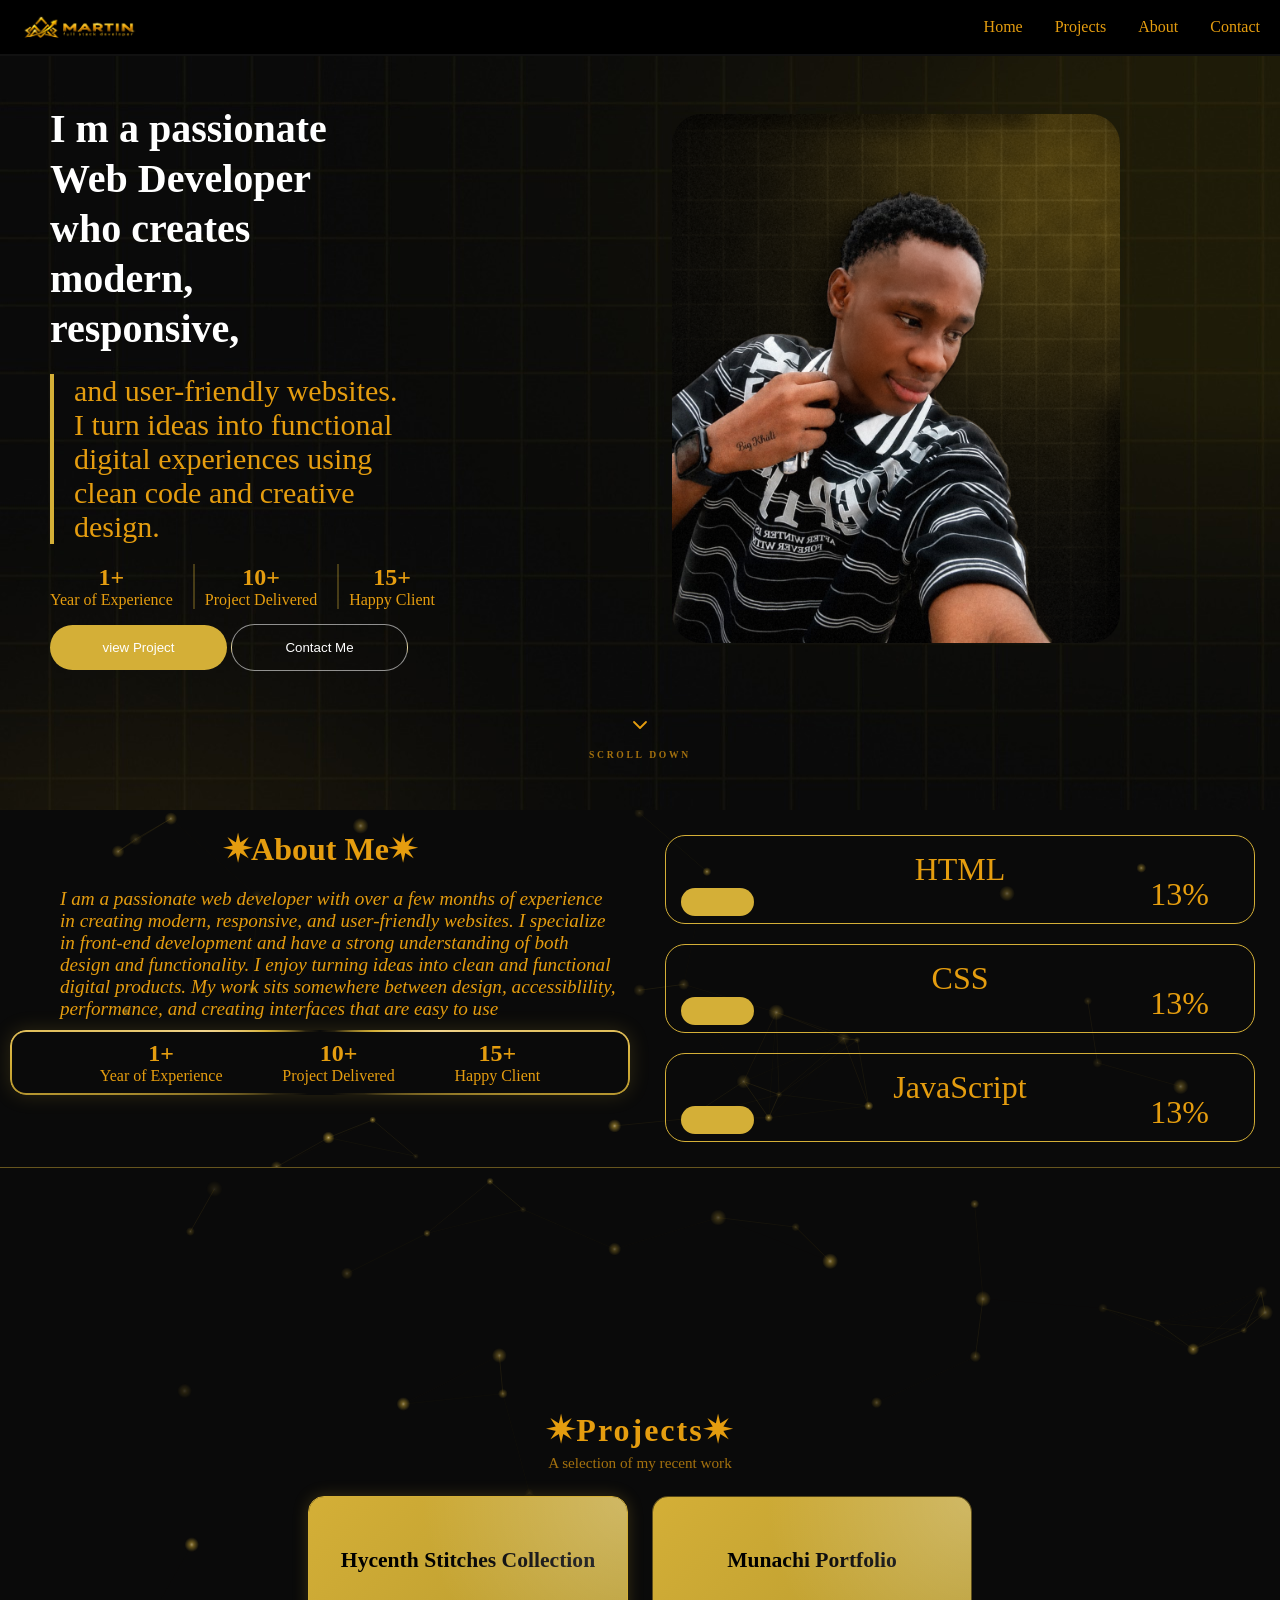
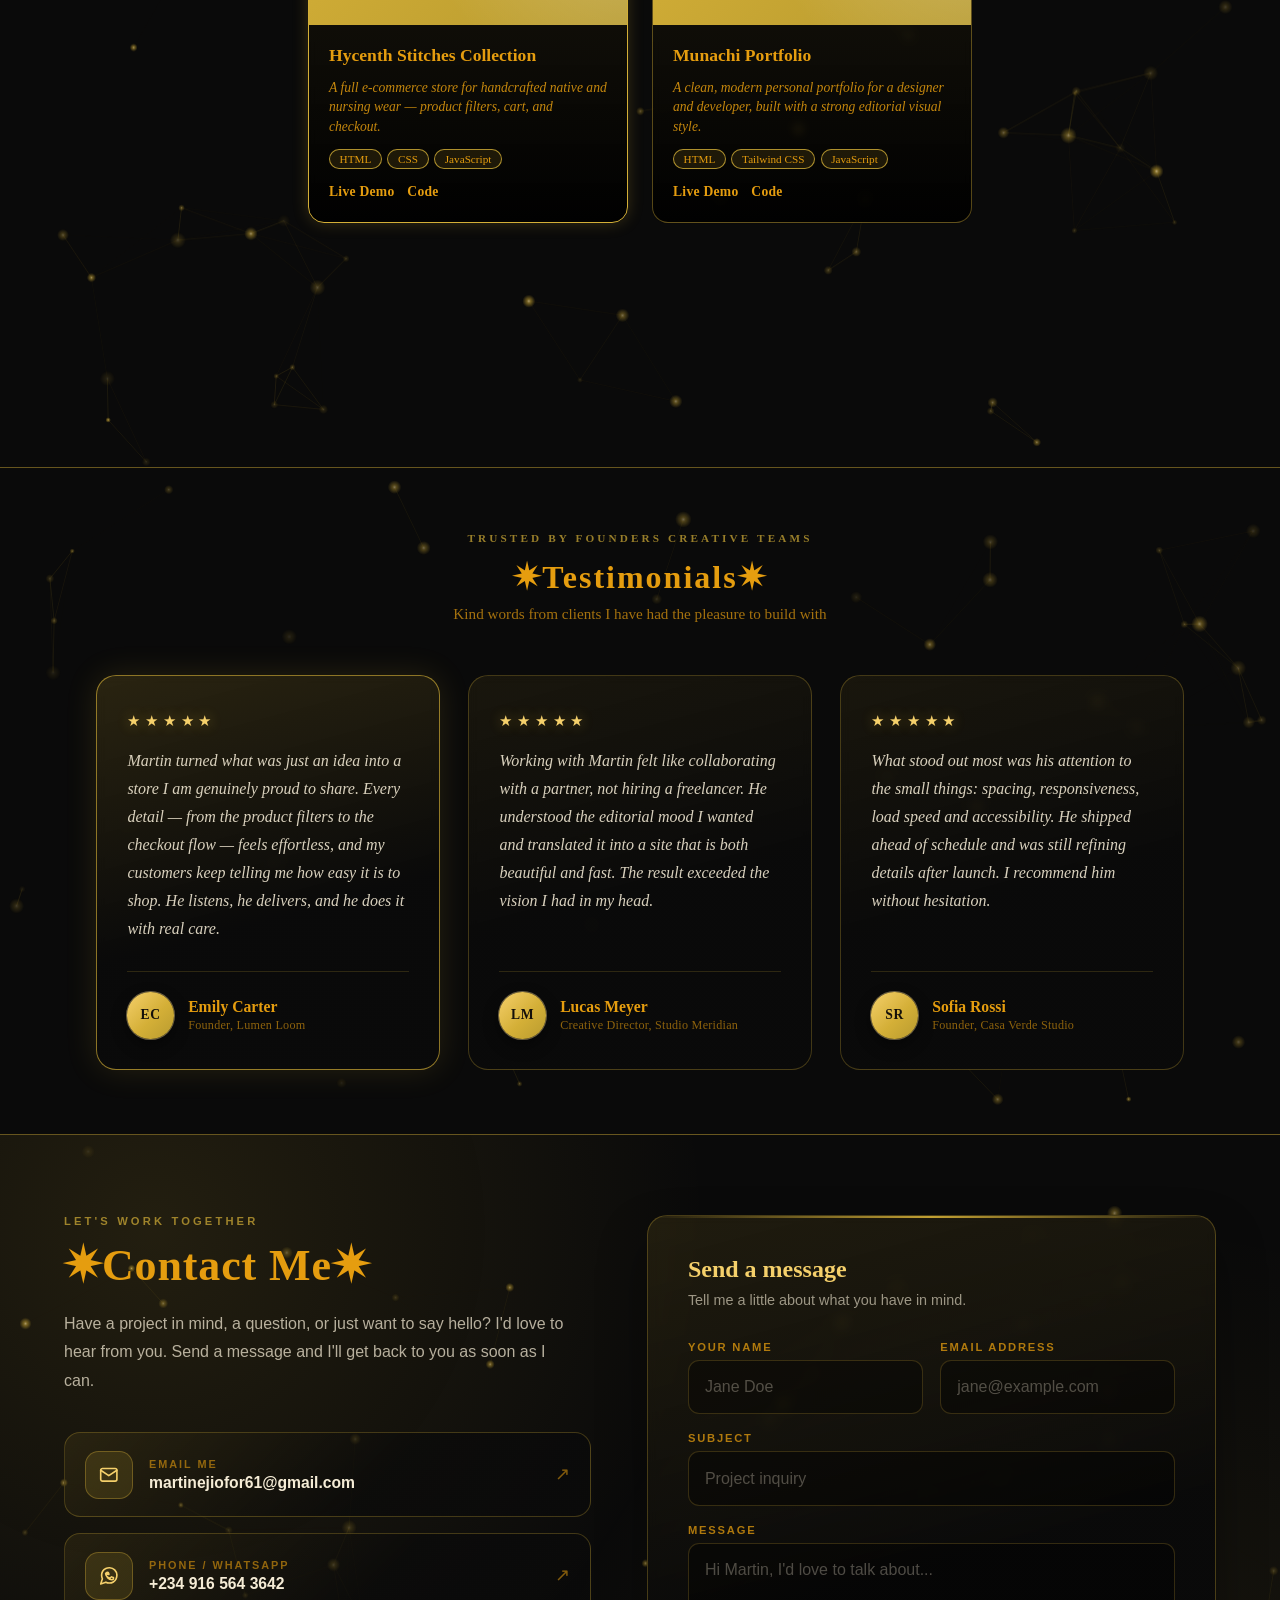
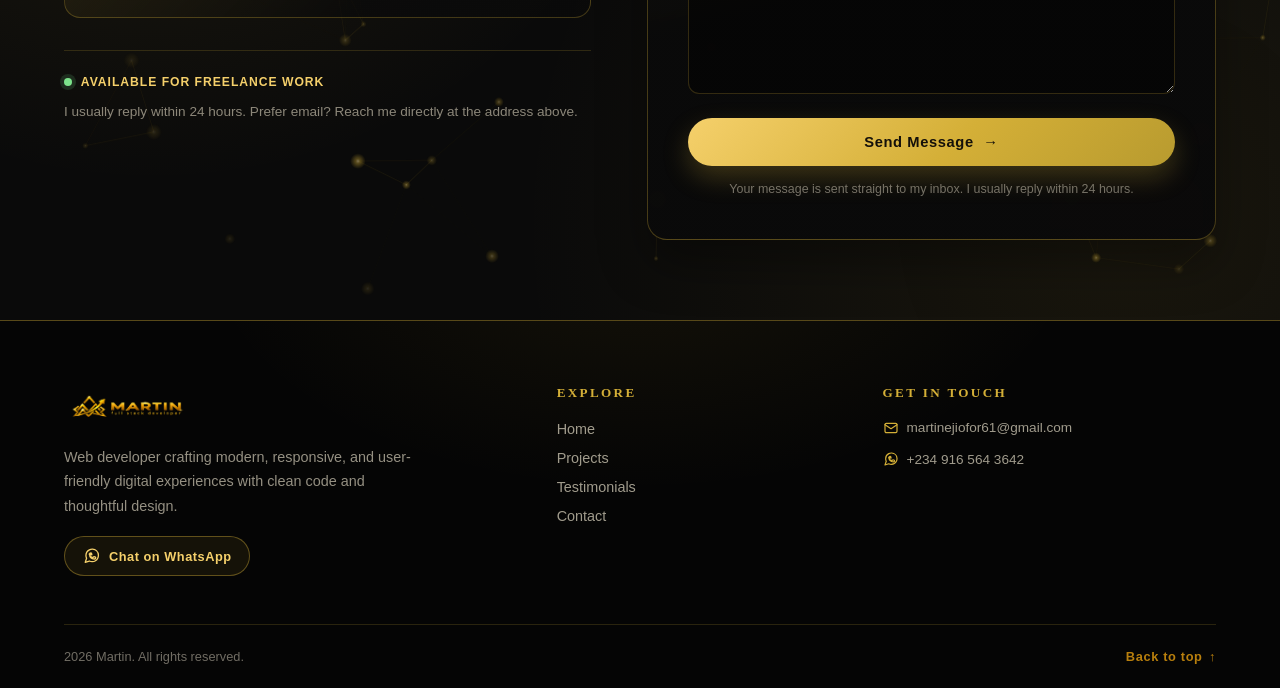
<file: index.html>
<!DOCTYPE html>
<html lang="en">

<head>
    <meta charset="UTF-8">
    <meta name="viewport" content="width=device-width, initial-scale=1.0">
    <meta name="theme-color" content="#0a0a0a">
    <meta name="google-site-verification" content="aFtNFP6BkeqW-nk-s9eWUr2Y7yjaPWf1Fw3OtFznGBI" />
    <title>Martin Ejiofor | Web Developer Portfolio</title>
    <meta name="description" content="Martin Ejiofor is a web developer building modern, responsive, and user-friendly websites. View my projects, skills, and get in touch.">
    <style>
        html, body { background: #0a0a0a; color-scheme: dark; }
        header { background: #111; }
    </style>
    <script>document.documentElement.classList.add("js");</script>
    <link rel="preload" as="image" href="./martin%20logo%20svg.png">
    <link rel="preload" as="image" href="./Photo_realistic_smooth.png" fetchpriority="high">
    <link rel="stylesheet" href="style sheet.css">
</head>

<body>

    <header>
        <nav class="site-nav" aria-label="Main navigation">
            <a href="#Home" class="logo" aria-label="Martin - home">
                <img src="./martin logo svg.png" alt="Martin logo" width="2172" height="724">
            </a>

            <button class="menu-toggle" id="menuToggle" type="button"
                    aria-label="Open navigation menu"
                    aria-expanded="false"
                    aria-controls="navMenu">
                <span></span>
                <span></span>
                <span></span>
            </button>

            <div class="nav-menu" id="navMenu">
                <a href="#Home">Home</a>
                <a href="#Projects">Projects</a>
                <a href="#About">About</a>
                <a href="#Contact">Contact</a>
            </div>
        </nav>
    </header>

    <main>



        

        <section id="Home" class="hero-text">

            <h1>
                I m a passionate Web Developer who creates modern, responsive,
            </h1>

            <p>
                and user-friendly websites. I turn ideas into functional digital
                experiences using clean code and creative design.
            </p>

            <img
                class="hero-image"
                src="./Photo_realistic_smooth.png"
                alt="my profile"
                width="1083"
                height="1280"
                fetchpriority="high"
            >

            <!-- <span class="name"></span> -->

            <div class="months">

                <div class="project">
                    <h2>1+</h2>
                    <p>Year of Experience</p>
                </div>

                <div class="line">
                    <h2>10+</h2>
                    <p>Project Delivered</p>
                </div>

                <div class="line">
                    <h2>15+</h2>
                    <p>Happy Client</p>
                </div>

            </div>

            <div class="button">
                <button id="view">view Project</button>
                <button id="contact">Contact Me</button>
            </div>

            <a href="#About" class="scroll-cue" aria-label="Scroll down to the About Me section">
                <span class="scroll-cue-icon" aria-hidden="true">
                    <svg viewBox="0 0 24 24" fill="none" stroke="currentColor" stroke-width="1.8" stroke-linecap="round" stroke-linejoin="round">
                        <path d="m6 9 6 6 6-6"></path>
                    </svg>
                </span>
                <span class="scroll-cue-label">Scroll Down</span>
            </a>

        </section>


        <section id="About" class="about-section">

            <div class="about-me">

                <h3>✷About Me✷</h3>

                <p>
                    I am a passionate web developer with over a few months of
                    experience in creating modern, responsive, and user-friendly
                    websites. I specialize in front-end development and have a
                    strong understanding of both design and functionality. I
                    enjoy turning ideas into clean and functional digital
                    products. My work sits somewhere between design,
                    accessiblility, performance, and creating interfaces that
                    are easy to use
                </p>


                <div class="lap">

                    <div>
                        <h2>1+</h2>
                        <p>Year of Experience</p>
                    </div>

                    <div>
                        <h2>10+</h2>
                        <p>Project Delivered</p>
                    </div>

                    <div>
                        <h2>15+</h2>
                        <p>Happy Client</p>
                    </div>

                </div>

            </div>


            <div class="progress">

                <div class="html">
                    HTML

                    <div class="progress--fill"></div>

                    <span class="progress--text">0%</span>
                </div>


                <div class="css">
                    CSS

                    <div class="progress--fill"></div>

                    <span class="progress--text">0%</span>
                </div>


                <div class="javascript">
                    JavaScript
                    <div class="progress--fill"></div>

                    <span class="progress--text">0%</span>
                </div>

            </div>

        </section>

        <section id="Projects" class="projects-section">

            <h3>✷Projects✷</h3>
            <p class="projects-subtitle">A selection of my recent work</p>

            <div class="projects-grid">

                <article class="project-card featured">
                    <div class="project-thumb">Hycenth Stitches Collection</div>
                    <div class="project-content">
                        <h4>Hycenth Stitches Collection</h4>
                        <p>
                            A full e-commerce store for handcrafted native and
                            nursing wear — product filters, cart, and checkout.
                        </p>
                        <div class="tags">
                            <span>HTML</span>
                            <span>CSS</span>
                            <span>JavaScript</span>
                        </div>
                        <div class="project-links">
                            <a href="hycenth-collection/index.html" target="_blank" rel="noopener noreferrer">Live Demo</a>
                            <a href="">Code</a>
                        </div>
                    </div>
                </article>

                <!-- <article class="project-card">
                    <div class="project-thumb">Business Landing Page</div>
                    <div class="project-content">
                        <h4>Business Landing Page</h4>
                        <p>
                            A modern, responsive landing page built with clean HTML
                            and CSS, focused on layout and readability.
                        </p>
                        <div class="tags">
                            <span>HTML</span>
                            <span>CSS</span>
                        </div>
                        <div class="project-links">
                            <a href="">Live Demo</a>
                            <a href="">Code</a>
                        </div>
                    </div>
                </article> -->

                <article class="project-card">
                    <div class="project-thumb">Munachi Portfolio</div>
                    <div class="project-content">
                        <h4>Munachi Portfolio</h4>
                        <p>
                            A clean, modern personal portfolio for a designer and
                            developer, built with a strong editorial visual style.
                        </p>
                        <div class="tags">
                            <span>HTML</span>
                            <span>Tailwind CSS</span>
                            <span>JavaScript</span>
                        </div>
                        <div class="project-links">
                            <a href="munachi/index.html" target="_blank" rel="noopener noreferrer">Live Demo</a>
                            <a href="">Code</a>
                        </div>
                    </div>
                </article>

            </div>

        </section>


        <section id="Testimonials" class="testimonials-section">

            <p class="testimonials-eyebrow">Trusted by founders creative teams</p>
            <h3>✷Testimonials✷</h3>
            <p class="testimonials-subtitle">Kind words from clients I have had the pleasure to build with</p>

            <div class="testimonials-grid">

                <article class="testimonial-card featured">
                    <span class="testimonial-mark" aria-hidden="true"></span>
                    <div class="testimonial-stars" aria-label="Rated 5 out of 5">
                        <span>★</span><span>★</span><span>★</span><span>★</span><span>★</span>
                    </div>
                    <blockquote>
                        Martin turned what was just an idea into a store I am
                        genuinely proud to share. Every detail — from the product
                        filters to the checkout flow — feels effortless, and my
                        customers keep telling me how easy it is to shop. He
                        listens, he delivers, and he does it with real care.
                    </blockquote>
                    <footer class="testimonial-author">
                        <div class="testimonial-avatar" aria-hidden="true">EC</div>
                        <div>
                            <h4>Emily Carter</h4>
                            <p>Founder, Lumen Loom</p>
                        </div>
                    </footer>
                </article>

                <article class="testimonial-card">
                    <span class="testimonial-mark" aria-hidden="true"></span>
                    <div class="testimonial-stars" aria-label="Rated 5 out of 5">
                        <span>★</span><span>★</span><span>★</span><span>★</span><span>★</span>
                    </div>
                    <blockquote>
                        Working with Martin felt like collaborating with a
                        partner, not hiring a freelancer. He understood the
                        editorial mood I wanted and translated it into a site
                        that is both beautiful and fast. The result exceeded the
                        vision I had in my head.
                    </blockquote>
                    <footer class="testimonial-author">
                        <div class="testimonial-avatar" aria-hidden="true">LM</div>
                        <div>
                            <h4>Lucas Meyer</h4>
                            <p>Creative Director, Studio Meridian</p>
                        </div>
                    </footer>
                </article>

                <article class="testimonial-card">
                    <span class="testimonial-mark" aria-hidden="true"></span>
                    <div class="testimonial-stars" aria-label="Rated 5 out of 5">
                        <span>★</span><span>★</span><span>★</span><span>★</span><span>★</span>
                    </div>
                    <blockquote>
                        What stood out most was his attention to the small
                        things: spacing, responsiveness, load speed and
                        accessibility. He shipped ahead of schedule and was
                        still refining details after launch. I recommend him
                        without hesitation.
                    </blockquote>
                    <footer class="testimonial-author">
                        <div class="testimonial-avatar" aria-hidden="true">SR</div>
                        <div>
                            <h4>Sofia Rossi</h4>
                            <p>Founder, Casa Verde Studio</p>
                        </div>
                    </footer>
                </article>

            </div>

        </section>

        <section id="Contact" class="contact-section">

            <div class="contact-container">

                <div class="contact-intro">

                    <p class="contact-eyebrow">Let's work together</p>
                    <h3>✷Contact Me✷</h3>
                    <p class="contact-lead">
                        Have a project in mind, a question, or just want to say
                        hello? I'd love to hear from you. Send a message and I'll
                        get back to you as soon as I can.
                    </p>

                    <div class="contact-cards">

                        <a class="contact-card" href="mailto:martinejiofor61@gmail.com">
                            <span class="contact-icon" aria-hidden="true">
                                <svg viewBox="0 0 24 24" fill="none" stroke="currentColor" stroke-width="1.8" stroke-linecap="round" stroke-linejoin="round">
                                    <rect x="3" y="5" width="18" height="14" rx="2"></rect>
                                    <path d="m3 7 9 6 9-6"></path>
                                </svg>
                            </span>
                            <span class="contact-card-text">
                                <span class="contact-card-label">Email me</span>
                                <span class="contact-card-value">martinejiofor61@gmail.com</span>
                            </span>
                            <span class="contact-card-arrow" aria-hidden="true">↗</span>
                        </a>

                        <a class="contact-card contact-card-wa"
                           href="https://wa.me/2349165643642"
                           target="_blank"
                           rel="noopener noreferrer"
                           aria-label="Chat with Martin on WhatsApp at +234 916 564 3642">
                            <span class="contact-icon" aria-hidden="true">
                                <svg viewBox="0 0 24 24" fill="none" stroke="currentColor" stroke-width="1.8" stroke-linecap="round" stroke-linejoin="round">
                                    <path d="M21 11.5a8.38 8.38 0 0 1-.9 3.8 8.5 8.5 0 0 1-7.6 4.7 8.38 8.38 0 0 1-3.8-.9L3 21l1.9-5.7a8.38 8.38 0 0 1-.9-3.8 8.5 8.5 0 0 1 4.7-7.6 8.38 8.38 0 0 1 3.8-.9h.5a8.48 8.48 0 0 1 8 8v.5z"></path>
                                    <path d="M8.5 9.5c.4 2.4 2.6 4.6 5 5l1.2-1.2c.2-.2.5-.2.7-.1l1.5.7c.2.1.4.4.4.6 0 1-.8 1.9-1.8 1.9-3.6-.2-6.4-3-6.6-6.6 0-1 .9-1.8 1.9-1.8.2 0 .5.2.6.4l.7 1.5c.1.2.1.5-.1.7L8.5 9.5z"></path>
                                </svg>
                            </span>
                            <span class="contact-card-text">
                                <span class="contact-card-label">Phone / WhatsApp</span>
                                <span class="contact-card-value">+234 916 564 3642</span>
                            </span>
                            <span class="contact-card-arrow" aria-hidden="true">↗</span>
                        </a>

                    </div>

                    <div class="contact-meta">
                        <span class="contact-status">
                            <span class="status-dot" aria-hidden="true"></span>
                            Available for freelance work
                        </span>
                        <p>I usually reply within 24 hours. Prefer email? Reach me directly at the address above.</p>
                    </div>

                </div>

                <form class="contact-form"
                      id="contactForm"
                      action="https://formsubmit.co/martinejiofor61@gmail.com"
                      method="POST"
                      accept-charset="utf-8">

                    <div class="form-heading">
                        <h4>Send a message</h4>
                        <p>Tell me a little about what you have in mind.</p>
                    </div>

                    <input type="hidden" name="_subject" value="New message from Martin's portfolio">
                    <input type="hidden" name="_template" value="table">
                    <input type="hidden" name="_captcha" value="false">

                    <div class="form-grid">

                        <div class="form-field">
                            <label for="contact-name">Your name</label>
                            <input id="contact-name" name="name" type="text" placeholder="Jane Doe" autocomplete="name" required>
                        </div>

                        <div class="form-field">
                            <label for="contact-email">Email address</label>
                            <input id="contact-email" name="email" type="email" placeholder="jane@example.com" autocomplete="email" required>
                        </div>

                        <div class="form-field span-2">
                            <label for="contact-subject">Subject</label>
                            <input id="contact-subject" name="subject" type="text" placeholder="Project inquiry">
                        </div>

                        <div class="form-field span-2">
                            <label for="contact-message">Message</label>
                            <textarea id="contact-message" name="message" rows="5" placeholder="Hi Martin, I'd love to talk about..." required></textarea>
                        </div>

                    </div>

                    <button type="submit" class="contact-submit">
                        Send Message
                        <span aria-hidden="true">→</span>
                    </button>

                    <p class="form-note" id="formNote" role="status" aria-live="polite">
                        Your message is sent straight to my inbox. I usually reply within 24 hours.
                    </p>

                </form>

            </div>

        </section>

    </main>

    <footer class="site-footer">

        <div class="footer-container">

            <div class="footer-brand">
                <a href="#Home" class="footer-logo" aria-label="Martin — back to home">
                    <img src="./martin logo svg.png" alt="Martin logo" width="217" height="72" loading="lazy">
                </a>
                <p class="footer-tagline">
                    Web developer crafting modern, responsive, and user-friendly
                    digital experiences with clean code and thoughtful design.
                </p>
                <a class="footer-wa"
                   href="https://wa.me/2349165643642"
                   target="_blank"
                   rel="noopener noreferrer">
                    <svg viewBox="0 0 24 24" fill="none" stroke="currentColor" stroke-width="1.8" stroke-linecap="round" stroke-linejoin="round" aria-hidden="true">
                        <path d="M21 11.5a8.38 8.38 0 0 1-.9 3.8 8.5 8.5 0 0 1-7.6 4.7 8.38 8.38 0 0 1-3.8-.9L3 21l1.9-5.7a8.38 8.38 0 0 1-.9-3.8 8.5 8.5 0 0 1 4.7-7.6 8.38 8.38 0 0 1 3.8-.9h.5a8.48 8.48 0 0 1 8 8v.5z"></path>
                        <path d="M8.5 9.5c.4 2.4 2.6 4.6 5 5l1.2-1.2c.2-.2.5-.2.7-.1l1.5.7c.2.1.4.4.4.6 0 1-.8 1.9-1.8 1.9-3.6-.2-6.4-3-6.6-6.6 0-1 .9-1.8 1.9-1.8.2 0 .5.2.6.4l.7 1.5c.1.2.1.5-.1.7L8.5 9.5z"></path>
                    </svg>
                    <span>Chat on WhatsApp</span>
                </a>
            </div>

            <nav class="footer-col" aria-label="Footer navigation">
                <h4>Explore</h4>
                <ul>
                    <li><a href="#Home">Home</a></li>
                    <li><a href="#Projects">Projects</a></li>
                    <li><a href="#Testimonials">Testimonials</a></li>
                    <li><a href="#Contact">Contact</a></li>
                </ul>
            </nav>

            <div class="footer-col">
                <h4>Get in touch</h4>
                <ul class="footer-contact">
                    <li>
                        <a href="mailto:martinejiofor61@gmail.com">
                            <svg viewBox="0 0 24 24" fill="none" stroke="currentColor" stroke-width="1.8" stroke-linecap="round" stroke-linejoin="round" aria-hidden="true">
                                <rect x="3" y="5" width="18" height="14" rx="2"></rect>
                                <path d="m3 7 9 6 9-6"></path>
                            </svg>
                            martinejiofor61@gmail.com
                        </a>
                    </li>
                    <li>
                        <a href="https://wa.me/2349165643642" target="_blank" rel="noopener noreferrer">
                            <svg viewBox="0 0 24 24" fill="none" stroke="currentColor" stroke-width="1.8" stroke-linecap="round" stroke-linejoin="round" aria-hidden="true">
                                <path d="M21 11.5a8.38 8.38 0 0 1-.9 3.8 8.5 8.5 0 0 1-7.6 4.7 8.38 8.38 0 0 1-3.8-.9L3 21l1.9-5.7a8.38 8.38 0 0 1-.9-3.8 8.5 8.5 0 0 1 4.7-7.6 8.38 8.38 0 0 1 3.8-.9h.5a8.48 8.48 0 0 1 8 8v.5z"></path>
                                <path d="M8.5 9.5c.4 2.4 2.6 4.6 5 5l1.2-1.2c.2-.2.5-.2.7-.1l1.5.7c.2.1.4.4.4.6 0 1-.8 1.9-1.8 1.9-3.6-.2-6.4-3-6.6-6.6 0-1 .9-1.8 1.9-1.8.2 0 .5.2.6.4l.7 1.5c.1.2.1.5-.1.7L8.5 9.5z"></path>
                            </svg>
                            +234 916 564 3642
                        </a>
                    </li>
                </ul>
            </div>

        </div>

        <div class="footer-bottom">
            <p><span id="year">2026</span> Martin. All rights reserved.</p>
            <a href="#Home" class="back-to-top">Back to top <span aria-hidden="true">↑</span></a>
        </div>

    </footer>


    <script>
      (function () {
        const skills = [
          { selector: ".html", target: 80 },
          { selector: ".css", target: 75 },
          { selector: ".javascript", target: 70 },
        ];

        const reduceMotion = window.matchMedia(
          "(prefers-reduced-motion: reduce)"
        ).matches;
        const progress = document.querySelector(".progress");

        if (!progress) return;

        const frames = [];

        function setSkill(skill, value) {
          const el = document.querySelector(skill.selector);
          if (!el) return;
          el.querySelector(".progress--fill").style.width = value + "%";
          el.querySelector(".progress--text").textContent = value + "%";
        }

        function cancel(index) {
          if (frames[index]) cancelAnimationFrame(frames[index]);
          frames[index] = 0;
        }

        function animate(skill, index) {
          cancel(index);
          setSkill(skill, 0);

          const duration = skill.target * 30;
          const startTime = performance.now();

          function tick(now) {
            const value = Math.min(
              skill.target,
              Math.round(((now - startTime) / duration) * skill.target)
            );
            setSkill(skill, value);
            if (value < skill.target) {
              frames[index] = requestAnimationFrame(tick);
            } else {
              frames[index] = 0;
            }
          }

          frames[index] = requestAnimationFrame(tick);
        }

        function reset(skill, index) {
          cancel(index);
          setSkill(skill, 0);
        }

        if (reduceMotion || !("IntersectionObserver" in window)) {
          skills.forEach(function (skill) {
            setSkill(skill, skill.target);
          });
          return;
        }

        let visible = false;
        const observer = new IntersectionObserver(
          function (entries) {
            const isIntersecting = entries.some(function (entry) {
              return entry.isIntersecting;
            });

            if (isIntersecting === visible) return;
            visible = isIntersecting;

            skills.forEach(function (skill, index) {
              if (isIntersecting) {
                animate(skill, index);
              } else {
                reset(skill, index);
              }
            });
          },
          { threshold: 0.2 }
        );

        observer.observe(progress);
      })();
    </script>

    <script>
      (function () {
        const sections = document.querySelectorAll(
          ".about-section, .projects-section, .testimonials-section, .contact-section"
        );
        const reduceMotion = window.matchMedia(
          "(prefers-reduced-motion: reduce)"
        ).matches;

        if (!sections.length || reduceMotion) return;

        const GOLD = "212, 175, 55";
        const isMobile = window.matchMedia(
          "(max-width: 768px), (pointer: coarse)"
        ).matches;
        const LINK_DISTANCE = isMobile ? 100 : 130;
        const dpr = Math.min(window.devicePixelRatio || 1, isMobile ? 1.5 : 2);

        const sprite = (function () {
          const size = 64;
          const canvas = document.createElement("canvas");
          canvas.width = canvas.height = size;
          const ctx = canvas.getContext("2d");
          const gradient = ctx.createRadialGradient(
            size / 2,
            size / 2,
            0,
            size / 2,
            size / 2,
            size / 2
          );
          gradient.addColorStop(0, "rgba(255, 231, 170, 1)");
          gradient.addColorStop(0.3, "rgba(" + GOLD + ", 0.75)");
          gradient.addColorStop(1, "rgba(" + GOLD + ", 0)");
          ctx.fillStyle = gradient;
          ctx.fillRect(0, 0, size, size);
          return canvas;
        })();

        const scenes = [];

        function makeParticle(width, height) {
          return {
            x: Math.random() * width,
            y: Math.random() * height,
            vx: (Math.random() - 0.5) * 0.22,
            vy: (Math.random() - 0.5) * 0.22,
            size: 5 + Math.random() * 12,
            alpha: 0.25 + Math.random() * 0.5,
            phase: Math.random() * Math.PI * 2,
            speed: 0.4 + Math.random() * 0.8,
          };
        }

        function resize(scene) {
          const rect = scene.section.getBoundingClientRect();
          const width = Math.max(1, Math.round(rect.width));
          const height = Math.max(1, Math.round(rect.height));
          const bitmapWidth = Math.round(width * dpr);
          const bitmapHeight = Math.round(height * dpr);

          if (
            scene.width === width &&
            scene.height === height &&
            scene.canvas.width === bitmapWidth &&
            scene.canvas.height === bitmapHeight
          ) {
            return;
          }

          const oldWidth = scene.width;
          const oldHeight = scene.height;

          scene.width = width;
          scene.height = height;
          scene.canvas.width = bitmapWidth;
          scene.canvas.height = bitmapHeight;
          scene.ctx.setTransform(dpr, 0, 0, dpr, 0, 0);

          const count = Math.min(
            isMobile ? 32 : 85,
            Math.max(
              isMobile ? 18 : 26,
              Math.round((width * height) / (isMobile ? 26000 : 16000))
            )
          );

          if (scene.particles.length && oldWidth > 1 && oldHeight > 1) {
            const scaleX = width / oldWidth;
            const scaleY = height / oldHeight;

            scene.particles.forEach(function (particle) {
              particle.x *= scaleX;
              particle.y *= scaleY;
            });

            while (scene.particles.length < count) {
              scene.particles.push(makeParticle(width, height));
            }

            if (scene.particles.length > count) {
              scene.particles.length = count;
            }
          } else {
            scene.particles = Array.from({ length: count }, function () {
              return makeParticle(width, height);
            });
          }
        }

        sections.forEach(function (section) {
          const canvas = document.createElement("canvas");
          canvas.className = "section-bg";
          canvas.setAttribute("aria-hidden", "true");
          section.appendChild(canvas);

          const scene = {
            section: section,
            canvas: canvas,
            ctx: canvas.getContext("2d"),
            particles: [],
            width: 1,
            height: 1,
            visible: true,
          };

          scenes.push(scene);
          resize(scene);
        });

        if ("ResizeObserver" in window) {
          let resizePending = false;

          const resizeObserver = new ResizeObserver(function () {
            if (resizePending) return;
            resizePending = true;

            requestAnimationFrame(function () {
              resizePending = false;
              scenes.forEach(resize);
            });
          });

          scenes.forEach(function (scene) {
            resizeObserver.observe(scene.section);
          });
        }

        if ("IntersectionObserver" in window) {
          const visibilityObserver = new IntersectionObserver(
            function (entries) {
              entries.forEach(function (entry) {
                const scene = scenes.find(function (item) {
                  return item.section === entry.target;
                });
                if (scene) scene.visible = entry.isIntersecting;
              });

              syncRunning();
            },
            { rootMargin: "200px" }
          );

          scenes.forEach(function (scene) {
            visibilityObserver.observe(scene.section);
          });
        }

        let last = performance.now();
        let frameId = 0;
        let running = false;

        function start() {
          if (running || document.hidden) return;
          running = true;
          last = performance.now();
          frameId = requestAnimationFrame(draw);
        }

        function stop() {
          running = false;
          if (frameId) cancelAnimationFrame(frameId);
          frameId = 0;
        }

        function syncRunning() {
          const hasVisibleScene = scenes.some(function (scene) {
            return scene.visible;
          });

          if (hasVisibleScene && !document.hidden) {
            start();
          } else {
            stop();
          }
        }

        function draw(now) {
          const delta = Math.min(64, now - last) / 16.667;
          last = now;
          const time = now / 1000;

          scenes.forEach(function (scene) {
            if (!scene.visible) return;

            const ctx = scene.ctx;
            const width = scene.width;
            const height = scene.height;
            const particles = scene.particles;

            ctx.clearRect(0, 0, width, height);

            for (let i = 0; i < particles.length; i++) {
              const particle = particles[i];
              particle.x += particle.vx * delta;
              particle.y += particle.vy * delta;

              if (particle.x < -30) particle.x = width + 30;
              if (particle.x > width + 30) particle.x = -30;
              if (particle.y < -30) particle.y = height + 30;
              if (particle.y > height + 30) particle.y = -30;
            }

            ctx.lineWidth = 1;

            for (let i = 0; i < particles.length; i++) {
              const a = particles[i];

              for (let j = i + 1; j < particles.length; j++) {
                const b = particles[j];
                const dx = a.x - b.x;
                const dy = a.y - b.y;
                const distanceSq = dx * dx + dy * dy;

                if (distanceSq < LINK_DISTANCE * LINK_DISTANCE) {
                  const distance = Math.sqrt(distanceSq);
                  const alpha = (1 - distance / LINK_DISTANCE) * 0.14;
                  ctx.strokeStyle = "rgba(" + GOLD + ", " + alpha + ")";
                  ctx.beginPath();
                  ctx.moveTo(a.x, a.y);
                  ctx.lineTo(b.x, b.y);
                  ctx.stroke();
                }
              }
            }

            for (let i = 0; i < particles.length; i++) {
              const particle = particles[i];
              const twinkle =
                0.65 + Math.sin(time * particle.speed + particle.phase) * 0.35;
              ctx.globalAlpha = particle.alpha * twinkle;
              ctx.drawImage(
                sprite,
                particle.x - particle.size / 2,
                particle.y - particle.size / 2,
                particle.size,
                particle.size
              );
            }

            ctx.globalAlpha = 1;
          });

          if (running) frameId = requestAnimationFrame(draw);
        }

        syncRunning();

        document.addEventListener("visibilitychange", function () {
          if (document.hidden) {
            stop();
          } else {
            syncRunning();
          }
        });
      })();
    </script>

    <script>
      (function () {
        const cards = document.querySelectorAll(".testimonial-card");
        if (!cards.length) return;

        const reduceMotion = window.matchMedia(
          "(prefers-reduced-motion: reduce)"
        ).matches;

        if (reduceMotion || !("IntersectionObserver" in window)) {
          cards.forEach(function (card) {
            card.classList.add("in-view");
          });
          return;
        }

        const revealObserver = new IntersectionObserver(
          function (entries, observer) {
            entries.forEach(function (entry) {
              if (entry.isIntersecting) {
                entry.target.classList.add("in-view");
                observer.unobserve(entry.target);
              }
            });
          },
          { threshold: 0.2 }
        );

        cards.forEach(function (card) {
          revealObserver.observe(card);
        });
      })();
    </script>

    <script>
      (function () {
        const reduceMotion = window.matchMedia(
          "(prefers-reduced-motion: reduce)"
        ).matches;

        const contactSection = document.querySelector(".contact-section");

        if (contactSection) {
          if (reduceMotion || !("IntersectionObserver" in window)) {
            contactSection.classList.add("in-view");
          } else {
            const revealObserver = new IntersectionObserver(
              function (entries, observer) {
                entries.forEach(function (entry) {
                  if (entry.isIntersecting) {
                    entry.target.classList.add("in-view");
                    observer.unobserve(entry.target);
                  }
                });
              },
              { threshold: 0.15 }
            );

            revealObserver.observe(contactSection);
          }
        }

        const form = document.getElementById("contactForm");
        const note = document.getElementById("formNote");

        if (form) {
          const submitButton = form.querySelector(".contact-submit");
          const submitMarkup = submitButton ? submitButton.innerHTML : "";

          form.addEventListener("submit", async function (event) {
            event.preventDefault();

            if (!form.checkValidity()) {
              form.reportValidity();
              return;
            }

            const name = document.getElementById("contact-name").value.trim();
            const email = document.getElementById("contact-email").value.trim();
            const subjectField = document.getElementById("contact-subject");
            const subject = subjectField ? subjectField.value.trim() : "";
            const message = document
              .getElementById("contact-message")
              .value.trim();

            if (submitButton) {
              submitButton.disabled = true;
              submitButton.classList.add("is-sending");
              submitButton.innerHTML =
                'Sending <span aria-hidden="true">…</span>';
            }

            if (note) {
              note.textContent = "Sending your message…";
              note.classList.remove("is-active", "is-error");
            }

            const controller = new AbortController();
            const timeout = setTimeout(function () {
              controller.abort();
            }, 15000);

            try {
              const response = await fetch(
                "https://formsubmit.co/ajax/martinejiofor61@gmail.com",
                {
                  method: "POST",
                  headers: {
                    "Content-Type": "application/json",
                    Accept: "application/json",
                  },
                  body: JSON.stringify({
                    name: name,
                    email: email,
                    subject: subject,
                    message: message,
                    _subject:
                      subject || "New message from Martin's portfolio",
                    _template: "table",
                    _url: location.href,
                  }),
                  signal: controller.signal,
                }
              );

              const data = await response.json().catch(function () {
                return {};
              });

              if (String(data.success) !== "true") {
                throw new Error(data.message || "send failed");
              }

              form.reset();

              if (note) {
                note.textContent =
                  "Thank you! Your message has been sent. I'll get back to you soon.";
                note.classList.add("is-active");
              }
            } catch (error) {
              const mailSubject = encodeURIComponent(
                subject || "Website enquiry from " + name
              );
              const mailBody = encodeURIComponent(
                "Name: " + name + "\nEmail: " + email + "\n\n" + message
              );
              window.location.href =
                "mailto:martinejiofor61@gmail.com?subject=" +
                mailSubject +
                "&body=" +
                mailBody;

              if (note) {
                note.innerHTML =
                  'Opening your email app instead. If nothing opens, email <a href="mailto:martinejiofor61@gmail.com">martinejiofor61@gmail.com</a> directly.';
                note.classList.add("is-error");
              }
            } finally {
              clearTimeout(timeout);

              if (submitButton) {
                submitButton.disabled = false;
                submitButton.classList.remove("is-sending");
                submitButton.innerHTML = submitMarkup;
              }
            }
          });
        }

        const year = document.getElementById("year");
        if (year) year.textContent = new Date().getFullYear();

        const projectsSection = document.querySelector(".projects-section");
        const viewButton = document.getElementById("view");
        if (viewButton && projectsSection) {
          viewButton.addEventListener("click", function () {
            projectsSection.scrollIntoView({
              behavior: reduceMotion ? "auto" : "smooth",
              block: "start",
            });
          });
        }

        const contactButton = document.getElementById("contact");
        if (contactButton && contactSection) {
          contactButton.addEventListener("click", function () {
            contactSection.scrollIntoView({
              behavior: reduceMotion ? "auto" : "smooth",
              block: "start",
            });
          });
        }

        const menuToggle = document.getElementById("menuToggle");
        const navMenu = document.getElementById("navMenu");

        if (menuToggle && navMenu) {
          const mobileMenu = window.matchMedia("(max-width: 768px)");

          const closeMenu = function () {
            navMenu.classList.remove("is-open");
            menuToggle.classList.remove("is-open");
            menuToggle.setAttribute("aria-expanded", "false");
            menuToggle.setAttribute("aria-label", "Open navigation menu");
            document.body.classList.remove("menu-open");
          };

          menuToggle.addEventListener("click", function () {
            const isOpen = navMenu.classList.toggle("is-open");
            menuToggle.classList.toggle("is-open", isOpen);
            menuToggle.setAttribute("aria-expanded", String(isOpen));
            menuToggle.setAttribute(
              "aria-label",
              isOpen ? "Close navigation menu" : "Open navigation menu"
            );
            document.body.classList.toggle(
              "menu-open",
              isOpen && mobileMenu.matches
            );
          });

          navMenu.querySelectorAll("a").forEach(function (link) {
            link.addEventListener("click", closeMenu);
          });

          document.addEventListener("keydown", function (event) {
            if (event.key === "Escape") closeMenu();
          });

          document.addEventListener("click", function (event) {
            if (
              navMenu.classList.contains("is-open") &&
              !navMenu.contains(event.target) &&
              !menuToggle.contains(event.target)
            ) {
              closeMenu();
            }
          });

          window.addEventListener("resize", function () {
            if (!mobileMenu.matches) closeMenu();
          });
        }

        const siteHeader = document.querySelector("header");
        const setHeaderOffset = function () {
          if (!siteHeader) return;
          const height =
            Math.round(siteHeader.getBoundingClientRect().height) + "px";
          if (
            document.documentElement.style.getPropertyValue(
              "--header-height"
            ) !== height
          ) {
            document.documentElement.style.setProperty(
              "--header-height",
              height
            );
          }
        };
        setHeaderOffset();
        window.addEventListener("load", setHeaderOffset);
        window.addEventListener("resize", setHeaderOffset);
        window.addEventListener("orientationchange", setHeaderOffset);
        if (window.visualViewport) {
          window.visualViewport.addEventListener("resize", setHeaderOffset);
        }
      })();
    </script>

</body>

</html>
</file>
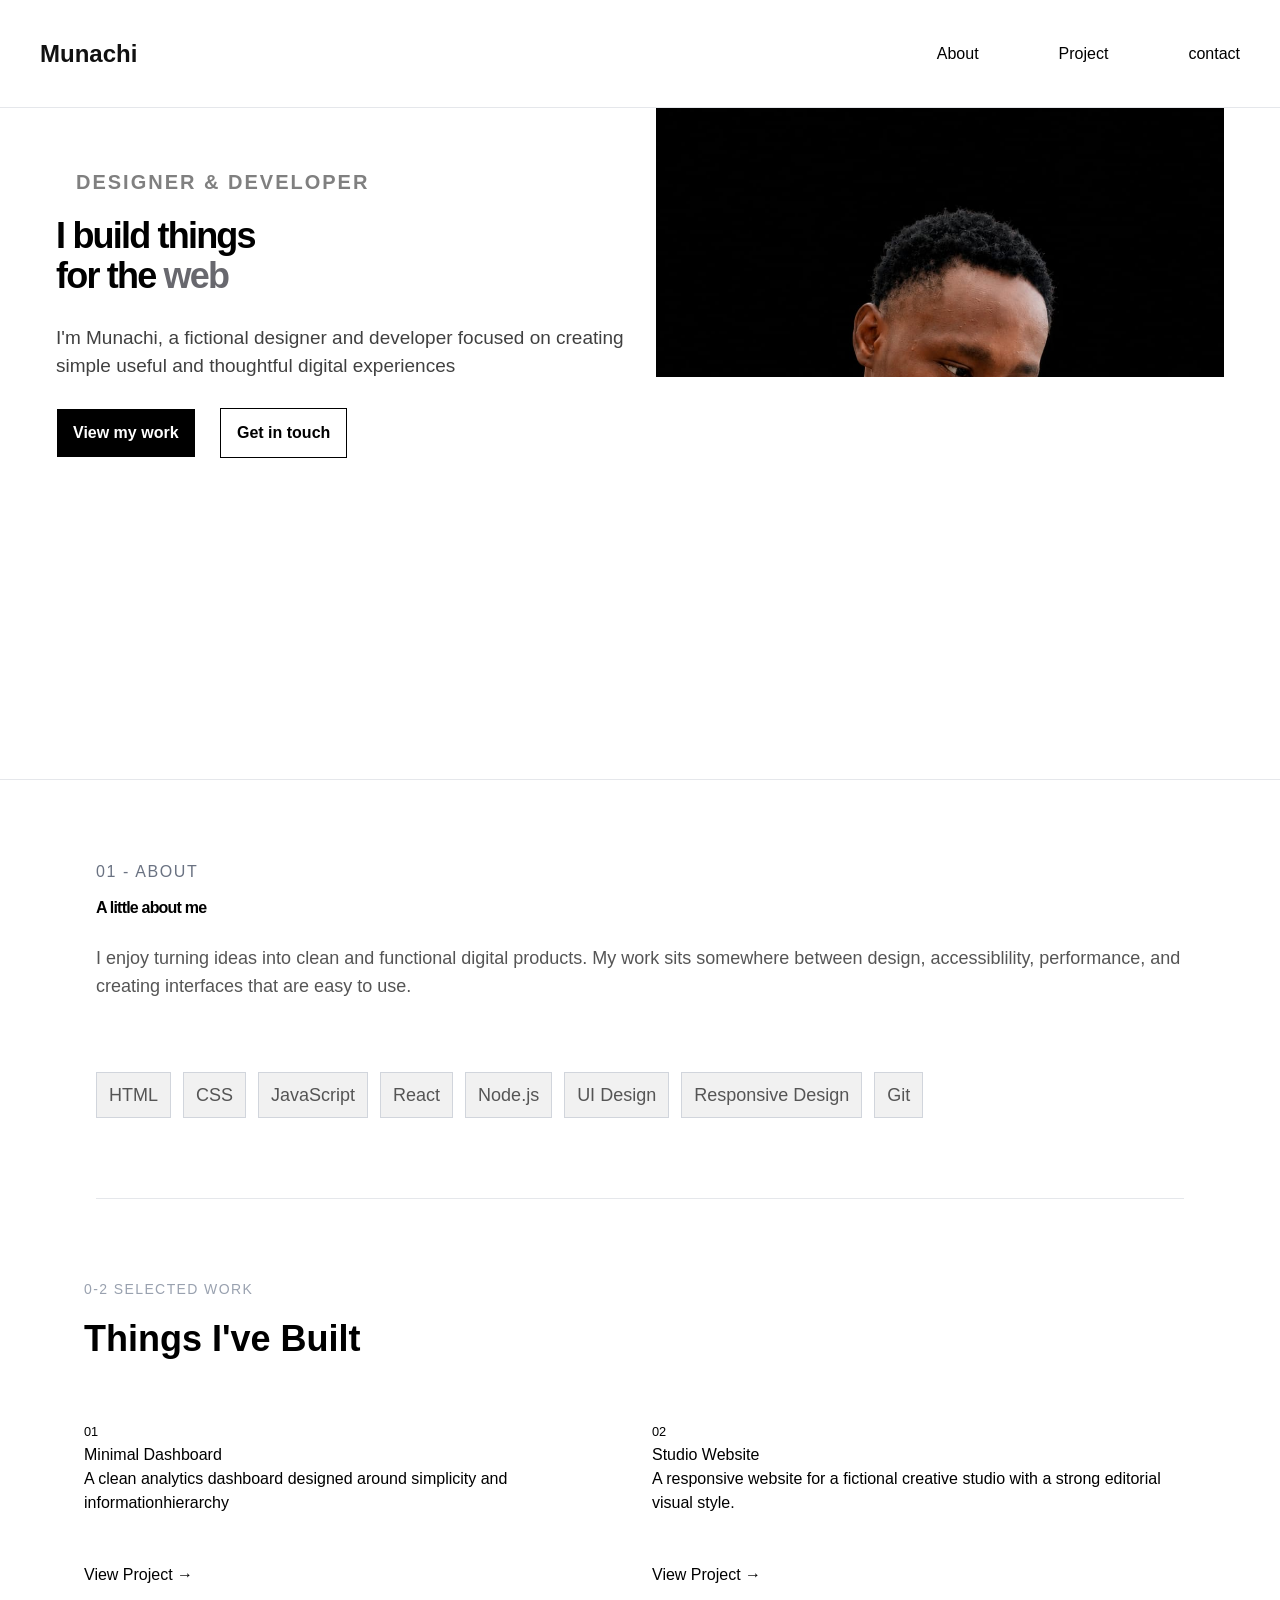
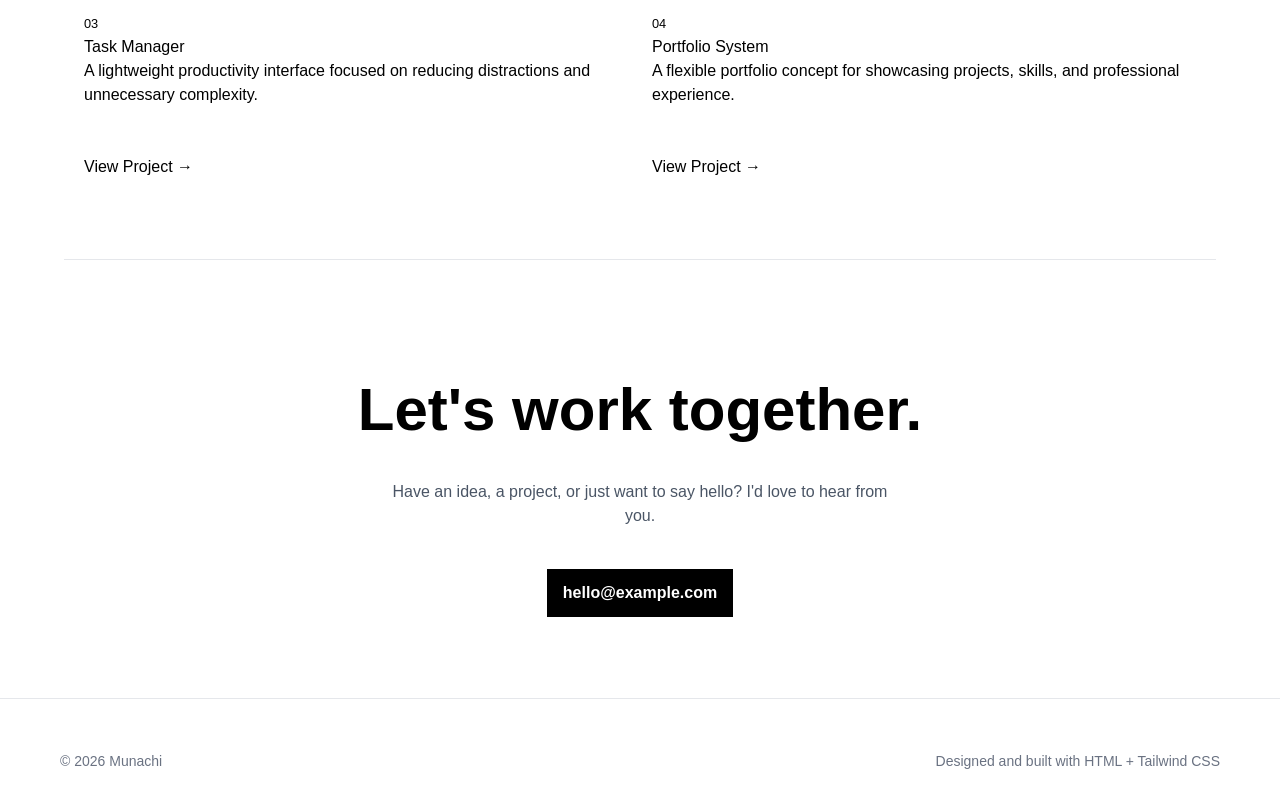
<file: munachi/index.html>
<!doctype html>
<html lang="en">
  <head>
    <meta charset="UTF-8" />
    <link rel="icon" type="image/svg+xml" href="./favicon.svg" />
    <meta name="viewport" content="width=device-width, initial-scale=1.0" />
    <title>munachi</title>
    <script type="module" crossorigin src="./assets/index-BydpWDKl.js"></script>
    <link rel="stylesheet" crossorigin href="./assets/index-COB3hxHu.css">
  </head>
  <body>
  <header class="h-[12vh] w-screen flex justify-between p-5 sm:px-10 border-b border-gray-200 items-center">
  <div>
      <h2 class="text-2xl font-bold text-[#111111]">Munachi</h2>
  </div>
  <nav class="hidden md:block lg:block">
    <ul class="flex gap-x-20"><li>About</li>
      <li>Project</li>
      <li>contact</li>
    </ul>
  </nav>
</header>
<!-- i am putting everything here, except my header and footer -->
<main>


  <!-- this is the hero section -->
<section id="hero" class="  border-b border-gray-200 mb-20 lg:grid lg:grid-cols-2 border-b border-gray-200 px-3 sm:px-10">

 <div id="hero-copy" class="px-4 py-10">
   <h3 class="font-semibold text-xl uppercase m-5 text-[hsl(0,0%,50%)] tracking-widest">Designer & Developer</h3>
  <h1 class="font-bold text-4xl tracking-tighter mb-7">I build things <br> for the <span class="text-[hsl(240,3%,42%)]">web</span></h1>
  <p class=" text-lg font-normal text-[19px] text-[hsl(0,0%,25%)] leading-7 mb-7">I'm Munachi, a fictional designer and developer focused on creating simple useful  and thoughtful digital experiences</p>
  <div>
  <button class="border py-3 px-4 font-bold bg-black text-white mr-5 mb-3">View my work </button>
  <button class="border py-3 px-4 font-bold hover:bg-gray-200">Get in touch</button>
</div>

 </div>

 <div id="hero-image" class="  w-full h-[40%] px-4 overflow-clip">
<img src="./assets/my%20pic-5eMsesYR.jpeg" width="100%" height="100%" class="object-cover " alt="hero image">
 </div>
</section>

<section id="about me" class=" pb-20 mb-20 w-[85%] mx-auto border-b border-gray-200">
  <h4 class=" text-gray-500 uppercase tracking-widest mb-3">01 - About</h4>
  <h2 class=" text-4x1 font-bold tracking-tighter mb-6">A little about me</h2>
  <p class="text-lg text-[#555555] mb-18 leading-7">I enjoy turning ideas into clean and functional digital products. My work sits somewhere between design, accessiblility, performance, and creating interfaces that are easy to use.</p>
  <div class="text-lg text-[#555555] flex flex-row flex-wrap gap-3 text-base">
    <span class="bg-[#f1f1f1] border border-gray-300 px-3 py-2">HTML</span>
    <span class="bg-[#f1f1f1] border border-gray-300 px-3 py-2">CSS</span>
    <span class="bg-[#f1f1f1] border border-gray-300 px-3 py-2">JavaScript</span>
    <span class="bg-[#f1f1f1] border border-gray-300 px-3 py-2">React</span>
    <span class="bg-[#f1f1f1] border border-gray-300 px-3 py-2">Node.js</span>
    <span class="bg-[#f1f1f1] border border-gray-300 px-3 py-2">UI Design</span>
    <span class="bg-[#f1f1f1] border border-gray-300 px-3 py-2">Responsive Design</span>
    <span class="bg-[#f1f1f1] border border-gray-300 px-3 py-2">Git</span>
  </div>
</section>


<section id="project" class="w-[90%] mx-auto border-b border-gray-200 sm:px-5">

 <div class="">
   <h4 class=" mb-5 text-gray-400 text-sm tracking-widest uppercase">0-2 Selected Work</h4>
  <h2 class=" mb-15 text-4xl font-bold">Things I've Built</h2>
 </div>

  <div id="project-boxes"  class="lg:grid lg:grid-cols-2 gap-6 mb-20">

    <div class="project-box transition-transform duration-1000 hover:bg-gray-200 hover:-translate-y-1">
     <small>01</small>
     <h3>Minimal Dashboard</h3>
     <p class="mb-12">A clean analytics dashboard designed around simplicity and informationhierarchy</p>
     <a href="" class=" hover:underline">View Project → </a>
    </div>

    <div class="project-box transition-transform duration-1000 hover:bg-gray-200 hover:-translate-y-1">
     <small>02</small>
     <h3>Studio Website</h3>
     <p class="mb-12">A responsive website for a fictional creative studio with a strong editorial visual style.</p>
     <a href="">View Project → </a>
    </div>

    <div class="project-box transition-transform duration-1000 hover:bg-gray-200 hover:-translate-y-1">
     <small>03</small>
     <h3>Task Manager</h3>
     <p class="mb-12">A lightweight productivity interface focused on reducing distractions and unnecessary complexity.</p>
     <a href="">View Project → </a>
    </div>
    
    <div class="project-box transition-transform duration-1000 hover:bg-gray-200 hover:-translate-y-1">
     <small>04</small>
     <h3>Portfolio System</h3>
     <p class="mb-12">A flexible portfolio concept for showcasing projects, skills, and professional experience.</p>
     <a href="">View Project → </a>
    </div>


  </div>
</section>

<section id="let" class="text-center border-b border-gray-200">
  <div class="mb-20 text-center">
    <h2 class="font-bold text-6xl mt-30 mb-10">Let's work together.</h2>
    <p class="text-gray-600 ">Have an idea, a project, or just want to say hello? I'd love to hear from <br> <span>you.</span></p>
    <a href="mailto:hello@example.com"><button class="mt-10 border py-3 px-4 font-bold bg-black text-white hover:bg-gray-900">hello@example.com</button></a>
  </div>
</section>

</main>

<footer class=" text-gray-500 text-sm flex justify-between p-6 sm:px-15 tablet:flex tablet:justify-between text-black mt-7">
  <p>© 2026 Munachi</p>
  <p>Designed and built with HTML + Tailwind CSS</p>
</footer>
   
  </body>
</html>
</file>
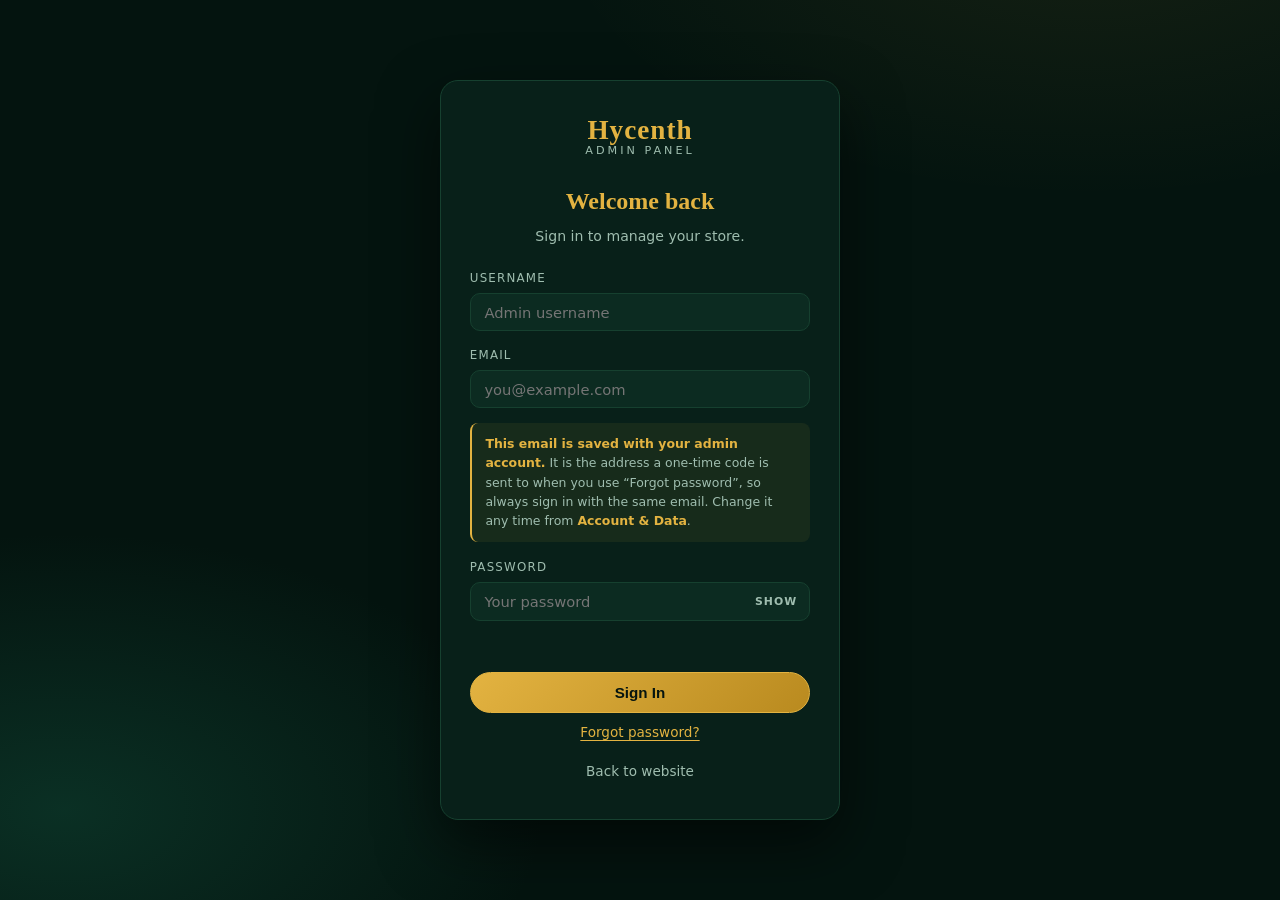
<file: hycenth-collection/admin.html>
<!DOCTYPE html>
<html lang="en">
<head>
<meta charset="UTF-8">
<meta name="viewport" content="width=device-width, initial-scale=1.0">
<meta name="robots" content="noindex, nofollow">
<title>Admin Panel — Hycenth Stitches Collection</title>
<link rel="stylesheet" href="style.css">
<link rel="stylesheet" href="admin.css">
</head>
<body>

<!-- ============ AUTH VIEW (login / first-run setup) ============ -->
<div class="auth-view" id="authView">
    <div class="auth-card">
        <div class="brand auth-brand">
            <span class="brand-main">Hycenth</span>
            <span class="brand-sub">Admin Panel</span>
        </div>

        <!-- Login -->
        <form id="loginForm" class="auth-form" hidden>
            <h2 id="loginTitle">Welcome back</h2>
            <p class="auth-sub">Sign in to manage your store.</p>

            <label class="field">
                <span>Username</span>
                <input type="text" id="loginUser" autocomplete="username" required placeholder="Admin username">
            </label>

            <label class="field">
                <span>Email</span>
                <input type="email" id="loginEmail" autocomplete="email" required placeholder="you@example.com">
            </label>

            <p class="auth-statement">
                <strong>This email is saved with your admin account.</strong>
                It is the address a one-time code is sent to when you use
                &ldquo;Forgot password&rdquo;, so always sign in with the same email.
                Change it any time from <strong>Account &amp; Data</strong>.
            </p>

            <label class="field">
                <span>Password</span>
                <span class="pw-wrap">
                    <input type="password" id="loginPass" autocomplete="current-password" required placeholder="Your password">
                    <button type="button" class="pw-toggle" id="loginPassToggle"
                            title="Show password" aria-label="Show password" aria-pressed="false">Show</button>
                </span>
            </label>

            <p class="auth-err" id="loginErr" role="alert"></p>

            <button class="btn solid full" type="submit" id="loginBtn">Sign In</button>

            <button type="button" class="auth-link" id="forgotBtn">Forgot password?</button>
        </form>

        <!-- Forgot password (email -> OTP -> new password) -->
        <div id="forgotForm" class="auth-form" hidden>
            <h2>Reset your password</h2>
            <p class="auth-sub" id="fpSub">Enter your recovery email to receive a 6-digit one-time code.</p>

            <!-- step 1 — email -->
            <div id="fpStep1">
                <label class="field">
                    <span>Recovery email</span>
                    <input type="email" id="fpEmail" autocomplete="email" placeholder="you@example.com">
                    <span class="hint">Use the same email you sign in with — the 6-digit code is sent there.</span>
                </label>

                <p class="auth-err" id="fpErr1" role="alert"></p>

                <button class="btn solid full" type="button" id="fpSendBtn">Send code</button>
            </div>

            <!-- step 2 — one-time code -->
            <div id="fpStep2" hidden>
                <label class="field">
                    <span>6-digit code</span>
                    <input type="text" id="fpOtp" class="otp-input" inputmode="numeric" maxlength="6"
                           autocomplete="one-time-code" placeholder="000000">
                </label>

                <p class="auth-sub fp-note" id="fpOtpNote"></p>
                <p class="auth-err" id="fpErr2" role="alert"></p>

                <button class="btn solid full" type="button" id="fpVerifyBtn">Verify code</button>

                <div class="fp-row">
                    <button class="btn ghost small" type="button" id="fpResendBtn">Resend code</button>
                    <button class="btn ghost small" type="button" id="fpEditEmailBtn">Change email</button>
                </div>
                <button type="button" class="auth-link" id="fpInboxBtn">Send the code to my inbox</button>
                <p class="auth-err" id="fpErr2b" role="alert"></p>
            </div>

            <!-- step 3 — new password -->
            <div id="fpStep3" hidden>
                <label class="field">
                    <span>New password</span>
                    <input type="password" id="fpNewPass" autocomplete="new-password" minlength="6"
                           placeholder="At least 6 characters">
                </label>

                <label class="field">
                    <span>Confirm new password</span>
                    <input type="password" id="fpNewPass2" autocomplete="new-password" minlength="6"
                           placeholder="Repeat password">
                </label>

                <p class="auth-err" id="fpErr3" role="alert"></p>

                <button class="btn solid full" type="button" id="fpSaveBtn">Update password</button>
            </div>

            <button type="button" class="auth-back" id="fpBackBtn">Back to sign in</button>
        </div>

        <!-- First-run setup -->
        <form id="setupForm" class="auth-form" hidden>
            <h2>Create admin account</h2>
            <p class="auth-sub">First time here? Set up the owner account for this store.</p>

            <label class="field">
                <span>Username</span>
                <input type="text" id="setupUser" autocomplete="username" required minlength="3"
                       placeholder="At least 3 characters">
            </label>

            <label class="field">
                <span>Password</span>
                <input type="password" id="setupPass" autocomplete="new-password" required minlength="6"
                       placeholder="At least 6 characters">
            </label>

            <label class="field">
                <span>Confirm password</span>
                <input type="password" id="setupPass2" autocomplete="new-password" required minlength="6"
                       placeholder="Repeat password">
            </label>

            <label class="field">
                <span>Sign-in email</span>
                <input type="email" id="setupEmail" autocomplete="email" placeholder="you@example.com">
                <span class="hint">The email you will sign in with. A one-time code is sent
                    here if you ever forget your password.</span>
            </label>

            <p class="auth-err" id="setupErr" role="alert"></p>

            <button class="btn solid full" type="submit" id="setupBtn">Create Account</button>
        </form>

        <a class="auth-back" href="index.html"> Back to website</a>
    </div>
</div>

<!-- ============ ADMIN APP ============ -->
<div class="admin-shell hidden" id="adminApp">

    <!-- Sidebar -->
    <aside class="admin-side" id="adminSide">
        <div class="side-head">
            <div class="brand">
                <span class="brand-main">Hycenth</span>
                <span class="brand-sub">Admin Panel</span>
            </div>
            <button class="side-close" id="sideClose" aria-label="Close menu"></button>
        </div>

        <nav class="side-nav">
            <button class="side-link active" data-view="dashboard">
                <svg viewBox="0 0 24 24"><path d="M3 13h8V3H3zM13 21h8V11h-8zM3 21h8v-6H3zM13 9h8V3h-8z"/></svg>
                Dashboard
            </button>
            <button class="side-link" data-view="products">
                <svg viewBox="0 0 24 24"><path d="M20.6 8.4l-8-5.2a1 1 0 0 0-1.2 0l-8 5.2A1 1 0 0 0 3 9.3V20a1 1 0 0 0 1 1h16a1 1 0 0 0 1-1V9.3a1 1 0 0 0-.4-.9zM12 4.7l6.4 4.2L12 13.1 5.6 8.9z"/></svg>
                Products
                <span class="side-count" id="navProductCount">0</span>
            </button>
            <button class="side-link" data-view="content">
                <svg viewBox="0 0 24 24"><path d="M12 3.5a8.5 8.5 0 1 0 0 17 8.5 8.5 0 0 0 0-17zm0 3a2 2 0 1 1 0 4 2 2 0 0 1 0-4zm0 11.2c-2.1 0-4-1.1-5-2.7.1-1.6 3.3-2.5 5-2.5s4.9.9 5 2.5c-1 1.6-2.9 2.7-5 2.7z"/></svg>
                Site Content
            </button>
            <button class="side-link" data-view="account">
                <svg viewBox="0 0 24 24"><path d="M16 11a4 4 0 1 0-4-4 4 4 0 0 0 4 4zm-8 1a3 3 0 1 0-3-3 3 3 0 0 0 3 3zm0 2c-2.3 0-7 1.2-7 3.5V20h9v-2.5c0-1 .4-1.9 1-2.6A13 13 0 0 0 8 14zm8 0c-2.7 0-8 1.3-8 4v2h16v-2c0-2.7-5.3-4-8-4z"/></svg>
                Account  Data
            </button>
        </nav>

        <div class="side-foot">
            <a class="side-link plain" href="index.html" target="_blank" rel="noopener">
                <svg viewBox="0 0 24 24"><path d="M14 3h7v7h-2V6.4l-8.3 8.3-1.4-1.4L17.6 5H14zM5 5h5v2H7v10h10v-3h2v5a1 1 0 0 1-1 1H6a1 1 0 0 1-1-1V6a1 1 0 0 1 1-1z"/></svg>
                View website
            </a>
            <button class="side-link danger" id="logoutBtn">
                <svg viewBox="0 0 24 24"><path d="M10 3H6a2 2 0 0 0-2 2v14a2 2 0 0 0 2 2h4v-2H6V5h4zm5.2 4.6L18.6 11l3.4 3.4-3.4 3.4-3.4-3.4-1.4 1.4L15.6 19l-1.4 1.4-4-4 1.4-1.4L12 16.6l3.4-3.4-3.4-3.4z" transform="scale(-1,1) translate(-24,0)"/></svg>
                Log out
            </button>
        </div>
    </aside>
    <div class="side-scrim" id="sideScrim"></div>

    <!-- Main -->
    <div class="admin-main">
        <header class="admin-top">
            <button class="menu-btn admin-menu" id="adminMenu" aria-label="Menu"></button>
            <h1 id="viewTitle">Dashboard</h1>
            <div class="top-right">
                <span class="top-user" id="topUser">admin</span>
                <button class="btn ghost small" id="topLogout">Log out</button>
            </div>
        </header>

        <div class="admin-content">

            <!-- ===== DASHBOARD ===== -->
            <section class="aview active" id="view-dashboard">
                <div class="stat-grid" id="statGrid"></div>

                <div class="dash-cols">
                    <div class="panel">
                        <div class="panel-head">
                            <h2>Recently Added</h2>
                            <button class="btn ghost small" data-goto="products">Manage all</button>
                        </div>
                        <div class="recent-list" id="recentList"></div>
                    </div>

                    <div class="panel">
                        <div class="panel-head"><h2>Catalog Split</h2></div>
                        <div class="split-bars" id="splitBars"></div>

                        <div class="panel-head" style="margin-top:1.4rem"><h2>Quick Actions</h2></div>
                        <div class="quick-actions">
                            <button class="btn solid" id="qaAdd">+ Add Product</button>
                            <button class="btn ghost" data-goto="content">Edit Site Content</button>
                            <button class="btn ghost" data-goto="products">View Products</button>
                        </div>
                    </div>
                </div>
            </section>

            <!-- ===== PRODUCTS ===== -->
            <section class="aview" id="view-products">
                <div class="panel">
                    <div class="panel-head">
                        <h2>All Products</h2>
                        <button class="btn solid" id="addProductBtn">+ Add Product</button>
                    </div>

                    <div class="toolbar">
                        <input type="search" id="pSearch" class="ainput grow" placeholder="Search by name...">
                        <select id="pCat" class="ainput">
                            <option value="all">All categories</option>
                            <option value="men">Men's Native</option>
                            <option value="nurse">Nurses Wear</option>
                        </select>
                        <select id="pStatus" class="ainput">
                            <option value="all">All status</option>
                            <option value="visible">Visible</option>
                            <option value="hidden">Hidden</option>
                        </select>
                        <select id="pSort" class="ainput">
                            <option value="newest">Newest first</option>
                            <option value="name">Name A-Z</option>
                            <option value="price-asc">Price: Low to High</option>
                            <option value="price-desc">Price: High to Low</option>
                            <option value="oldest">Oldest first</option>
                        </select>
                    </div>

                    <p class="table-count" id="pCount"></p>

                    <div class="table-wrap">
                        <table class="atable">
                            <thead>
                                <tr>
                                    <th>Item</th>
                                    <th>Category</th>
                                    <th>Price</th>
                                    <th>Status</th>
                                    <th>Updated</th>
                                    <th class="ta-r">Actions</th>
                                </tr>
                            </thead>
                            <tbody id="pRows"></tbody>
                        </table>
                        <div class="empty hidden" id="pEmpty">No products match your filters.</div>
                    </div>

                    <div class="pager" id="pPager"></div>
                </div>
            </section>

            <!-- ===== SITE CONTENT ===== -->
            <section class="aview" id="view-content">

                <div class="panel">
                    <div class="panel-head"><h2>Hero Section</h2></div>
                    <form id="heroForm" class="cform">
                        <div class="frow">
                            <label class="field">
                                <span>Eyebrow text</span>
                                <input type="text" id="heroEyebrow" maxlength="90">
                            </label>
                            <label class="field">
                                <span>Heading (main part)</span>
                                <input type="text" id="heroTitle" maxlength="120">
                            </label>
                        </div>
                        <div class="frow">
                            <label class="field">
                                <span>Heading (gold highlight)</span>
                                <input type="text" id="heroAccent" maxlength="80">
                            </label>
                            <label class="field">
                                <span>Hero paragraph</span>
                                <input type="text" id="heroText" maxlength="300">
                            </label>
                        </div>

                        <p class="sub-label">Slideshow images</p>
                        <div class="slides" id="slideList"></div>
                        <button type="button" class="btn ghost small" id="addSlide">+ Add image</button>

                        <p class="form-msg" id="heroMsg"></p>
                        <button class="btn solid" type="submit">Save Hero</button>
                    </form>
                </div>

                <div class="panel">
                    <div class="panel-head"><h2>Feature Cards</h2></div>
                    <form id="featForm" class="cform">
                        <div id="featList"></div>
                        <p class="form-msg" id="featMsg"></p>
                        <button class="btn solid" type="submit">Save Features</button>
                    </form>
                </div>

                <div class="panel">
                    <div class="panel-head"><h2>Contact  Delivery</h2></div>
                    <form id="contactForm2" class="cform">
                        <div class="frow">
                            <label class="field">
                                <span>Phone (displayed)</span>
                                <input type="text" id="cPhone" maxlength="40">
                            </label>
                            <label class="field">
                                <span>WhatsApp number (digits only, for links)</span>
                                <input type="text" id="cWa" maxlength="20" pattern="[0-9]*">
                            </label>
                        </div>
                        <div class="frow">
                            <label class="field">
                                <span>Email</span>
                                <input type="email" id="cMail" maxlength="80">
                            </label>
                            <label class="field">
                                <span>Location</span>
                                <input type="text" id="cLoc" maxlength="80">
                            </label>
                        </div>
                        <div class="frow">
                            <label class="field">
                                <span>Delivery fee </span>
                                <input type="number" id="dFee" min="0" step="100">
                            </label>
                            <label class="field">
                                <span>Free delivery above </span>
                                <input type="number" id="dFree" min="0" step="1000">
                            </label>
                        </div>
                        <p class="form-msg" id="contactMsg"></p>
                        <button class="btn solid" type="submit">Save Contact Delivery</button>
                    </form>
                </div>

                <div class="panel">
                    <div class="panel-head"><h2>Payment Details</h2></div>
                    <form id="payForm" class="cform">
                        <div class="frow">
                            <label class="field">
                                <span>Bank name</span>
                                <input type="text" id="payBank" maxlength="60">
                            </label>
                            <label class="field">
                                <span>Account number</span>
                                <input type="text" id="payNum" maxlength="20" pattern="[0-9]*">
                            </label>
                        </div>
                        <label class="field">
                            <span>Account name</span>
                            <input type="text" id="payName" maxlength="80">
                        </label>
                        <p class="form-msg" id="payMsg"></p>
                        <button class="btn solid" type="submit">Save Payment Details</button>
                    </form>
                </div>

            </section>

            <!-- ===== ACCOUNT & DATA ===== -->
            <section class="aview" id="view-account">

                <div class="panel narrow">
                    <div class="panel-head"><h2>Password Recovery</h2></div>
                    <form id="recForm" class="cform">
                        <label class="field">
                            <span>Sign-in email</span>
                            <input type="email" id="recEmail" autocomplete="email" placeholder="you@example.com">
                            <span class="hint">The email you sign in with. The one-time code for
                                &ldquo;Forgot password&rdquo; is sent to this address.</span>
                        </label>

                        <label class="field">
                            <span>Auto-send endpoint (optional)</span>
                            <input type="url" id="recEndpoint" placeholder="https://formsubmit.co/ajax/you@example.com">
                            <span class="hint">Leave empty to send the code through your own mail app.
                                Add a form endpoint to have the code emailed automatically.</span>
                        </label>

                        <p class="form-msg" id="recMsg"></p>
                        <button class="btn solid" type="submit">Save Recovery Settings</button>
                    </form>
                </div>

                <div class="panel narrow">
                    <div class="panel-head"><h2>Change Password</h2></div>
                    <form id="pwForm" class="cform">
                        <label class="field">
                            <span>Current password</span>
                            <input type="password" id="pwCurrent" autocomplete="current-password" required>
                        </label>
                        <label class="field">
                            <span>New password</span>
                            <input type="password" id="pwNew" autocomplete="new-password" required minlength="6">
                        </label>
                        <label class="field">
                            <span>Confirm new password</span>
                            <input type="password" id="pwNew2" autocomplete="new-password" required minlength="6">
                        </label>
                        <p class="form-msg" id="pwMsg"></p>
                        <button class="btn solid" type="submit">Update Password</button>
                    </form>
                </div>

                <div class="panel narrow">
                    <div class="panel-head"><h2>Storage  Data</h2></div>
                    <div class="storage-info" id="storageInfo"></div>
                    <div class="danger-zone">
                        <p>Resetting replaces your saved changes with the original store data. This cannot be undone.</p>
                        <div class="danger-btns">
                            <button class="btn ghost" id="resetProducts">Reset Products</button>
                            <button class="btn ghost" id="resetContent">Reset Site Content</button>
                        </div>
                    </div>
                </div>

            </section>

        </div>
    </div>
</div>

<!-- Modal (same pattern as the website) -->
<div class="modal" id="modal">
    <div class="modal-box" id="modalBox">
        <button class="modal-close" id="modalClose" aria-label="Close"></button>
        <div id="modalBody"></div>
    </div>
</div>

<div id="toastHost"></div>

<script src="store.js"></script>
<script src="admin.js"></script>
</body>
</html>
</file>
<file: style sheet.css>
* {
    padding: 0;
    margin: 0;
    box-sizing: border-box;
}

html {
    scroll-behavior: smooth;
}

@media (prefers-reduced-motion: reduce) {
    html {
        scroll-behavior: auto;
    }
}

header {
    position: fixed;
    top: 0;
    left: 0;
    z-index: 1000;
    background: #111;
}

.site-nav {
    display: flex;
    list-style-type: none;
    justify-content: right;
    gap: 1.875rem;
    background-color: black;
    padding: 0 1.25rem;
    font-size: larger;
    align-items: center;
}

nav > a > li {
    color: rgb(229, 157, 15);
    padding: 0.5rem 0.75rem;
    transition: 0.5s ease;
}

a > li:hover {
    text-decoration: underline;
    box-shadow: 0 0.25rem 0.75rem rgba(255, 193, 7, 0.4);
    transform: translateY(-2px);
    border-radius: 0.625rem;
}

a {
    text-decoration: none;
}

.logo > img {
    width: 30%;
}

br {
    color: yellow;
}

#Home {
    position: relative;
    background-image: url(./WhatsApp\ Image\ 2026-11-24\ at\ 12.18.55\ PM.jpeg);
    padding: 3.125rem;
    margin-top: 3.125rem;
    gap: 3.75rem;
}

.hero-text {
    animation: fromLeft 1s ease-out;
}

.hero-image {
    animation: fromRight 1s ease-out;
}

#Home > img {
    width: 35%;
    height: auto;
    border-radius: 1.875rem;
    position: absolute;
    top: 3.75rem;
    right: 10rem;
    transition: 0.4s ease;
}

#Home > img:hover {
    transform: translateY(-8px);
    box-shadow: 0 0.625rem 1.5625rem rgba(255, 193, 7, 0.3);
}

#Home > h1 {
    color: white;
    width: 25%;
    margin-bottom: 1.25rem;
    font-weight: bolder;
    font-size: 2.5rem;
    line-height: 3.125rem;
}

#Home > p {
    color: rgb(229, 157, 15);
    width: 30%;
    font-size: 1.875rem;
    border-left: 0.25rem solid #d4af37;
    padding-left: 1.25rem;
}

.name {
    position: absolute;
    border: 0.0625rem solid #d4af37;
    border-radius: 1.25rem;
    pointer-events: none;
}

.months {
    color: rgb(229, 157, 15);
    display: flex;
    gap: 1.25rem;
    text-align: center;
    margin-top: 1.25rem;
}

.line {
    border-left: 0.125rem solid rgba(212, 175, 55, 0.3);
    height: 7%;
    align-items: center;
    padding-left: 0.625rem;
}

.project > h2 {
    font-weight: bolder;
}

.line > p {
    font-weight: none;
}

.button {
    margin-top: 0.9375rem;
}

#view {
    color: white;
    border: #111;
    width: 15%;
    padding: 0.9375rem;
    border-radius: 1.875rem;
    background: linear-gradient(
        to left,
        #d4af37 50%,
        transparent 50%
    );
    background-size: 200% 100%;
    background-position: 100% 0;
    transition: background-position 0.4s ease;
}

#view:hover {
    background-position: left;
}

#contact {
    border: #111;
    border: 1px solid rgba(255, 255, 255, 0.55);
    color: white;
    width: 15%;
    padding: 0.9375rem;
    border-radius: 1.875rem;
    background: linear-gradient(
        to right,
        #d4af37 50%,
        transparent 50%
    );
    background-size: 200% 100%;
    background-position: 100% 0;
    transition: background-position 0.4s ease;
}

#contact:hover {
    background-position: 0 0;
}

.scroll-cue {
    display: flex;
    flex-direction: column;
    align-items: center;
    gap: 0.55rem;
    width: max-content;
    margin: 2.5rem auto 0;
    color: rgb(229, 157, 15);
    text-decoration: none;
}

.scroll-cue-icon {
    display: grid;
    place-items: center;
    width: 1.8rem;
    height: 1.8rem;
    color: rgb(229, 157, 15);
    animation: scrollBounce 1.8s cubic-bezier(0.45, 0, 0.55, 1) infinite;
    transition: color 0.3s ease;
}

.scroll-cue-icon svg {
    width: 1.5rem;
    height: 1.5rem;
}

.scroll-cue-label {
    font-size: 0.6rem;
    font-weight: 600;
    letter-spacing: 0.28em;
    text-transform: uppercase;
    color: rgba(229, 157, 15, 0.7);
    transition: color 0.3s ease;
}

.scroll-cue:hover .scroll-cue-icon,
.scroll-cue:focus-visible .scroll-cue-icon {
    color: #f5d06b;
    animation-play-state: paused;
}

.scroll-cue:hover .scroll-cue-label,
.scroll-cue:focus-visible .scroll-cue-label {
    color: #f5d06b;
}

.scroll-cue:focus-visible {
    outline: 2px solid #f5d06b;
    outline-offset: 4px;
    border-radius: 0.5rem;
}

@keyframes scrollBounce {
    0%,
    100% {
        transform: translateY(0);
    }
    50% {
        transform: translateY(0.6rem);
    }
}

@media (prefers-reduced-motion: reduce) {
    .scroll-cue-icon {
        animation: none;
    }
}

.about-section {
    display: grid;
    grid-template-columns: repeat(2, 1fr);
    background-color: #0a0a0a;
    color: rgb(229, 157, 15);
}

.about-me {
    padding: 1.25rem;
}

.about-me > h3 {
    text-align: center;
    margin-bottom: 1.25rem;
    font-size: xx-large;
}

.about-me > p {
    font-style: italic;
    font-size: larger;
    padding-left: 2.5rem;
    margin-bottom: 1.25rem;
}

.lap {
    display: flex;
    gap: 1.25rem;
    text-align: center;
    justify-content: space-evenly;
    padding: 0 2.5rem;
}

.progress {
    display: flex;
    flex-direction: column;
    padding: 1.5625rem;
    position: relative;
}

.html {
    position: relative;
    border: 1px solid #d4af37;
    text-align: center;
    font-size: xx-large;
    padding: 0.9375rem;
    border-radius: 1.25rem;
    margin-bottom: 1.25rem;
}

.progress--fill {
    width: 0%;
    height: 50%;
    background-color: #d4af37;
    margin-bottom: 20px;
    border-radius: 20px;
    transition: background-color 0.5s ease;
}

.progress--text {
    position: absolute;
    top: 40px;
    right: 45px;
}

.css {
    position: relative;
    border: 1px solid #d4af37;
    text-align: center;
    font-size: xx-large;
    padding: 0.9375rem;
    border-radius: 1.25rem;
    margin-bottom: 1.25rem;
}

.javascript {
    position: relative;
    border: 1px solid #d4af37;
    text-align: center;
    font-size: xx-large;
    padding: 0.9375rem;
    border-radius: 1.25rem;
}


.projects-section {
    background: #0a0a0a;
    border-top: 1px solid rgba(212, 175, 55, 0.45);
    color: rgb(229, 157, 15);
    padding: 2.5rem 1rem;
    min-height: 100vh;
    display: flex;
    flex-direction: column;
    align-items: center;
    justify-content: center;
}

.projects-section > h3 {
    text-align: center;
    margin-bottom: 0.3rem;
    font-size: 2rem;
    letter-spacing: 0.125rem;
}

.projects-subtitle {
    text-align: center;
    color: rgba(229, 157, 15, 0.7);
    margin-bottom: 1.5rem;
    font-size: 0.95rem;
}

.projects-grid {
    display: flex;
    flex-wrap: wrap;
    gap: 1.5rem;
    justify-content: center;
    align-items: stretch;
    width: 100%;
}

.project-card {
    border: 1px solid rgba(212, 175, 55, 0.4);
    border-radius: 1rem;
    overflow: hidden;
    background: linear-gradient(180deg, rgba(212, 175, 55, 0.08) 0%, rgba(0, 0, 0, 0.9) 100%);
    transition: 0.4s ease;
    display: flex;
    flex-direction: column;
    backdrop-filter: blur(4px);
    flex: 0 1 20rem;
    max-width: 20rem;
    width: 100%;
    margin: 0;
}

.project-card:hover {
    transform: translateY(-4px);
    box-shadow: 0 0.5rem 1rem rgba(255, 193, 7, 0.2);
    border-color: #d4af37;
}

.project-card.featured {
    border-color: #d4af37;
    box-shadow: 0 0 1rem rgba(212, 175, 55, 0.22);
}

.project-thumb {
    display: flex;
    align-items: center;
    justify-content: center;
    height: 8rem;
    padding: 1rem;
    font-size: 1.35rem;
    font-weight: bolder;
    text-align: center;
    line-height: 1.25;
    color: black;
    background: linear-gradient(135deg, #d4af37 0%, #b89b2f 100%);
    position: relative;
    overflow: hidden;
}

.project-thumb::after {
    content: "";
    position: absolute;
    inset: 0;
    background: radial-gradient(circle at top right, rgba(255, 255, 255, 0.25), transparent 60%);
}

.project-content {
    padding: 1.25rem;
    display: flex;
    flex-direction: column;
    gap: 0.75rem;
    flex: 1;
}

.project-card > .project-content > h4 {
    font-size: 1.1rem;
    margin: 0;
}

.project-card > .project-content > p {
    font-style: italic;
    font-size: 0.85rem;
    margin: 0;
    line-height: 1.45;
    color: rgba(229, 157, 15, 0.85);
}

.tags {
    display: flex;
    flex-wrap: wrap;
    gap: 0.35rem;
    margin-top: auto;
}

.tags > span {
    font-size: 0.7rem;
    padding: 0.2rem 0.6rem;
    border: 1px solid rgba(212, 175, 55, 0.8);
    border-radius: 999px;
    background: rgba(212, 175, 55, 0.12);
}

.project-links {
    display: flex;
    gap: 0.8rem;
    padding-top: 0.2rem;
}

.project-links > a {
    color: rgb(229, 157, 15);
    font-weight: bold;
    font-size: 0.85rem;
    letter-spacing: 0.02em;
    border-bottom: 0.125rem solid transparent;
    transition: 0.3s ease;
    position: relative;
}

.project-links > a:hover {
    border-bottom-color: #d4af37;
}



/* =========================
   RESPONSIVE DESIGN
   ========================= */

@media (max-width: 768px) {

    .site-nav {
        gap: 0.5rem;
        padding: 0 0.625rem;
        font-size: medium;
    }

    .logo > img {
        width: 25%;
    }

    #Home {
        padding: 2rem 1.25rem;
        margin-top: 3.125rem;
        background-size: cover;
        background-position: center;
        background-repeat: no-repeat;
    }

    #Home > img {
        position: relative;
        width: min(80%, 22rem);
        height: auto;
        right: auto;
        top: auto;
        display: block;
        margin: 1.5rem auto 0;
    }

    #Home > h1 {
        width: 100%;
        font-size: 2rem;
        line-height: 2.5rem;
    }

    #Home > p {
        width: 100%;
        font-size: 1.4rem;
    }

    #view,
    #contact {
        width: 25%;
    }

    .about-section {
        grid-template-columns: 1fr;
    }

    .progress {
        padding: 1.25rem;
    }

    .projects-section {
        padding: 2rem 1.25rem;
    }
}


@media (max-width: 480px) {

    .site-nav {
        gap: 0.2rem;
        font-size: small;
    }

    nav > a > li {
        padding: 0.4rem 0.3rem;
    }

    .logo > img {
        width: 20%;
    }

    #Home {
        padding: 1.5rem 1rem;
    }

    #Home > img {
        position: relative;
        width: 80%;
        right: auto;
        top: auto;
        display: block;
        margin: 1.5rem auto;
    }

    #Home > h1 {
        width: 100%;
        font-size: 2rem;
        line-height: 2.5rem;
    }

    #Home > p {
        width: 100%;
        font-size: 1.2rem;
    }

    .months {
        flex-wrap: wrap;
        justify-content: center;
    }

    .button {
        display: flex;
        gap: 0.5rem;
    }

    #view,
    #contact {
        width: 50%;
    }

    .about-me > p {
        padding-left: 0;
    }

    .lap {
        padding: 0;
        justify-content: center;
        flex-wrap: wrap;
    }

    .progress {
        padding: 1rem;
    }

    .html,
    .css,
    .javascript {
        font-size: x-large;
    }

    .projects-section {
        padding: 1.5rem 1rem;
    }

    .project-thumb {
        height: auto;
        min-height: 8rem;
    }

    .project-links {
        justify-content: space-between;
    }
}


.about-section,
.projects-section,
.testimonials-section {
    position: relative;
    isolation: isolate;
    overflow: hidden;
}

.section-bg {
    position: absolute;
    inset: 0;
    z-index: -1;
    display: block;
    width: 100%;
    height: 100%;
    pointer-events: none;
}

@media (prefers-reduced-motion: reduce) {
    .section-bg {
        display: none;
    }
}


.lap {
    position: relative;
    isolation: isolate;
}

@property --lap-angle {
    syntax: "<angle>";
    inherits: false;
    initial-value: 0deg;
}

.lap::before {
    content: "";
    position: absolute;
    inset: -0.625rem;
    z-index: -1;
    border-radius: 1rem;
    padding: 2px;
    background: conic-gradient(
        from var(--lap-angle),
        transparent 0deg,
        rgba(212, 175, 55, 0.15) 25deg,
        #d4af37 60deg,
        rgba(255, 224, 150, 0.95) 75deg,
        #d4af37 90deg,
        rgba(212, 175, 55, 0.15) 125deg,
        transparent 160deg,
        transparent 200deg,
        rgba(212, 175, 55, 0.15) 235deg,
        #d4af37 270deg,
        rgba(255, 224, 150, 0.95) 285deg,
        #d4af37 300deg,
        rgba(212, 175, 55, 0.15) 335deg,
        transparent 360deg
    );
    -webkit-mask: linear-gradient(#000 0 0) content-box, linear-gradient(#000 0 0);
    -webkit-mask-composite: xor;
    mask: linear-gradient(#000 0 0) content-box, linear-gradient(#000 0 0);
    mask-composite: exclude;
    animation: lapBorderSpin 7s linear infinite;
    pointer-events: none;
}

.lap::after {
    content: "";
    position: absolute;
    inset: -0.625rem;
    z-index: -2;
    border-radius: 1rem;
    box-shadow: 0 0 1.25rem rgba(212, 175, 55, 0.18);
    animation: lapGlowPulse 7s ease-in-out infinite;
    pointer-events: none;
}

@keyframes lapBorderSpin {
    to {
        --lap-angle: 360deg;
    }
}

@keyframes lapGlowPulse {
    0%,
    100% {
        opacity: 0.45;
    }
    50% {
        opacity: 0.9;
    }
}

@media (prefers-reduced-motion: reduce) {
    .lap::before,
    .lap::after {
        animation: none;
    }
}


/* =========================
   TESTIMONIALS
   ========================= */

.testimonials-section {
    background: #0a0a0a;
    border-top: 1px solid rgba(212, 175, 55, 0.45);
    color: rgb(229, 157, 15);
    padding: 4rem 1.5rem;
    display: flex;
    flex-direction: column;
    align-items: center;
    justify-content: center;
}

.testimonials-eyebrow {
    text-transform: uppercase;
    letter-spacing: 0.28em;
    font-size: 0.7rem;
    font-weight: 600;
    color: rgba(212, 175, 55, 0.7);
    margin-bottom: 0.9rem;
}

.testimonials-section > h3 {
    text-align: center;
    margin-bottom: 0.4rem;
    font-size: 2rem;
    letter-spacing: 0.125rem;
}

.testimonials-subtitle {
    text-align: center;
    color: rgba(229, 157, 15, 0.7);
    margin-bottom: 3rem;
    font-size: 0.95rem;
    max-width: 38rem;
    line-height: 1.6;
}

.testimonials-grid {
    display: grid;
    grid-template-columns: repeat(3, minmax(0, 1fr));
    gap: 1.75rem;
    width: 100%;
    max-width: 68rem;
}

.testimonial-card {
    position: relative;
    display: flex;
    flex-direction: column;
    padding: 2.25rem 1.9rem 1.9rem;
    border: 1px solid rgba(212, 175, 55, 0.28);
    border-radius: 1.25rem;
    background: linear-gradient(
        165deg,
        rgba(212, 175, 55, 0.08) 0%,
        rgba(10, 10, 10, 0.96) 55%
    );
    backdrop-filter: blur(6px);
    overflow: hidden;
    transition: transform 0.45s ease, box-shadow 0.45s ease,
        border-color 0.45s ease;
}

.testimonial-card::before {
    content: "";
    position: absolute;
    top: 0;
    left: 0;
    width: 100%;
    height: 2px;
    background: linear-gradient(
        90deg,
        transparent,
        rgba(212, 175, 55, 0.9),
        transparent
    );
    opacity: 0;
    transition: opacity 0.45s ease;
}

.testimonial-card:hover {
    transform: translateY(-8px);
    border-color: rgba(212, 175, 55, 0.75);
    box-shadow: 0 1.2rem 2.4rem rgba(0, 0, 0, 0.55),
        0 0 1.6rem rgba(212, 175, 55, 0.18);
}

.testimonial-card:hover::before {
    opacity: 1;
}

.testimonial-card.featured {
    border-color: rgba(212, 175, 55, 0.65);
    background: linear-gradient(
        165deg,
        rgba(212, 175, 55, 0.16) 0%,
        rgba(10, 10, 10, 0.97) 60%
    );
    box-shadow: 0 0 2rem rgba(212, 175, 55, 0.14);
}

.testimonial-mark {
    position: absolute;
    top: 0.4rem;
    right: 1.4rem;
    font-family: Georgia, "Times New Roman", serif;
    font-size: 6rem;
    line-height: 1;
    color: rgba(212, 175, 55, 0.16);
    pointer-events: none;
    user-select: none;
}

.testimonial-stars {
    display: flex;
    gap: 0.2rem;
    margin-bottom: 1.1rem;
    font-size: 0.95rem;
    letter-spacing: 0.1em;
    color: #f5d06b;
    text-shadow: 0 0 0.8rem rgba(212, 175, 55, 0.45);
}

.testimonial-card blockquote {
    position: relative;
    z-index: 1;
    font-size: 1rem;
    line-height: 1.75;
    font-style: italic;
    color: rgba(245, 236, 214, 0.88);
    margin-bottom: 1.75rem;
    flex: 1;
}

.testimonial-author {
    display: flex;
    align-items: center;
    gap: 0.9rem;
    padding-top: 1.25rem;
    border-top: 1px solid rgba(212, 175, 55, 0.18);
}

.testimonial-avatar {
    flex-shrink: 0;
    display: flex;
    align-items: center;
    justify-content: center;
    width: 2.9rem;
    height: 2.9rem;
    border-radius: 50%;
    font-size: 0.85rem;
    font-weight: 700;
    letter-spacing: 0.05em;
    color: #14100a;
    background: linear-gradient(135deg, #f5d06b 0%, #d4af37 55%, #b89b2f 100%);
    box-shadow: 0 0 0 1px rgba(255, 224, 150, 0.4),
        0 0.4rem 1rem rgba(0, 0, 0, 0.45);
}

.testimonial-author h4 {
    font-size: 0.98rem;
    font-weight: 700;
    color: rgb(229, 157, 15);
    margin-bottom: 0.15rem;
}

.testimonial-author p {
    font-size: 0.76rem;
    letter-spacing: 0.02em;
    color: rgba(229, 157, 15, 0.6);
}

.js .testimonial-card {
    opacity: 0;
    translate: 0 2rem;
}

.testimonial-card.in-view {
    opacity: 1;
    translate: 0 0;
    transition: opacity 0.7s ease, translate 0.7s ease,
        transform 0.45s ease, box-shadow 0.45s ease, border-color 0.45s ease;
}

.testimonial-card.in-view:nth-child(2) {
    transition-delay: 0.12s;
}

.testimonial-card.in-view:nth-child(3) {
    transition-delay: 0.24s;
}

.testimonial-card:hover {
    transition-delay: 0s;
}

@media (max-width: 900px) {
    .testimonials-grid {
        grid-template-columns: repeat(2, minmax(0, 1fr));
    }
}

@media (max-width: 768px) {
    .projects-section {
        min-height: 100dvh;
    }

    .testimonials-section {
        padding: 3rem 1.25rem;
    }

    .testimonials-subtitle {
        margin-bottom: 2.25rem;
    }
}

@media (max-width: 620px) {
    .testimonials-grid {
        grid-template-columns: 1fr;
        max-width: 26rem;
    }

    .testimonials-section > h3 {
        font-size: 1.7rem;
    }

    .testimonial-card {
        padding: 2rem 1.5rem 1.6rem;
    }
}

@media (prefers-reduced-motion: reduce) {
    .js .testimonial-card {
        opacity: 1;
        translate: 0 0;
        transform: none;
        transition: none;
    }

    .testimonial-card:hover,
    .testimonial-card.in-view:hover {
        transform: none;
    }
}

@media (max-width: 480px) {
    .site-nav {
        gap: 0.1rem;
        font-size: 0.72rem;
        padding: 0 0.4rem;
    }

    nav > a > li {
        padding: 0.35rem 0.25rem;
    }

    .logo > img {
        width: 18%;
    }
}


/* =========================
   CONTACT
   ========================= */

.contact-section,
.site-footer {
    --ui-font: "Segoe UI", "Helvetica Neue", Arial, sans-serif;
    --display-font: Georgia, "Times New Roman", serif;
    --gold: #d4af37;
    --gold-soft: rgb(229, 157, 15);
    --gold-light: #f5d06b;
    --cream: rgb(245, 236, 214);
    font-family: var(--ui-font);
}

#About,
#Contact,
#Testimonials {
    scroll-margin-top: calc(var(--header-height, 3.25rem) + 1.125rem);
}

.contact-section {
    position: relative;
    isolation: isolate;
    overflow: hidden;
    background:
        radial-gradient(circle at 12% 12%, rgba(212, 175, 55, 0.12), transparent 42%),
        radial-gradient(circle at 88% 88%, rgba(212, 175, 55, 0.08), transparent 46%),
        #0a0a0a;
    border-top: 1px solid rgba(212, 175, 55, 0.45);
    color: var(--gold-soft);
    padding: 5rem 1.5rem;
}

.contact-container {
    position: relative;
    z-index: 1;
    width: 100%;
    max-width: 72rem;
    margin: 0 auto;
    display: grid;
    grid-template-columns: minmax(0, 1fr) minmax(0, 1.08fr);
    gap: 3.5rem;
    align-items: start;
}

.contact-intro {
    display: flex;
    flex-direction: column;
}

.contact-eyebrow {
    text-transform: uppercase;
    letter-spacing: 0.28em;
    font-size: 0.7rem;
    font-weight: 600;
    color: rgba(212, 175, 55, 0.7);
    margin-bottom: 0.9rem;
}

.contact-intro > h3 {
    font-family: var(--display-font);
    font-size: clamp(2rem, 4vw, 2.75rem);
    font-weight: 700;
    letter-spacing: 0.02em;
    line-height: 1.15;
    color: var(--gold-soft);
    margin-bottom: 1.1rem;
}

.contact-lead {
    max-width: 32rem;
    font-size: 1rem;
    line-height: 1.8;
    color: rgba(245, 236, 214, 0.72);
    margin-bottom: 2.25rem;
}

.contact-cards {
    display: flex;
    flex-direction: column;
    gap: 1rem;
}

.contact-card {
    position: relative;
    display: flex;
    align-items: center;
    gap: 1rem;
    padding: 1.1rem 1.25rem;
    border: 1px solid rgba(212, 175, 55, 0.28);
    border-radius: 1rem;
    background: linear-gradient(
        135deg,
        rgba(212, 175, 55, 0.09) 0%,
        rgba(10, 10, 10, 0.72) 60%
    );
    color: var(--gold-soft);
    overflow: hidden;
    transition: transform 0.35s ease, border-color 0.35s ease,
        box-shadow 0.35s ease, background 0.35s ease;
}

.contact-card::before {
    content: "";
    position: absolute;
    top: 0;
    left: 0;
    width: 100%;
    height: 2px;
    background: linear-gradient(
        90deg,
        transparent,
        rgba(212, 175, 55, 0.9),
        transparent
    );
    opacity: 0;
    transition: opacity 0.35s ease;
}

.contact-card:hover,
.contact-card:focus-visible {
    transform: translateY(-3px);
    border-color: rgba(212, 175, 55, 0.75);
    background: linear-gradient(
        135deg,
        rgba(212, 175, 55, 0.14) 0%,
        rgba(10, 10, 10, 0.82) 60%
    );
    box-shadow: 0 0.9rem 1.8rem rgba(0, 0, 0, 0.5),
        0 0 1.2rem rgba(212, 175, 55, 0.18);
    outline: none;
}

.contact-card:hover::before,
.contact-card:focus-visible::before {
    opacity: 1;
}

.contact-icon {
    flex-shrink: 0;
    display: grid;
    place-items: center;
    width: 3rem;
    height: 3rem;
    border-radius: 0.85rem;
    border: 1px solid rgba(212, 175, 55, 0.35);
    background: rgba(212, 175, 55, 0.14);
    color: var(--gold-light);
    transition: background 0.35s ease, color 0.35s ease,
        transform 0.35s ease;
}

.contact-icon svg {
    width: 1.35rem;
    height: 1.35rem;
}

.contact-card:hover .contact-icon,
.contact-card:focus-visible .contact-icon {
    background: linear-gradient(135deg, var(--gold-light), var(--gold));
    color: #14100a;
    transform: scale(1.05);
}

.contact-card-text {
    display: flex;
    flex-direction: column;
    gap: 0.25rem;
    min-width: 0;
}

.contact-card-label {
    font-size: 0.68rem;
    font-weight: 600;
    letter-spacing: 0.18em;
    text-transform: uppercase;
    color: rgba(229, 157, 15, 0.6);
}

.contact-card-value {
    font-size: 0.98rem;
    font-weight: 600;
    color: var(--cream);
    overflow-wrap: anywhere;
}

.contact-card-arrow {
    margin-left: auto;
    font-size: 1.1rem;
    line-height: 1;
    opacity: 0.55;
    transition: transform 0.35s ease, opacity 0.35s ease;
}

.contact-card:hover .contact-card-arrow,
.contact-card:focus-visible .contact-card-arrow {
    opacity: 1;
    transform: translate(2px, -2px);
}

.contact-meta {
    margin-top: 2rem;
    padding-top: 1.5rem;
    border-top: 1px solid rgba(212, 175, 55, 0.18);
    display: flex;
    flex-direction: column;
    gap: 0.75rem;
}

.contact-status {
    display: inline-flex;
    align-items: center;
    gap: 0.55rem;
    font-size: 0.76rem;
    font-weight: 600;
    letter-spacing: 0.08em;
    text-transform: uppercase;
    color: var(--gold-light);
}

.status-dot {
    width: 0.5rem;
    height: 0.5rem;
    border-radius: 50%;
    background: #7ce38b;
    box-shadow: 0 0 0 0.25rem rgba(124, 227, 139, 0.15);
    animation: statusPulse 2.4s ease-in-out infinite;
}

@keyframes statusPulse {
    0%,
    100% {
        transform: scale(1);
        opacity: 1;
    }
    50% {
        transform: scale(0.8);
        opacity: 0.6;
    }
}

.contact-meta p {
    font-size: 0.85rem;
    line-height: 1.6;
    color: rgba(245, 236, 214, 0.55);
}

.contact-form {
    position: relative;
    overflow: hidden;
    padding: 2.5rem;
    border: 1px solid rgba(212, 175, 55, 0.3);
    border-radius: 1.25rem;
    background: linear-gradient(
        165deg,
        rgba(212, 175, 55, 0.11) 0%,
        rgba(10, 10, 10, 0.96) 55%
    );
    backdrop-filter: blur(6px);
    box-shadow: 0 1.5rem 3rem rgba(0, 0, 0, 0.35);
}

.contact-form::before {
    content: "";
    position: absolute;
    top: 0;
    left: 0;
    width: 100%;
    height: 2px;
    background: linear-gradient(
        90deg,
        transparent,
        rgba(212, 175, 55, 0.9),
        transparent
    );
}

.form-heading h4 {
    font-family: var(--display-font);
    font-size: 1.5rem;
    color: var(--gold-light);
    margin-bottom: 0.4rem;
}

.form-heading p {
    font-size: 0.9rem;
    line-height: 1.6;
    color: rgba(245, 236, 214, 0.6);
    margin-bottom: 1.75rem;
}

.form-grid {
    display: grid;
    grid-template-columns: repeat(2, minmax(0, 1fr));
    gap: 1.1rem;
}

.form-field {
    display: flex;
    flex-direction: column;
    gap: 0.45rem;
}

.form-field.span-2 {
    grid-column: 1 / -1;
}

.form-field label {
    font-size: 0.7rem;
    font-weight: 600;
    letter-spacing: 0.16em;
    text-transform: uppercase;
    color: rgba(229, 157, 15, 0.75);
}

.form-field input,
.form-field textarea {
    width: 100%;
    padding: 0.9rem 1rem;
    border: 1px solid rgba(212, 175, 55, 0.22);
    border-radius: 0.7rem;
    background: rgba(0, 0, 0, 0.35);
    color: var(--cream);
    font-family: inherit;
    font-size: 1rem;
    line-height: 1.5;
    transition: border-color 0.3s ease, box-shadow 0.3s ease,
        background 0.3s ease;
}

.form-field input::placeholder,
.form-field textarea::placeholder {
    color: rgba(245, 236, 214, 0.3);
}

.form-field input:focus,
.form-field textarea:focus {
    outline: none;
    border-color: rgba(212, 175, 55, 0.8);
    background: rgba(0, 0, 0, 0.5);
    box-shadow: 0 0 0 0.2rem rgba(212, 175, 55, 0.12);
}

.form-field textarea {
    min-height: 9rem;
    resize: vertical;
}

.contact-submit {
    display: inline-flex;
    align-items: center;
    justify-content: center;
    gap: 0.6rem;
    width: 100%;
    margin-top: 1.5rem;
    padding: 1rem 1.5rem;
    border: none;
    border-radius: 999px;
    cursor: pointer;
    font-family: inherit;
    font-size: 0.92rem;
    font-weight: 700;
    letter-spacing: 0.04em;
    color: #14100a;
    background: linear-gradient(
        135deg,
        var(--gold-light) 0%,
        var(--gold) 55%,
        #b89b2f 100%
    );
    box-shadow: 0 0.7rem 1.6rem rgba(212, 175, 55, 0.25);
    transition: transform 0.3s ease, box-shadow 0.3s ease, filter 0.3s ease;
}

.contact-submit span {
    transition: transform 0.3s ease;
}

.contact-submit:hover {
    transform: translateY(-2px);
    box-shadow: 0 1rem 2.2rem rgba(212, 175, 55, 0.35);
    filter: brightness(1.05);
}

.contact-submit:hover span {
    transform: translateX(3px);
}

.contact-submit:active {
    transform: translateY(0);
}

.contact-submit:focus-visible {
    outline: 2px solid var(--gold-light);
    outline-offset: 3px;
}

.form-note {
    margin-top: 0.9rem;
    font-size: 0.78rem;
    line-height: 1.5;
    text-align: center;
    color: rgba(245, 236, 214, 0.45);
    transition: color 0.3s ease;
}

.form-note.is-active {
    color: #9be8a5;
}

.form-note.is-error {
    color: #f3a7a0;
}

.form-note a {
    color: #f5d06b;
    text-decoration: underline;
    text-underline-offset: 2px;
}

.honey-field {
    position: absolute;
    width: 1px;
    height: 1px;
    padding: 0;
    margin: -1px;
    overflow: hidden;
    clip: rect(0, 0, 0, 0);
    white-space: nowrap;
    border: 0;
}

.contact-submit:disabled {
    cursor: wait;
    opacity: 0.7;
    transform: none;
    filter: none;
    box-shadow: 0 0.7rem 1.6rem rgba(212, 175, 55, 0.18);
}

.contact-section.in-view .contact-intro {
    animation: contactRise 0.8s ease both;
}

.contact-section.in-view .contact-form {
    animation: contactRise 0.8s ease 0.12s both;
}

@keyframes contactRise {
    from {
        opacity: 0;
        transform: translateY(1.75rem);
    }
    to {
        opacity: 1;
        transform: none;
    }
}


/* =========================
   FOOTER
   ========================= */

.site-footer {
    position: relative;
    overflow: hidden;
    background: #050505;
    border-top: 1px solid rgba(212, 175, 55, 0.4);
    color: rgba(245, 236, 214, 0.7);
    padding: 4rem 1.5rem 0;
}

.site-footer::before {
    content: "";
    position: absolute;
    top: -22rem;
    left: 50%;
    width: min(60rem, 100vw);
    height: 34rem;
    transform: translateX(-50%);
    background: radial-gradient(
        ellipse at center,
        rgba(212, 175, 55, 0.08),
        transparent 65%
    );
    pointer-events: none;
}

.footer-container {
    position: relative;
    width: 100%;
    max-width: 72rem;
    margin: 0 auto;
    padding-bottom: 3rem;
    display: grid;
    grid-template-columns: 1.6fr 1fr 1.2fr;
    gap: 3rem;
}

.footer-brand {
    display: flex;
    flex-direction: column;
    align-items: flex-start;
    gap: 1.1rem;
}

.footer-logo {
    display: inline-block;
    line-height: 0;
    border-radius: 0.4rem;
    transition: opacity 0.3s ease, transform 0.3s ease;
}

.footer-logo img {
    display: block;
    width: clamp(6.5rem, 10vw, 8.5rem);
    height: auto;
}

.footer-logo:hover,
.footer-logo:focus-visible {
    opacity: 0.85;
    transform: translateY(-2px);
    outline: none;
}

.footer-tagline {
    max-width: 22rem;
    font-size: 0.9rem;
    line-height: 1.7;
    color: rgba(245, 236, 214, 0.6);
}

.footer-wa {
    display: inline-flex;
    align-items: center;
    gap: 0.55rem;
    padding: 0.65rem 1.1rem;
    border: 1px solid rgba(212, 175, 55, 0.4);
    border-radius: 999px;
    background: rgba(212, 175, 55, 0.08);
    color: var(--gold-light);
    font-size: 0.8rem;
    font-weight: 600;
    letter-spacing: 0.04em;
    transition: background 0.3s ease, border-color 0.3s ease,
        transform 0.3s ease, box-shadow 0.3s ease;
}

.footer-wa svg {
    width: 1.1rem;
    height: 1.1rem;
}

.footer-wa:hover,
.footer-wa:focus-visible {
    background: rgba(212, 175, 55, 0.16);
    border-color: var(--gold);
    transform: translateY(-2px);
    box-shadow: 0 0.6rem 1.4rem rgba(212, 175, 55, 0.15);
    outline: none;
}

.footer-col h4 {
    font-family: var(--display-font);
    font-size: 0.82rem;
    letter-spacing: 0.18em;
    text-transform: uppercase;
    color: var(--gold);
    margin-bottom: 1.2rem;
}

.footer-col ul {
    list-style: none;
    display: flex;
    flex-direction: column;
    gap: 0.7rem;
}

.footer-col a {
    display: inline-flex;
    align-items: center;
    gap: 0.5rem;
    font-size: 0.9rem;
    color: rgba(245, 236, 214, 0.65);
    transition: color 0.3s ease, padding-left 0.3s ease;
}

.footer-col a:hover,
.footer-col a:focus-visible {
    color: var(--gold-light);
    padding-left: 0.2rem;
    outline: none;
}

.footer-contact a {
    font-size: 0.85rem;
    overflow-wrap: anywhere;
}

.footer-contact svg {
    flex-shrink: 0;
    width: 1rem;
    height: 1rem;
    color: var(--gold);
}

.footer-bottom {
    position: relative;
    display: flex;
    flex-wrap: wrap;
    align-items: center;
    justify-content: space-between;
    gap: 1rem;
    max-width: 72rem;
    margin: 0 auto;
    padding: 1.5rem 0;
    border-top: 1px solid rgba(212, 175, 55, 0.18);
    font-size: 0.8rem;
    color: rgba(245, 236, 214, 0.45);
}

.back-to-top {
    display: inline-flex;
    align-items: center;
    gap: 0.4rem;
    font-weight: 600;
    letter-spacing: 0.05em;
    color: rgba(229, 157, 15, 0.8);
    transition: color 0.3s ease;
}

.back-to-top span {
    transition: transform 0.3s ease;
}

.back-to-top:hover,
.back-to-top:focus-visible {
    color: var(--gold-light);
    outline: none;
}

.back-to-top:hover span,
.back-to-top:focus-visible span {
    transform: translateY(-2px);
}


/* =========================
   CONTACT + FOOTER RESPONSIVE
   ========================= */

@media (max-width: 900px) {
    .contact-container {
        grid-template-columns: 1fr;
        gap: 2.75rem;
    }

    .contact-lead {
        max-width: 38rem;
    }

    .contact-cards {
        display: grid;
        grid-template-columns: repeat(2, minmax(0, 1fr));
    }

    .footer-container {
        grid-template-columns: repeat(2, minmax(0, 1fr));
    }

    .footer-brand {
        grid-column: 1 / -1;
    }
}

@media (max-width: 768px) {
    .contact-section {
        padding: 3.75rem 1.25rem;
    }

    .contact-form {
        padding: 2rem;
    }

    .site-footer {
        padding: 3.25rem 1.25rem 0;
    }

    .footer-container {
        gap: 2.5rem;
    }
}

@media (max-width: 620px) {
    .progress--fill {
        height: 0.7rem;
        margin-bottom: 0.5rem;
    }

    .progress--text {
        position: static;
        display: block;
        margin-top: -0.35rem;
        text-align: right;
        font-size: 0.8rem;
    }

    .contact-cards {
        grid-template-columns: 1fr;
    }

    .form-grid {
        grid-template-columns: 1fr;
    }

    .footer-container {
        grid-template-columns: 1fr;
    }

    .footer-col {
        max-width: 22rem;
    }
}

@media (max-width: 480px) {
    .contact-section {
        padding: 3rem 1rem;
    }

    .contact-intro > h3 {
        font-size: 1.8rem;
    }

    .contact-card {
        padding: 0.95rem 1rem;
        gap: 0.85rem;
    }

    .contact-icon {
        width: 2.65rem;
        height: 2.65rem;
    }

    .contact-card-value {
        font-size: 0.9rem;
    }

    .contact-form {
        padding: 1.5rem 1.25rem;
        border-radius: 1.1rem;
    }

    .form-heading h4 {
        font-size: 1.35rem;
    }

    .site-footer {
        padding: 2.75rem 1rem 0;
    }

    .footer-bottom {
        flex-direction: column;
        align-items: flex-start;
        gap: 0.75rem;
    }
}

@media (prefers-reduced-motion: reduce) {
    .status-dot {
        animation: none;
    }

    .contact-section.in-view .contact-intro,
    .contact-section.in-view .contact-form {
        animation: none;
    }

    .contact-card,
    .contact-icon,
    .contact-card-arrow,
    .contact-submit,
    .contact-submit span,
    .footer-logo,
    .footer-wa,
    .footer-col a,
    .back-to-top,
    .back-to-top span {
        transition: none;
    }
}


/* =========================
   HEADER NAV + MOBILE FIX
   ========================= */

header {
    width: 100%;
    right: 0;
    background: #111;
}

header::after {
    content: "";
    position: absolute;
    top: 100%;
    left: 0;
    right: 0;
    height: 0.125rem;
    background: #111;
    pointer-events: none;
}

.site-nav {
    justify-content: space-between;
    gap: 1rem;
    min-height: 3.25rem;
    padding: 0.35rem 1rem;
    font-size: 1rem;
}

.site-nav .logo {
    display: inline-flex;
    align-items: center;
    flex: 0 0 auto;
}

.site-nav .logo > img {
    width: 8rem;
    max-width: 34vw;
    height: auto;
}

.nav-menu {
    display: flex;
    align-items: center;
    gap: 1.5rem;
}

.nav-menu > a {
    color: rgb(229, 157, 15);
    padding: 0.5rem 0.25rem;
    white-space: nowrap;
    transition: color 0.3s ease;
}

.nav-menu > a:hover,
.nav-menu > a:focus-visible {
    color: #f5d06b;
    text-decoration: underline;
    text-underline-offset: 0.35rem;
}

.menu-toggle {
    display: none;
    align-items: center;
    justify-content: center;
    flex-direction: column;
    gap: 0.3rem;
    width: 2.75rem;
    height: 2.5rem;
    padding: 0;
    border: 1px solid rgba(212, 175, 55, 0.45);
    border-radius: 0.5rem;
    background: transparent;
    cursor: pointer;
}

.menu-toggle > span {
    display: block;
    width: 1.25rem;
    height: 0.125rem;
    border-radius: 999px;
    background: rgb(229, 157, 15);
    transition: transform 0.25s ease, opacity 0.25s ease;
}

.menu-toggle.is-open > span:nth-child(1) {
    transform: translateY(0.425rem) rotate(45deg);
}

.menu-toggle.is-open > span:nth-child(2) {
    opacity: 0;
}

.menu-toggle.is-open > span:nth-child(3) {
    transform: translateY(-0.425rem) rotate(-45deg);
}

.menu-toggle:focus-visible {
    outline: 2px solid #f5d06b;
    outline-offset: 3px;
}

body {
    overflow-x: hidden;
    overflow-x: clip;
}

body.menu-open {
    overflow: hidden;
}

main {
    padding-top: var(--header-height, 3.25rem);
}

#Home,
#Projects {
    margin-top: 0;
    scroll-margin-top: var(--header-height, 3.25rem);
}

@media (max-width: 768px) {

    .site-nav {
        gap: 0.75rem;
        min-height: 3rem;
        padding: 0.35rem 1rem;
        font-size: 1rem;
    }

    .menu-toggle {
        display: inline-flex;
    }

    .nav-menu {
        position: fixed;
        top: var(--header-height, 3.25rem);
        left: 0;
        width: min(82vw, 19rem);
        max-height: calc(100vh - var(--header-height, 3.25rem) - 1rem);
        max-height: calc(100dvh - var(--header-height, 3.25rem) - 1rem);
        display: flex;
        flex-direction: column;
        align-items: stretch;
        gap: 0;
        overflow-y: auto;
        padding: 1.25rem 0.75rem;
        background: #000;
        border-right: 1px solid rgba(212, 175, 55, 0.4);
        box-shadow: 0.75rem 0 1.75rem rgba(0, 0, 0, 0.5);
        transform: translateX(-105%);
        visibility: hidden;
        transition: transform 0.38s cubic-bezier(0.4, 0, 0.2, 1),
            visibility 0.38s;
    }

    .nav-menu.is-open {
        transform: translateX(0);
        visibility: visible;
    }

    .nav-menu > a {
        padding: 0.95rem 0.85rem;
        text-align: left;
        font-size: 1rem;
        border-bottom: 1px solid rgba(212, 175, 55, 0.15);
        opacity: 0;
        transform: translateX(-0.75rem);
        transition: opacity 0.32s ease, transform 0.32s ease, color 0.3s ease;
    }

    .nav-menu.is-open > a {
        opacity: 1;
        transform: translateX(0);
    }

    .nav-menu.is-open > a:nth-child(1) {
        transition-delay: 0.08s;
    }

    .nav-menu.is-open > a:nth-child(2) {
        transition-delay: 0.13s;
    }

    .nav-menu.is-open > a:nth-child(3) {
        transition-delay: 0.18s;
    }

    .nav-menu.is-open > a:nth-child(4) {
        transition-delay: 0.23s;
    }

    .nav-menu > a:last-child {
        border-bottom: 0;
    }

}

@media (max-width: 480px) {

    .site-nav .logo > img {
        width: 6.5rem;
    }

    .menu-toggle {
        width: 2.5rem;
        height: 2.35rem;
    }

    .footer-container {
        gap: 2rem;
        padding-bottom: 2rem;
    }

    .footer-brand {
        gap: 0.9rem;
    }

    .footer-col h4 {
        margin-bottom: 0.9rem;
    }

    .footer-col ul {
        gap: 0.45rem;
    }

    .footer-col a {
        min-height: 2.25rem;
    }

    .footer-bottom {
        padding: 1.25rem 0;
    }
}

@media (prefers-reduced-motion: reduce) {

    .menu-toggle > span,
    .nav-menu,
    .nav-menu > a {
        transition: none;
    }
}
</file>
<file: hycenth-collection/style.css>
* { margin: 0; padding: 0; box-sizing: border-box; }

:root {
    --gold: #e3b341;
    --gold-2: #f6dc8a;
    --gold-deep: #b98a1f;
    --ink: #05140f;
    --dark: #04140f;
    --panel: #082019;
    --panel-2: #0c2b21;
    --line: #16402f;
    --muted: #9fbdaf;
    --text: #eaf3ee;
}

body {
    font-family: "Segoe UI", system-ui, Arial, sans-serif;
    background:
        radial-gradient(1100px 520px at 85% -10%, rgba(227, 179, 65, 0.06), transparent 60%),
        radial-gradient(900px 500px at 0% 30%, rgba(20, 90, 68, 0.35), transparent 60%),
        var(--dark);
    color: var(--text);
    line-height: 1.6;
}

img { display: block; max-width: 100%; }

/* ---------- HEADER ---------- */
.site-header {
    position: sticky;
    top: 0;
    z-index: 1000;
    display: flex;
    align-items: center;
    justify-content: space-between;
    gap: 1rem;
    padding: 0.75rem 2rem;
    background: rgba(4, 20, 15, 0.92);
    backdrop-filter: blur(10px);
    border-bottom: 1px solid var(--line);
}

.brand { cursor: pointer; display: flex; flex-direction: column; line-height: 1.05; }
.brand-main {
    font-family: Georgia, "Times New Roman", serif;
    font-size: 1.7rem;
    font-weight: 700;
    letter-spacing: 1px;
    color: var(--gold);
}
.brand-sub {
    font-size: 0.7rem;
    letter-spacing: 3px;
    text-transform: uppercase;
    color: var(--muted);
}

.nav { display: flex; align-items: center; gap: 1.5rem; }
.nav a {
    position: relative;
    cursor: pointer;
    font-size: 1rem;
    color: var(--text);
    padding: 0.4rem 0;
    transition: color 0.25s;
}
.nav a:hover, .nav a.active { color: var(--gold); }

.nav .cart-link { display: inline-flex; align-items: center; gap: 0.4rem; }
.nav .cart-icon { width: 1.15rem; height: 1.15rem; }
.nav .cart-link.active::after { bottom: -6px; }
.nav a.active::after {
    content: "";
    position: absolute;
    left: 0; bottom: -4px;
    width: 100%; height: 2px;
    background: var(--gold);
}

.badge {
    display: inline-block;
    min-width: 1.2rem;
    padding: 0 0.35rem;
    background: var(--gold);
    color: var(--ink);
    font-size: 0.75rem;
    font-weight: 700;
    border-radius: 999px;
    text-align: center;
}

.menu-btn {
    display: none;
    background: none;
    border: 1px solid var(--line);
    color: var(--gold);
    font-size: 1.4rem;
    padding: 0.2rem 0.65rem;
    border-radius: 8px;
    cursor: pointer;
}

/* ---------- PAGES ---------- */
.page { display: none; animation: fade 0.4s ease; }
.page.active { display: block; }
@keyframes fade { from { opacity: 0; transform: translateY(8px); } to { opacity: 1; transform: none; } }

main { max-width: 1200px; margin: 0 auto; padding: 0 1.5rem 4rem; }

.section-head { text-align: center; padding: 2.5rem 0 1rem; }
.section-head h2 { font-family: Georgia, serif; font-size: 2.1rem; color: var(--gold); }
.section-head p { color: var(--muted); }

/* ---------- HERO ---------- */
.hero {
    position: relative;
    margin-top: 1.5rem;
    border-radius: 20px;
    overflow: hidden;
    display: grid;
    grid-template-columns: 1.05fr 0.95fr;
    min-height: 31rem;
    background:
        radial-gradient(600px 420px at 18% 12%, rgba(227, 179, 65, 0.12), transparent 70%),
        linear-gradient(135deg, #082a1f 0%, #04140f 68%);
    border: 1px solid var(--line);
}
.hero-inner {
    position: relative;
    z-index: 1;
    padding: 3rem 2.5rem;
    display: flex;
    flex-direction: column;
    justify-content: center;
    max-width: 36rem;
}
.eyebrow { color: var(--gold); letter-spacing: 2px; text-transform: uppercase; font-size: 0.8rem; }
.hero h1 { font-family: Georgia, serif; font-size: 2.6rem; line-height: 1.2; margin: 0.6rem 0 1rem; }
.hero h1 span { color: var(--gold); }
.hero-text { color: var(--muted); margin-bottom: 1.6rem; }

.hero-media { position: relative; min-height: 100%; overflow: hidden; }
.hero-parallax { position: absolute; inset: 0; will-change: transform; }
.hero-track {
    display: flex;
    height: 100%;
    transition: transform 0.9s cubic-bezier(0.45, 0, 0.15, 1);
    will-change: transform;
}
.hero-media .slide {
    flex: 0 0 100%;
    position: relative;
    overflow: hidden;
}
.hero-media .slide img {
    width: 100%;
    height: 100%;
    object-fit: cover;
    object-position: center 18%;
    transform: scale(1.08);
    transition: transform 7s ease;
}
.hero-media .slide.active img { transform: scale(1); }
.hero-media::after {
    content: "";
    position: absolute;
    inset: 0;
    z-index: 1;
    background: linear-gradient(90deg, rgba(4, 20, 15, 0.94) 0%, rgba(4, 20, 15, 0.2) 40%, transparent 65%);
    pointer-events: none;
}

.hero-arrow {
    position: absolute;
    top: 50%;
    transform: translateY(-50%);
    z-index: 2;
    width: 2.4rem;
    height: 2.4rem;
    border-radius: 50%;
    border: 1px solid var(--gold);
    background: rgba(4, 20, 15, 0.65);
    color: var(--gold);
    font-size: 0.9rem;
    cursor: pointer;
    display: flex;
    align-items: center;
    justify-content: center;
    transition: 0.25s ease;
    opacity: 0;
}
.hero-media:hover .hero-arrow,
.hero-media:focus-within .hero-arrow { opacity: 1; }
.hero-arrow:hover { background: var(--gold); color: var(--ink); }
.hero-arrow:first-of-type { left: 0.9rem; }
.hero-arrow.next { right: 0.9rem; }

.hero-dots {
    position: absolute;
    bottom: 1.1rem;
    left: 50%;
    transform: translateX(-50%);
    z-index: 2;
    display: flex;
    gap: 0.45rem;
}
.hero-dots button {
    width: 0.55rem;
    height: 0.55rem;
    padding: 0;
    border-radius: 999px;
    border: 1px solid var(--gold);
    background: transparent;
    cursor: pointer;
    transition: 0.3s ease;
}
.hero-dots button:hover { background: rgba(227, 179, 65, 0.5); }
.hero-dots button.active { background: var(--gold); width: 1.5rem; }

.hero-btns { display: flex; gap: 0.8rem; flex-wrap: wrap; }

/* ---------- BUTTONS ---------- */
.btn {
    position: relative;
    cursor: pointer;
    border: 1px solid var(--gold);
    border-radius: 999px;
    padding: 0.7rem 1.6rem;
    font-size: 0.95rem;
    font-weight: 600;
    transition: all 0.25s ease;
}
.btn.solid { background: linear-gradient(135deg, var(--gold), var(--gold-deep)); color: var(--ink); }
.btn.solid:hover { transform: translateY(-2px); box-shadow: 0 8px 20px rgba(227, 179, 65, 0.35); }
.btn.ghost { background: transparent; color: var(--gold); }
.btn.ghost:hover { background: var(--gold); color: var(--ink); }
.btn.full { width: 100%; margin-top: 0.6rem; }

/* ---------- FEATURES ---------- */
.features {
    display: grid;
    grid-template-columns: repeat(4, 1fr);
    gap: 1rem;
    margin: 2rem 0;
}
.features > div {
    background: var(--panel);
    border: 1px solid var(--line);
    border-radius: 14px;
    padding: 1.2rem;
    transition: 0.25s;
}
.features > div:hover { border-color: var(--gold); transform: translateY(-3px); }
.features h3 { color: var(--gold); margin-bottom: 0.3rem; font-size: 1.05rem; }
.features p { color: var(--muted); font-size: 0.9rem; }

/* ---------- FILTERS + GRID ---------- */
.collection-bar {
    display: flex;
    gap: 0.8rem;
    justify-content: center;
    flex-wrap: wrap;
    margin: 1.2rem 0 1rem;
}
.search-input, .sort-select {
    background: var(--panel);
    border: 1px solid var(--line);
    border-radius: 999px;
    color: var(--text);
    padding: 0.55rem 1.2rem;
    font-size: 0.92rem;
    font-family: inherit;
    outline: none;
    transition: border-color 0.25s;
    min-width: 14rem;
}
.search-input:focus, .sort-select:focus { border-color: var(--gold); }
.search-input::placeholder { color: var(--muted); }
.sort-select { cursor: pointer; min-width: 12rem; }
.sort-select option { background: var(--panel); color: var(--text); }

.product-count {
    text-align: center;
    color: var(--muted);
    font-size: 0.85rem;
    margin-bottom: 1.2rem;
    min-height: 1.2rem;
}

.load-more-wrap { text-align: center; margin-top: 2rem; }
#loadMoreBtn { min-width: 12rem; }
#loadMoreBtn.hidden { display: none; }

.filters { display: flex; gap: 0.6rem; justify-content: center; flex-wrap: wrap; margin-bottom: 1.8rem; }
.chip {
    cursor: pointer;
    background: transparent;
    border: 1px solid var(--line);
    color: var(--muted);
    padding: 0.45rem 1.1rem;
    border-radius: 999px;
    transition: 0.25s;
}
.chip:hover { color: var(--gold); border-color: var(--gold); }
.chip.active { background: var(--gold); border-color: var(--gold); color: var(--ink); font-weight: 600; }

.grid {
    display: grid;
    grid-template-columns: repeat(auto-fill, minmax(230px, 1fr));
    gap: 1.4rem;
}

.card {
    position: relative;
    background: var(--panel);
    border: 1px solid var(--line);
    border-radius: 16px;
    overflow: hidden;
    display: flex;
    flex-direction: column;
    transition: 0.3s ease;
}
.card:hover { transform: translateY(-6px); border-color: var(--gold); box-shadow: 0 14px 30px rgba(0, 0, 0, 0.5); }

.card-img { position: relative; aspect-ratio: 4 / 5; overflow: hidden; background: var(--panel-2); }
.card-img img { width: 100%; height: 100%; object-fit: cover; transition: transform 0.5s ease; }
.card:hover .card-img img { transform: scale(1.07); }

.tag {
    position: absolute;
    top: 0.7rem; left: 0.7rem;
    background: rgba(4, 20, 15, 0.78);
    color: var(--gold);
    font-size: 0.7rem;
    letter-spacing: 1px;
    text-transform: uppercase;
    padding: 0.25rem 0.6rem;
    border-radius: 999px;
    border: 1px solid var(--gold);
}

.card-body { padding: 0.9rem 1rem 1.1rem; display: flex; flex-direction: column; gap: 0.5rem; flex: 1; }
.card-body h3 { font-size: 1rem; font-weight: 600; }
.price { color: var(--gold); font-weight: 700; }
.card-body .btn { margin-top: auto; padding: 0.55rem; font-size: 0.9rem; }

/* ---------- CART ---------- */
.cart-wrap {
    display: grid;
    grid-template-columns: 1.6fr 1fr;
    gap: 1.5rem;
    align-items: start;
}

.cart-items { display: flex; flex-direction: column; gap: 0.8rem; }

.cart-item {
    display: grid;
    grid-template-columns: 78px 1fr auto;
    gap: 1rem;
    align-items: center;
    background: var(--panel);
    border: 1px solid var(--line);
    border-radius: 14px;
    padding: 0.7rem;
}
.cart-item img { width: 78px; height: 78px; object-fit: cover; border-radius: 10px; }
.cart-item h4 { font-size: 0.98rem; font-weight: 600; }
.cart-item .unit { color: var(--muted); font-size: 0.85rem; }
.cart-item .sub { color: var(--gold); font-weight: 700; font-size: 0.9rem; }

.qty { display: flex; align-items: center; gap: 0.7rem; }
.qty button {
    cursor: pointer;
    width: 28px; height: 28px;
    border-radius: 8px;
    border: 1px solid var(--line);
    background: var(--panel-2);
    color: var(--gold);
    font-size: 1rem;
    line-height: 1;
}
.qty button:hover { border-color: var(--gold); }
.qty span { min-width: 1.2rem; text-align: center; }

.remove {
    cursor: pointer;
    background: none;
    border: none;
    color: #ff8a8a;
    font-size: 0.8rem;
    text-decoration: underline;
}

.empty {
    text-align: center;
    padding: 3rem 1rem;
    color: var(--muted);
    background: var(--panel);
    border: 1px dashed var(--line);
    border-radius: 14px;
}

.summary {
    background: var(--panel);
    border: 1px solid var(--line);
    border-radius: 16px;
    padding: 1.4rem;
    position: sticky;
    top: 6rem;
}
.summary h3 { color: var(--gold); margin-bottom: 1rem; font-family: Georgia, serif; }
.summary .row { display: flex; justify-content: space-between; padding: 0.4rem 0; color: var(--muted); }
.summary .row.total {
    color: var(--text);
    font-size: 1.25rem;
    font-weight: 700;
    border-top: 1px solid var(--line);
    margin-top: 0.5rem;
    padding-top: 0.8rem;
}
.summary .row.total span:last-child { color: var(--gold); }

.pay { margin-top: 1.2rem; border-top: 1px solid var(--line); padding-top: 1rem; }
.pay-title { color: var(--gold); font-size: 0.9rem; margin-bottom: 0.5rem; }
.pay label { display: block; font-size: 0.9rem; padding: 0.3rem 0; cursor: pointer; color: var(--muted); }
.pay input { accent-color: var(--gold); margin-right: 0.4rem; }

/* ---------- PAYMENT ACCOUNT ---------- */
.pay-account {
    margin-top: 0.9rem;
    background: var(--panel-2);
    border: 1px solid var(--gold);
    border-radius: 12px;
    padding: 0.9rem 1rem;
    animation: fade 0.3s ease;
}
.pay-account.hidden { display: none; }
.pay-account-title {
    color: var(--gold);
    font-size: 0.74rem;
    letter-spacing: 1.4px;
    text-transform: uppercase;
    margin-bottom: 0.5rem;
}
.acct-row {
    display: flex;
    justify-content: space-between;
    align-items: center;
    gap: 1rem;
    font-size: 0.88rem;
    color: var(--muted);
    padding: 0.22rem 0;
}
.acct-row strong { color: var(--text); font-weight: 600; }
.acct-no { display: flex; align-items: center; gap: 0.55rem; }
.acct-no strong { color: var(--gold); letter-spacing: 1.5px; font-size: 1.02rem; }
.acct-note { color: var(--muted); font-size: 0.8rem; margin-top: 0.6rem; }

.copy-btn {
    cursor: pointer;
    border: 1px solid var(--gold);
    background: transparent;
    color: var(--gold);
    border-radius: 999px;
    font-size: 0.72rem;
    font-weight: 700;
    letter-spacing: 0.5px;
    padding: 0.22rem 0.75rem;
    transition: all 0.25s ease;
    white-space: nowrap;
    font-family: inherit;
}
.copy-btn:hover, .copy-btn.copied { background: var(--gold); color: var(--ink); }

/* ---------- CONTACT ---------- */
.contact-grid {
    display: grid;
    grid-template-columns: 1fr 1.2fr;
    gap: 1.5rem;
}
.contact-info, .contact-form {
    background: var(--panel);
    border: 1px solid var(--line);
    border-radius: 16px;
    padding: 1.6rem;
}
.contact-info>a{
    text-decoration: none;
}
.contact-info p { margin-bottom: 1.1rem; color: var(--muted); }
.contact-info strong { color: var(--gold); }
.contact-info .social { color: var(--gold); letter-spacing: 1px; }

.contact-info .link { color: var(--gold); font-weight: 600; }
.contact-info .link:hover { text-decoration: underline; }

.btn.whatsapp {
    display: inline-block;
    margin-top: 0.4rem;
    background: var(--panel-2);
    border-color: var(--line);
    color: var(--gold);
}
.btn.whatsapp:hover {
    background: var(--panel-2);
    border-color: var(--gold);
    transform: translateY(-2px);
    box-shadow: 0 8px 20px rgba(0, 0, 0, 0.35);
}

.contact-form input, .contact-form textarea {
    width: 100%;
    background: var(--panel-2);
    border: 1px solid var(--line);
    border-radius: 10px;
    color: var(--text);
    padding: 0.75rem 0.9rem;
    margin-bottom: 0.9rem;
    font-family: inherit;
    font-size: 0.95rem;
    resize: vertical;
}
.contact-form input:focus, .contact-form textarea:focus { outline: none; border-color: var(--gold); }
.form-msg { color: #6fe0a0; text-align: center; margin-top: 0.6rem; min-height: 1.2rem; font-size: 0.9rem; }

/* ---------- FOOTER ---------- */
.site-footer {
    position: relative;
    margin-top: 4rem;
    background: linear-gradient(180deg, #061a13 0%, #030f0b 100%);
    border-top: 1px solid var(--line);
}
.site-footer::before {
    content: "";
    position: absolute;
    top: -1px; left: 0; right: 0;
    height: 2px;
    background: linear-gradient(90deg, transparent, var(--gold), transparent);
}

.footer-main {
    max-width: 1200px;
    margin: 0 auto;
    padding: 3rem 1.5rem 2.4rem;
    display: grid;
    grid-template-columns: 1.6fr 1fr 1fr 1.4fr;
    gap: 2.2rem;
}

.footer-brand .brand { margin-bottom: 0.9rem; }
.footer-brand p { color: var(--muted); font-size: 0.9rem; max-width: 20rem; }

.footer-social { display: flex; flex-wrap: wrap; gap: 0.55rem; margin-top: 1.1rem; }
.footer-social a, .footer-social span {
    font-size: 0.72rem;
    letter-spacing: 1px;
    text-transform: uppercase;
    color: var(--gold);
    border: 1px solid var(--line);
    border-radius: 999px;
    padding: 0.34rem 0.85rem;
    text-decoration: none;
    transition: 0.25s ease;
}
.footer-social a:hover { border-color: var(--gold); background: rgba(227, 179, 65, 0.1); transform: translateY(-2px); }

.footer-col h4 {
    color: var(--gold);
    font-size: 0.78rem;
    letter-spacing: 1.6px;
    text-transform: uppercase;
    font-weight: 700;
    margin-bottom: 0.9rem;
}
.footer-col a, .footer-col p {
    display: block;
    color: var(--muted);
    font-size: 0.9rem;
    text-decoration: none;
    padding: 0.26rem 0;
    transition: color 0.2s ease, transform 0.2s ease;
}
.footer-col a { cursor: pointer; }
.footer-col a:hover { color: var(--gold); transform: translateX(4px); }
.footer-col strong { color: var(--text); font-weight: 600; }

.footer-bottom { border-top: 1px solid var(--line); background: rgba(0, 0, 0, 0.28); }
.footer-bottom-inner {
    max-width: 1200px;
    margin: 0 auto;
    padding: 1.05rem 1.5rem;
    display: flex;
    align-items: center;
    justify-content: space-between;
    gap: 0.8rem;
    flex-wrap: wrap;
    color: var(--muted);
    font-size: 0.82rem;
}
.footer-bottom a { color: var(--gold); text-decoration: none; }
.footer-bottom a:hover { text-decoration: underline; }

/* ---------- MODAL ---------- */
.modal {
    position: fixed;
    inset: 0;
    z-index: 2000;
    display: none;
    align-items: center;
    justify-content: center;
    background: rgba(0, 0, 0, 0.78);
    padding: 1.2rem;
}
.modal.open { display: flex; }
.modal-box {
    position: relative;
    background: var(--panel);
    border: 1px solid var(--gold);
    border-radius: 18px;
    padding: 2rem 1.6rem;
    max-width: 26rem;
    width: 100%;
    text-align: center;
    animation: fade 0.3s ease;
}
.modal-close {
    position: absolute;
    top: 0.6rem; right: 0.9rem;
    background: none;
    border: none;
    color: var(--muted);
    font-size: 1.6rem;
    cursor: pointer;
}
.modal-close:hover { color: var(--gold); }
.modal-close::before { content: "\00d7"; }
.modal-box h3 { color: var(--gold); font-family: Georgia, serif; margin-bottom: 0.6rem; }
.modal-box .amount { font-size: 2rem; color: var(--gold); font-weight: 700; margin: 0.6rem 0; }
.modal-box p { color: var(--muted); font-size: 0.92rem; margin: 0.3rem 0; }
.modal-box .details {
    text-align: left;
    background: var(--panel-2);
    border: 1px solid var(--line);
    border-radius: 10px;
    padding: 0.9rem 1rem;
    margin-top: 1rem;
    font-size: 0.9rem;
}
.modal-box .details > strong { color: var(--text); display: block; margin-bottom: 0.5rem; }
.modal-box .btn.whatsapp.full { margin-top: 0.8rem; }

/* ---------- TOAST ---------- */
.toast {
    position: fixed;
    left: 50%;
    bottom: 1.5rem;
    transform: translate(-50%, 2rem);
    background: var(--gold);
    color: var(--ink);
    font-weight: 600;
    font-size: 0.9rem;
    padding: 0.7rem 1.3rem;
    border-radius: 999px;
    box-shadow: 0 10px 25px rgba(0, 0, 0, 0.45);
    opacity: 0;
    pointer-events: none;
    transition: all 0.3s ease;
    z-index: 3000;
}
.toast.show { opacity: 1; transform: translate(-50%, 0); }

/* ---------- SCROLL REVEAL ---------- */
.reveal {
    opacity: 0;
    transform: translateY(2.5rem);
    transition: opacity 0.8s ease, transform 0.8s ease;
}
.reveal.in { opacity: 1; transform: none; }

.reveal.in .trust-point,
.reveal.in .step {
    animation: riseIn 0.6s ease backwards;
}
.reveal.in .trust-point:nth-child(1),
.reveal.in .step:nth-child(1) { animation-delay: 0.25s; }
.reveal.in .trust-point:nth-child(2),
.reveal.in .step:nth-child(2) { animation-delay: 0.4s; }
.reveal.in .trust-point:nth-child(3),
.reveal.in .step:nth-child(3) { animation-delay: 0.55s; }
.reveal.in .trust-point:nth-child(4),
.reveal.in .step:nth-child(4) { animation-delay: 0.7s; }

@keyframes riseIn {
    from { opacity: 0; transform: translateY(1.5rem); }
    to   { opacity: 1; transform: none; }
}

/* ---------- TRUST ---------- */
.trust {
    background: linear-gradient(160deg, rgba(227, 179, 65, 0.08), transparent 55%), var(--panel);
    border: 1px solid var(--gold);
    border-radius: 20px;
    padding: 2.5rem 2rem;
    margin: 2.5rem 0;
}
.trust-head {
    display: flex;
    align-items: center;
    gap: 1.8rem;
    margin-bottom: 2rem;
}
.trust-seal {
    flex-shrink: 0;
    width: 5.5rem;
    height: 5.5rem;
    border-radius: 50%;
    display: flex;
    align-items: center;
    justify-content: center;
    background: linear-gradient(135deg, var(--gold), var(--gold-deep));
    color: var(--ink);
    font-size: 2.4rem;
    font-weight: 800;
    box-shadow: 0 0 0 8px rgba(227, 179, 65, 0.15);
    animation: sealPulse 2.5s ease-in-out infinite;
}
@keyframes sealPulse {
    0%, 100% { box-shadow: 0 0 0 8px rgba(227, 179, 65, 0.15); }
    50%      { box-shadow: 0 0 0 14px rgba(227, 179, 65, 0.05); }
}
.trust-head h2 {
    font-family: Georgia, serif;
    font-size: 2rem;
    color: var(--gold);
    margin: 0.4rem 0 0.6rem;
}
.trust-lead { color: var(--muted); max-width: 44rem; }

.trust-points {
    display: grid;
    grid-template-columns: repeat(2, 1fr);
    gap: 1.1rem;
}
.trust-point {
    display: flex;
    gap: 0.9rem;
    background: var(--panel-2);
    border: 1px solid var(--line);
    border-radius: 14px;
    padding: 1.2rem;
    transition: border-color 0.3s, transform 0.3s, box-shadow 0.3s;
}
.trust-point:hover {
    border-color: var(--gold);
    transform: translateY(-4px);
    box-shadow: 0 12px 26px rgba(0, 0, 0, 0.45);
}
.tick::before { content: "\2713"; font-size: 0.95rem; line-height: 1; }
.tick {
    flex-shrink: 0;
    width: 2.1rem;
    height: 2.1rem;
    border-radius: 50%;
    display: flex;
    align-items: center;
    justify-content: center;
    background: rgba(227, 179, 65, 0.14);
    border: 1px solid var(--gold);
    color: var(--gold);
    font-weight: 800;
    font-size: 1rem;
}
.trust-point h3 { color: var(--text); font-size: 1.02rem; margin-bottom: 0.25rem; }
.trust-point p  { color: var(--muted); font-size: 0.9rem; }

/* ---------- DELIVERY ---------- */
.delivery { margin-top: 3rem; }

.steps {
    position: relative;
    display: grid;
    grid-template-columns: repeat(4, 1fr);
    gap: 1.2rem;
    margin-top: 1rem;
}
.steps::before,
.steps::after {
    content: "";
    position: absolute;
    top: 2.4rem;
    left: 7%;
    right: 7%;
    height: 2px;
}
.steps::before { background: var(--line); }
.steps::after {
    background: linear-gradient(90deg, var(--gold), var(--gold-2));
    transform: scaleX(0);
    transform-origin: left;
    transition: transform 1.4s ease 0.6s;
}
.reveal.in .steps::after { transform: scaleX(1); }

.step {
    position: relative;
    z-index: 1;
    text-align: center;
    background: var(--panel);
    border: 1px solid var(--line);
    border-radius: 16px;
    padding: 1.5rem 1.1rem;
    transition: border-color 0.3s, transform 0.3s;
}
.step:hover { border-color: var(--gold); transform: translateY(-4px); }
.step-num {
    display: flex;
    align-items: center;
    justify-content: center;
    width: 3rem;
    height: 3rem;
    margin: 0 auto 0.9rem;
    border-radius: 50%;
    background: linear-gradient(135deg, var(--gold), var(--gold-deep));
    color: var(--ink);
    font-weight: 800;
    font-size: 1.2rem;
    box-shadow: 0 0 0 6px rgba(227, 179, 65, 0.12);
}
.step h3 { color: var(--gold); font-size: 1.02rem; margin-bottom: 0.3rem; }
.step p  { color: var(--muted); font-size: 0.88rem; }

.delivery-note {
    display: flex;
    align-items: center;
    justify-content: center;
    gap: 0.7rem;
    margin-top: 1.8rem;
    padding: 0.9rem 1.2rem;
    background: rgba(227, 179, 65, 0.08);
    border: 1px dashed var(--gold);
    border-radius: 12px;
    color: var(--text);
    font-weight: 600;
    text-align: center;
}

/* ---------- SEWING DECORATIONS ---------- */
.hero-deco {
    position: absolute;
    inset: 0;
    z-index: 0;
    overflow: hidden;
    pointer-events: none;
}
.deco {
    position: absolute;
    color: var(--gold);
    opacity: 0.16;
}
.deco .d-line { fill: none; stroke: currentColor; stroke-width: 2; stroke-linecap: round; }
.deco .d-line-faint { fill: none; stroke: currentColor; stroke-width: 1.5; opacity: 0.55; }
.deco .d-fill { fill: currentColor; }
.deco .d-thread {
    fill: none;
    stroke: currentColor;
    stroke-width: 1.5;
    stroke-dasharray: 3 4;
    stroke-linecap: round;
}
.deco .d-thread-body { fill: currentColor; opacity: 0.45; }

.deco-needle   { width: 34px; top: 14%; left: 5%; animation: floatA 7s ease-in-out infinite; }
.deco-scissors { width: 46px; bottom: 12%; left: 9%; animation: floatB 9s ease-in-out infinite; }
.deco-spool    { width: 42px; bottom: 16%; right: 47%; animation: floatC 8s ease-in-out infinite; }
.deco-button   { width: 52px; top: 9%; right: 43%; animation: floatA 10s ease-in-out infinite reverse; }

@keyframes floatA {
    0%, 100% { transform: translateY(0) rotate(-18deg); }
    50%      { transform: translateY(-16px) rotate(-6deg); }
}
@keyframes floatB {
    0%, 100% { transform: translateY(0) rotate(12deg); }
    50%      { transform: translateY(-14px) rotate(-4deg); }
}
@keyframes floatC {
    0%, 100% { transform: translateY(0) rotate(-6deg); }
    50%      { transform: translateY(-18px) rotate(8deg); }
}

/* ---------- FEATURE ICONS ---------- */
.feat-icon {
    display: inline-flex;
    align-items: center;
    justify-content: center;
    width: 2.7rem;
    height: 2.7rem;
    margin-bottom: 0.7rem;
    border-radius: 12px;
    border: 1px solid var(--line);
    background: var(--panel-2);
    color: var(--gold);
    transition: border-color 0.25s ease, transform 0.25s ease;
}
.features > div:hover .feat-icon { border-color: var(--gold); transform: translateY(-2px) rotate(-4deg); }
.feat-icon svg {
    width: 1.4rem;
    height: 1.4rem;
    fill: none;
    stroke: currentColor;
    stroke-width: 1.8;
    stroke-linecap: round;
    stroke-linejoin: round;
}
.icon-stitch svg { animation: stitchPoke 1.8s ease-in-out infinite; }
.icon-spool svg  { animation: spinSlow 4s linear infinite; transform-origin: center; transform-box: fill-box; }
.icon-btn svg   { animation: wiggle 3.4s ease-in-out infinite; transform-origin: center; transform-box: fill-box; }
.icon-tape svg  { animation: tapeFlex 3s ease-in-out infinite; transform-origin: center bottom; transform-box: fill-box; }

@keyframes stitchPoke { 0%, 100% { transform: translateY(-2px); } 50% { transform: translateY(2px); } }
@keyframes spinSlow   { to { transform: rotate(360deg); } }
@keyframes wiggle     { 0%, 100% { transform: rotate(0); } 30% { transform: rotate(-10deg); } 65% { transform: rotate(8deg); } }
@keyframes tapeFlex   { 0%, 100% { transform: rotate(0) scaleY(1); } 50% { transform: rotate(-4deg) scaleY(1.08); } }

/* ---------- STITCHED HEADINGS ---------- */
.section-head h2 {
    position: relative;
    display: inline-block;
    padding-bottom: 0.4rem;
}
.section-head h2::after {
    content: "";
    position: absolute;
    left: 0; right: 0; bottom: 0;
    height: 3px;
    border-radius: 2px;
    background-image: repeating-linear-gradient(90deg, var(--gold) 0 11px, transparent 11px 19px);
    transform: scaleX(0);
    transform-origin: left center;
    animation: stitchDraw 0.9s cubic-bezier(0.4, 0, 0.2, 1) 0.35s forwards;
}
@keyframes stitchDraw { to { transform: scaleX(1); } }

.hero h1 span { display: inline-block; position: relative; }
.hero h1 span::after {
    content: "";
    position: absolute;
    left: 0; right: 0; bottom: -5px;
    height: 5px;
    border-radius: 3px;
    background-image: repeating-linear-gradient(90deg, var(--gold) 0 10px, transparent 10px 17px);
    transform: scaleX(0);
    transform-origin: left center;
    animation: stitchDraw 0.8s ease 0.7s forwards;
}

/* ---------- STITCH DIVIDER ---------- */
.stitch-divider {
    position: relative;
    height: 22px;
    margin: 2.6rem 0;
}
.stitch-divider::before {
    content: "";
    position: absolute;
    left: 0; right: 0;
    top: 50%;
    height: 2.5px;
    margin-top: -1.25px;
    border-radius: 2px;
    opacity: 0.55;
    background-image: repeating-linear-gradient(90deg, var(--gold) 0 14px, transparent 14px 24px);
    animation: stitchFlow 0.9s linear infinite;
}
@keyframes stitchFlow { to { background-position-x: -24px; } }

.stitch-needle {
    position: absolute;
    top: 50%;
    left: 2%;
    width: 15px;
    transform: translate(-50%, -50%);
    animation: needleTravel 7s ease-in-out infinite;
}
.stitch-needle svg { width: 100%; height: auto; display: block; }
.sn-body   { fill: none; stroke: var(--text); stroke-width: 2; stroke-linecap: round; }
.sn-eye    { fill: none; stroke: var(--text); stroke-width: 1.6; }
.sn-point  { fill: var(--gold); }
.sn-thread { fill: none; stroke: var(--gold); stroke-width: 1.4; stroke-dasharray: 3 3; stroke-linecap: round; }

@keyframes needleTravel {
    0%, 100% { left: 2%; }
    50%      { left: 98%; }
}

/* ---------- CRAFT / SEWING MACHINE ---------- */
.craft {
    display: grid;
    grid-template-columns: 1.05fr 1fr;
    gap: 2.5rem;
    align-items: center;
    margin: 2.5rem 0;
    padding: 2.2rem;
    background:
        radial-gradient(420px 260px at 20% 30%, rgba(227, 179, 65, 0.08), transparent 70%),
        var(--panel);
    border: 1px solid var(--line);
    border-radius: 20px;
}
.craft-visual { display: flex; justify-content: center; }
.sew-machine {
    width: 100%;
    max-width: 26rem;
    height: auto;
    filter: drop-shadow(0 14px 24px rgba(0, 0, 0, 0.45));
}

.sm-table       { fill: var(--line); }
.sm-body        { fill: var(--panel-2); stroke: var(--gold); stroke-width: 2; }
.sm-stroke      { fill: none; stroke: var(--gold); stroke-width: 2; stroke-linecap: round; }
.sm-stroke-thin { fill: none; stroke: var(--gold); stroke-width: 1.5; stroke-linecap: round; opacity: 0.85; }
.sm-metal       { fill: var(--gold-2); }
.sm-cloth       { fill: #123a2b; stroke: var(--gold); stroke-width: 1.5; }
.sm-stitchline {
    fill: none;
    stroke: var(--gold-2);
    stroke-width: 2;
    stroke-dasharray: 7 6;
    stroke-linecap: round;
}
.sm-threadbody   { fill: var(--gold-deep); }
.sm-threadline   { fill: none; stroke: var(--gold-2); stroke-width: 1.5; stroke-dasharray: 4 4; }

.sm-wheel, .sm-spool, .sm-needle, .sm-fabric { transform-box: fill-box; transform-origin: center; }

.craft.in .sm-wheel      { animation: spin 2.6s linear infinite; }
.craft.in .sm-spool      { animation: spin 5s linear infinite; }
.craft.in .sm-needle     { animation: needleBob 0.42s ease-in-out infinite; }
.craft.in .sm-fabric     { animation: fabricFeed 2.6s steps(7) infinite; }
.craft.in .sm-threadline { animation: threadRun 0.9s linear infinite; }

@keyframes spin        { to { transform: rotate(360deg); } }
@keyframes needleBob   { 0%, 100% { transform: translateY(0); } 50% { transform: translateY(8px); } }
@keyframes fabricFeed  { from { transform: translateX(0); } to { transform: translateX(-56px); } }
@keyframes threadRun   { to { stroke-dashoffset: -32; } }

.craft-copy h2 {
    font-family: Georgia, serif;
    font-size: 1.9rem;
    color: var(--gold);
    margin: 0.5rem 0 0.8rem;
}
.craft-lead { color: var(--muted); }
.craft-list { list-style: none; margin-top: 1.2rem; display: grid; gap: 0.65rem; }
.craft-list li {
    display: flex;
    align-items: center;
    gap: 0.75rem;
    color: var(--text);
    font-size: 0.95rem;
}

.craft.in .craft-copy > * { animation: riseIn 0.6s ease backwards; }
.craft.in .craft-copy > *:nth-child(1) { animation-delay: 0.15s; }
.craft.in .craft-copy > *:nth-child(2) { animation-delay: 0.3s; }
.craft.in .craft-copy > *:nth-child(3) { animation-delay: 0.45s; }
.craft.in .craft-copy > *:nth-child(4) { animation-delay: 0.6s; }

/* ---------- SEWING MICRO-INTERACTIONS ---------- */
.btn.solid::before {
    content: "";
    position: absolute;
    inset: 4px;
    border: 1.5px dashed rgba(4, 20, 15, 0.4);
    border-radius: 999px;
    opacity: 0;
    transition: opacity 0.25s ease;
    pointer-events: none;
}
.btn.solid:hover::before { opacity: 1; }

.card::after {
    content: "";
    position: absolute;
    inset: 6px;
    border: 1.5px dashed transparent;
    border-radius: 12px;
    transition: border-color 0.3s ease;
    pointer-events: none;
    z-index: 2;
}
.card:hover::after { border-color: rgba(227, 179, 65, 0.5); }

.card.stitched-flash { animation: stitchFlash 0.7s ease; }
@keyframes stitchFlash {
    0%   { box-shadow: 0 0 0 0 rgba(227, 179, 65, 0.55); }
    50%  { box-shadow: 0 0 0 7px rgba(227, 179, 65, 0.22); border-color: var(--gold); }
    100% { box-shadow: 0 0 0 0 rgba(227, 179, 65, 0); }
}

.badge.pop { animation: badgePop 0.4s ease; }
@keyframes badgePop {
    0%   { transform: scale(1); }
    45%  { transform: scale(1.5) rotate(-8deg); }
    100% { transform: scale(1); }
}

@media (prefers-reduced-motion: reduce) {
    *, *::before, *::after {
        animation-duration: 0.01ms !important;
        animation-iteration-count: 1 !important;
        transition-duration: 0.01ms !important;
    }
}

/* ---------- RESPONSIVE ---------- */
@media (max-width: 900px) {
    .hero { grid-template-columns: 1fr; min-height: 0; }
    .hero-media { order: -1; min-height: 22rem; }
    .hero-media .slide img { object-position: center 12%; }
    .hero-media::after { background: linear-gradient(180deg, transparent 55%, rgba(4, 20, 15, 0.95)); }
    .hero-arrow { opacity: 1; width: 2rem; height: 2rem; font-size: 0.75rem; }
    .hero-inner { padding: 2.2rem 1.8rem 2.4rem; }
    .hero h1 { font-size: 2.1rem; }
    .features { grid-template-columns: repeat(2, 1fr); }
    .cart-wrap { grid-template-columns: 1fr; }
    .summary { position: static; }
    .contact-grid { grid-template-columns: 1fr; }
    .trust-points { grid-template-columns: 1fr; }
    .craft { grid-template-columns: 1fr; gap: 1.6rem; padding: 1.6rem; }
    .craft-copy h2 { font-size: 1.55rem; }
    .deco-spool, .deco-button { display: none; }
    .steps { grid-template-columns: repeat(2, 1fr); }
    .steps::before, .steps::after { display: none; }
    .footer-main { grid-template-columns: 1fr 1fr; gap: 1.8rem; }
    .footer-brand { grid-column: 1 / -1; }
}

@media (max-width: 720px) {
    .menu-btn { display: block; }
    .nav {
        position: absolute;
        top: 100%; left: 0; right: 0;
        flex-direction: column;
        align-items: stretch;
        gap: 0;
        background: var(--dark);
        border-bottom: 1px solid var(--line);
        max-height: 0;
        overflow: hidden;
        transition: max-height 0.3s ease;
    }
    .nav.open { max-height: 20rem; }
    .nav a { padding: 0.9rem 2rem; border-top: 1px solid var(--line); }
    .nav a.active::after { display: none; }
    .site-header { padding: 0.75rem 1.2rem; }
}

@media (max-width: 560px) {
    .brand-main { font-size: 1.35rem; }
    .brand-sub { font-size: 0.6rem; letter-spacing: 2px; }
    .hero-inner { padding: 1.8rem 1.3rem 2rem; }
    .hero h1 { font-size: 1.75rem; }
    .hero-media { min-height: 18rem; }
    .features { grid-template-columns: 1fr; }
    main { padding: 0 1rem 3rem; }
    .cart-item { grid-template-columns: 64px 1fr; }
    .cart-item img { width: 64px; height: 64px; }
    .cart-item .qty { grid-column: 1 / -1; justify-content: space-between; }
    .grid { grid-template-columns: repeat(auto-fill, minmax(150px, 1fr)); gap: 1rem; }
    .trust { padding: 1.6rem 1.2rem; }
    .deco-scissors { display: none; }
    .stitch-needle { display: none; }
    .trust-head { flex-direction: column; text-align: center; }
    .trust-head h2 { font-size: 1.55rem; }
    .steps { grid-template-columns: 1fr; }
    .footer-main { grid-template-columns: 1fr; }
    .footer-bottom-inner { justify-content: center; text-align: center; }
}
</file>
<file: hycenth-collection/admin.css>
/* ============================================================
   Admin Panel styles — extends style.css (design tokens shared)
   ============================================================ */

.hidden { display: none !important; }

body { min-height: 100vh; }

/* ---------- AUTH VIEW ---------- */
.auth-view {
    min-height: 100vh;
    display: flex;
    align-items: center;
    justify-content: center;
    padding: 1.5rem;
    background:
        radial-gradient(900px 480px at 85% -10%, rgba(227, 179, 65, 0.08), transparent 60%),
        radial-gradient(800px 460px at 5% 90%, rgba(20, 90, 68, 0.4), transparent 60%),
        var(--dark);
}
.auth-card {
    width: 100%;
    max-width: 25rem;
    background: var(--panel);
    border: 1px solid var(--line);
    border-radius: 18px;
    padding: 2.2rem 1.8rem;
    text-align: center;
    box-shadow: 0 24px 60px rgba(0, 0, 0, 0.55);
    animation: fade 0.4s ease;
}
.auth-brand { align-items: center; margin-bottom: 1.6rem; }
.auth-form { text-align: left; }
.auth-form h2 {
    font-family: Georgia, serif;
    font-size: 1.5rem;
    color: var(--gold);
    text-align: center;
}
.auth-sub {
    color: var(--muted);
    font-size: 0.88rem;
    text-align: center;
    margin: 0.3rem 0 1.3rem;
}
.auth-err {
    color: #ff8a8a;
    font-size: 0.85rem;
    min-height: 1.2rem;
    text-align: center;
    margin-bottom: 0.5rem;
}
.auth-back {
    display: inline-block;
    margin-top: 1.3rem;
    color: var(--muted);
    font-size: 0.85rem;
    text-decoration: none;
    background: none;
    border: none;
    font-family: inherit;
    cursor: pointer;
}
.auth-back:hover { color: var(--gold); }

/* ---------- FORGOT PASSWORD ---------- */
.auth-statement {
    margin: 0 0 1rem;
    padding: 0.7rem 0.85rem;
    border-left: 2px solid var(--gold);
    background: rgba(227, 179, 65, 0.07);
    border-radius: 8px;
    color: var(--muted);
    font-size: 0.78rem;
    line-height: 1.55;
    text-align: left;
}
.auth-statement strong { color: var(--gold); font-weight: 600; }

.auth-link {
    display: block;
    width: 100%;
    margin-top: 0.7rem;
    background: none;
    border: none;
    font-family: inherit;
    font-size: 0.85rem;
    color: var(--gold);
    cursor: pointer;
    text-decoration: underline;
    text-underline-offset: 3px;
}
.auth-link:hover { color: #f3d795; }

.otp-input {
    text-align: center;
    letter-spacing: 0.7rem;
    font-size: 1.35rem !important;
    font-weight: 700;
    padding-left: 0.7rem !important;
    text-indent: 0.7rem;
}
.otp-input::placeholder { letter-spacing: 0.7rem; color: var(--muted); }

.fp-note { margin: 0.2rem 0 0.9rem !important; }
.fp-row {
    display: flex;
    gap: 0.5rem;
    margin-top: 0.7rem;
}
.fp-row .btn { flex: 1; }

/* ---------- FIELDS ---------- */
.field { display: block; margin-bottom: 0.9rem; }
.field > span {
    display: block;
    font-size: 0.74rem;
    letter-spacing: 1.2px;
    text-transform: uppercase;
    color: var(--muted);
    margin-bottom: 0.35rem;
}
.ainput,
.field input,
.field select,
.field textarea {
    width: 100%;
    background: var(--panel-2);
    border: 1px solid var(--line);
    border-radius: 10px;
    color: var(--text);
    padding: 0.6rem 0.85rem;
    font-size: 0.92rem;
    font-family: inherit;
    outline: none;
    transition: border-color 0.25s;
}
.ainput:focus,
.field input:focus,
.field select:focus,
.field textarea:focus { border-color: var(--gold); }
.field input.invalid, .field textarea.invalid { border-color: #ff6b6b; }
.field .hint { font-size: 0.75rem; color: var(--muted); margin-top: 0.3rem; display: block; }
.ainput { width: auto; min-width: 10rem; }
.ainput.grow { flex: 1; min-width: 12rem; }
select.ainput, .field select { cursor: pointer; }
.field select option, select.ainput option { background: var(--panel); color: var(--text); }

/* password visibility toggle */
.field > span.pw-wrap {
    position: relative;
    display: block;
    margin-bottom: 0;
    font-size: inherit;
    letter-spacing: normal;
    text-transform: none;
    color: inherit;
}
.pw-wrap input { padding-right: 4.4rem; }
.pw-toggle {
    position: absolute;
    right: 5px;
    top: 50%;
    transform: translateY(-50%);
    border: none;
    background: transparent;
    color: var(--muted);
    font-family: inherit;
    font-size: 0.68rem;
    font-weight: 700;
    letter-spacing: 1px;
    text-transform: uppercase;
    padding: 0.45rem 0.5rem;
    border-radius: 8px;
    cursor: pointer;
    transition: color 0.2s, background 0.2s;
}
.pw-toggle:hover { color: var(--gold); background: rgba(227, 179, 65, 0.12); }
.pw-toggle:focus-visible { outline: 2px solid var(--gold); outline-offset: 1px; }

.form-msg {
    color: #6fe0a0;
    font-size: 0.85rem;
    min-height: 1.1rem;
    margin-top: 0.4rem;
    text-align: center;
}
.form-msg.err { color: #ff8a8a; }

.sub-label {
    font-size: 0.74rem;
    letter-spacing: 1.2px;
    text-transform: uppercase;
    color: var(--gold);
    margin: 1.1rem 0 0.5rem;
}

.btn.small { padding: 0.42rem 1rem; font-size: 0.82rem; }
.btn[disabled] { opacity: 0.6; cursor: wait; }
.btn.danger-line { border-color: #ff8a8a; color: #ff8a8a; }
.btn.danger-line:hover { background: #ff8a8a; color: var(--ink); }

/* ---------- SHELL ---------- */
.admin-shell {
    display: grid;
    grid-template-columns: 260px 1fr;
    min-height: 100vh;
}

.admin-side {
    position: sticky;
    top: 0;
    height: 100vh;
    display: flex;
    flex-direction: column;
    background: linear-gradient(180deg, #061a13 0%, #04130e 100%);
    border-right: 1px solid var(--line);
    padding: 1.3rem 1rem;
    gap: 1.2rem;
    z-index: 900;
}
.side-head { display: flex; align-items: flex-start; justify-content: space-between; }
.side-close { display: none; background: none; border: none; color: var(--muted); font-size: 1.6rem; cursor: pointer; }

.side-nav { display: flex; flex-direction: column; gap: 0.3rem; flex: 1; }
.side-foot { display: flex; flex-direction: column; gap: 0.3rem; border-top: 1px solid var(--line); padding-top: 0.8rem; }

.side-link {
    display: flex;
    align-items: center;
    gap: 0.7rem;
    width: 100%;
    text-align: left;
    background: none;
    border: 1px solid transparent;
    border-radius: 10px;
    color: var(--muted);
    font-family: inherit;
    font-size: 0.93rem;
    padding: 0.65rem 0.8rem;
    cursor: pointer;
    text-decoration: none;
    transition: 0.2s ease;
}
.side-link svg {
    width: 1.15rem;
    height: 1.15rem;
    fill: currentColor;
    flex-shrink: 0;
}
.side-link:hover { color: var(--gold); background: rgba(227, 179, 65, 0.06); }
.side-link.active {
    color: var(--ink);
    background: linear-gradient(135deg, var(--gold), var(--gold-deep));
    font-weight: 700;
    border-color: var(--gold);
}
.side-link.danger:hover { color: #ff8a8a; background: rgba(255, 138, 138, 0.08); }
.side-count {
    margin-left: auto;
    background: rgba(227, 179, 65, 0.15);
    color: var(--gold);
    border-radius: 999px;
    font-size: 0.72rem;
    font-weight: 700;
    padding: 0.1rem 0.5rem;
}
.side-link.active .side-count { background: rgba(4, 20, 15, 0.25); color: var(--ink); }

.side-scrim { display: none; }

/* ---------- TOP BAR ---------- */
.admin-main { min-width: 0; }
.admin-top {
    position: sticky;
    top: 0;
    z-index: 800;
    display: flex;
    align-items: center;
    gap: 1rem;
    padding: 0.9rem 1.6rem;
    background: rgba(4, 20, 15, 0.92);
    backdrop-filter: blur(10px);
    border-bottom: 1px solid var(--line);
}
.admin-top h1 { font-family: Georgia, serif; font-size: 1.3rem; color: var(--gold); flex: 1; }
.top-right { display: flex; align-items: center; gap: 0.7rem; }
.top-user {
    color: var(--muted);
    font-size: 0.82rem;
    letter-spacing: 1px;
    text-transform: uppercase;
}
.admin-menu { display: none; }

.admin-content { padding: 1.6rem; max-width: 1200px; margin: 0 auto; }

/* ---------- VIEWS ---------- */
.aview { display: none; animation: fade 0.35s ease; }
.aview.active { display: block; }

/* ---------- PANELS ---------- */
.panel {
    background: var(--panel);
    border: 1px solid var(--line);
    border-radius: 16px;
    padding: 1.4rem;
    margin-bottom: 1.4rem;
}
.panel.narrow { max-width: 34rem; }
.panel-head {
    display: flex;
    align-items: center;
    justify-content: space-between;
    gap: 1rem;
    flex-wrap: wrap;
    margin-bottom: 1.1rem;
}
.panel-head h2 {
    font-family: Georgia, serif;
    font-size: 1.2rem;
    color: var(--gold);
}

/* ---------- DASHBOARD ---------- */
.stat-grid {
    display: grid;
    grid-template-columns: repeat(auto-fit, minmax(160px, 1fr));
    gap: 1rem;
    margin-bottom: 1.4rem;
}
.stat-card {
    background: var(--panel);
    border: 1px solid var(--line);
    border-radius: 14px;
    padding: 1.1rem 1.2rem;
    transition: 0.25s ease;
    min-width: 0;
    overflow: hidden;
}
.stat-card:hover { border-color: var(--gold); transform: translateY(-3px); }
.stat-card .label {
    font-size: 0.7rem;
    letter-spacing: 1.4px;
    text-transform: uppercase;
    color: var(--muted);
}
.stat-card .value {
    font-family: Georgia, serif;
    font-size: clamp(1.2rem, 1vw + 0.85rem, 1.9rem);
    font-weight: 700;
    color: var(--gold);
    line-height: 1.2;
    overflow-wrap: anywhere;
    word-break: break-word;
}
.stat-card .sub {
    font-size: 0.78rem;
    color: var(--muted);
    overflow-wrap: anywhere;
    word-break: break-word;
}
.stat-card.accent { background: linear-gradient(135deg, rgba(227, 179, 65, 0.14), var(--panel)); border-color: var(--gold); }

.dash-cols {
    display: grid;
    grid-template-columns: 1.3fr 1fr;
    gap: 1.4rem;
    align-items: start;
}

.recent-list { display: flex; flex-direction: column; gap: 0.6rem; }
.recent-item {
    display: grid;
    grid-template-columns: 52px 1fr auto;
    gap: 0.9rem;
    align-items: center;
    background: var(--panel-2);
    border: 1px solid var(--line);
    border-radius: 12px;
    padding: 0.55rem 0.7rem;
}
.recent-item img {
    width: 52px;
    height: 52px;
    object-fit: cover;
    border-radius: 8px;
    background: var(--panel);
}
.recent-item h4 { font-size: 0.9rem; font-weight: 600; }
.recent-item .meta { font-size: 0.76rem; color: var(--muted); }
.recent-item .price { color: var(--gold); font-weight: 700; font-size: 0.88rem; white-space: nowrap; }

.split-row { margin-bottom: 0.9rem; }
.split-row .split-top {
    display: flex;
    justify-content: space-between;
    font-size: 0.85rem;
    color: var(--muted);
    margin-bottom: 0.3rem;
}
.split-row .split-top strong { color: var(--text); }
.split-track {
    height: 9px;
    background: var(--panel-2);
    border: 1px solid var(--line);
    border-radius: 999px;
    overflow: hidden;
}
.split-fill {
    height: 100%;
    border-radius: 999px;
    background: linear-gradient(90deg, var(--gold), var(--gold-deep));
    transition: width 0.8s ease;
}
.split-fill.alt { background: linear-gradient(90deg, #4fd1a0, #1f7d5c); }

.quick-actions { display: flex; flex-direction: column; gap: 0.6rem; }

/* ---------- TOOLBAR ---------- */
.toolbar {
    display: flex;
    gap: 0.6rem;
    flex-wrap: wrap;
    margin-bottom: 0.9rem;
}
.table-count { color: var(--muted); font-size: 0.82rem; margin-bottom: 0.8rem; }

/* ---------- TABLE ---------- */
.table-wrap { overflow-x: auto; }
.atable { width: 100%; border-collapse: collapse; font-size: 0.9rem; }
.atable th {
    text-align: left;
    font-size: 0.7rem;
    letter-spacing: 1.3px;
    text-transform: uppercase;
    color: var(--muted);
    padding: 0.55rem 0.7rem;
    border-bottom: 1px solid var(--line);
    white-space: nowrap;
}
.atable td {
    padding: 0.65rem 0.7rem;
    border-bottom: 1px solid rgba(22, 64, 47, 0.55);
    vertical-align: middle;
}
.atable tr:hover td { background: rgba(227, 179, 65, 0.04); }
.ta-r { text-align: right; }

.p-item { display: flex; align-items: center; gap: 0.75rem; min-width: 15rem; }
.p-item img {
    width: 46px;
    height: 56px;
    object-fit: cover;
    border-radius: 8px;
    background: var(--panel-2);
    flex-shrink: 0;
}
.p-item .pname { font-weight: 600; line-height: 1.3; }
.p-item .pdesc { font-size: 0.75rem; color: var(--muted); max-width: 22rem; }

.chip-mini {
    display: inline-block;
    font-size: 0.68rem;
    letter-spacing: 1px;
    text-transform: uppercase;
    border-radius: 999px;
    padding: 0.2rem 0.6rem;
    border: 1px solid var(--line);
    color: var(--muted);
    white-space: nowrap;
}
.chip-mini.men { color: var(--gold); border-color: rgba(227, 179, 65, 0.5); }
.chip-mini.nurse { color: #6fe0a0; border-color: rgba(111, 224, 160, 0.4); }
.chip-mini.on { color: #6fe0a0; border-color: rgba(111, 224, 160, 0.45); }
.chip-mini.off { color: #ffb3b3; border-color: rgba(255, 138, 138, 0.45); }

.row-actions { display: flex; gap: 0.4rem; justify-content: flex-end; }
.icon-btn {
    cursor: pointer;
    background: var(--panel-2);
    border: 1px solid var(--line);
    color: var(--gold);
    border-radius: 8px;
    font-size: 0.78rem;
    font-family: inherit;
    padding: 0.32rem 0.7rem;
    transition: 0.2s ease;
    white-space: nowrap;
}
.icon-btn:hover { border-color: var(--gold); background: rgba(227, 179, 65, 0.12); }
.icon-btn.del { color: #ff8a8a; }
.icon-btn.del:hover { border-color: #ff8a8a; background: rgba(255, 138, 138, 0.12); }

/* ---------- PAGER ---------- */
.pager {
    display: flex;
    align-items: center;
    justify-content: center;
    gap: 0.4rem;
    margin-top: 1.2rem;
    flex-wrap: wrap;
}
.pager button {
    cursor: pointer;
    min-width: 2.1rem;
    height: 2.1rem;
    border-radius: 8px;
    border: 1px solid var(--line);
    background: var(--panel-2);
    color: var(--text);
    font-family: inherit;
    font-size: 0.85rem;
    transition: 0.2s ease;
}
.pager button:hover:not([disabled]):not(.current) { border-color: var(--gold); color: var(--gold); }
.pager button.current {
    background: var(--gold);
    border-color: var(--gold);
    color: var(--ink);
    font-weight: 700;
}
.pager button[disabled] { opacity: 0.35; cursor: default; }
.pager .pager-info { color: var(--muted); font-size: 0.8rem; margin: 0 0.4rem; }

/* ---------- CONTENT FORMS ---------- */
.cform { display: block; }
.frow {
    display: grid;
    grid-template-columns: 1fr 1fr;
    gap: 0 1.1rem;
}

.slides { display: flex; flex-direction: column; gap: 0.7rem; margin-bottom: 0.7rem; }
.slide-row {
    display: grid;
    grid-template-columns: 74px 1fr 1fr auto;
    gap: 0.7rem;
    align-items: center;
    background: var(--panel-2);
    border: 1px solid var(--line);
    border-radius: 12px;
    padding: 0.6rem;
}
.slide-row img {
    width: 74px;
    height: 50px;
    object-fit: cover;
    border-radius: 8px;
    background: var(--panel);
}
.slide-row .field { margin-bottom: 0; }
.slide-del {
    cursor: pointer;
    background: none;
    border: 1px solid rgba(255, 138, 138, 0.5);
    color: #ff8a8a;
    border-radius: 8px;
    width: 2rem;
    height: 2rem;
    font-size: 1rem;
    line-height: 1;
}
.slide-del:hover { background: rgba(255, 138, 138, 0.15); }

.feat-row {
    display: grid;
    grid-template-columns: 1fr 1.4fr;
    gap: 0 1.1rem;
    padding-bottom: 0.9rem;
    margin-bottom: 0.9rem;
    border-bottom: 1px dashed var(--line);
}
.feat-row:last-child { border-bottom: none; margin-bottom: 0; padding-bottom: 0; }

/* ---------- SWITCH ---------- */
.switch {
    display: flex;
    align-items: center;
    gap: 0.65rem;
    cursor: pointer;
    font-size: 0.88rem;
    color: var(--muted);
    user-select: none;
    margin-bottom: 0.9rem;
}
.switch input { position: absolute; opacity: 0; pointer-events: none; }
.switch .track {
    width: 42px;
    height: 22px;
    border-radius: 999px;
    background: var(--panel-2);
    border: 1px solid var(--line);
    position: relative;
    transition: 0.25s ease;
    flex-shrink: 0;
}
.switch .track::after {
    content: "";
    position: absolute;
    top: 2px; left: 2px;
    width: 16px; height: 16px;
    border-radius: 50%;
    background: var(--muted);
    transition: 0.25s ease;
}
.switch input:checked + .track { background: rgba(227, 179, 65, 0.25); border-color: var(--gold); }
.switch input:checked + .track::after { left: 22px; background: var(--gold); }
.switch input:focus-visible + .track { outline: 2px solid var(--gold); outline-offset: 2px; }

/* ---------- FORM MODAL ---------- */
.modal-box.form {
    max-width: 34rem;
    text-align: left;
    max-height: 90vh;
    overflow-y: auto;
}
.modal-box.confirm { max-width: 24rem; text-align: center; }
.modal-box .form-actions {
    display: flex;
    gap: 0.7rem;
    margin-top: 1.2rem;
}
.modal-box .form-actions .btn { flex: 1; }

.img-preview {
    width: 100%;
    max-height: 190px;
    object-fit: cover;
    border-radius: 12px;
    border: 1px dashed var(--line);
    background: var(--panel-2);
    margin-bottom: 0.8rem;
    display: none;
}
.img-preview.show { display: block; }

.upload-row {
    display: flex;
    align-items: center;
    gap: 0.7rem;
    margin-top: 0.5rem;
    flex-wrap: wrap;
}
.upload-row label.upload {
    cursor: pointer;
    border: 1px dashed var(--gold);
    color: var(--gold);
    border-radius: 999px;
    font-size: 0.78rem;
    padding: 0.35rem 0.95rem;
    transition: 0.2s ease;
}
.upload-row label.upload:hover { background: rgba(227, 179, 65, 0.12); }
.upload-row input[type="file"] { display: none; }
.upload-row .up-note { font-size: 0.74rem; color: var(--muted); }

/* ---------- ACCOUNT / STORAGE ---------- */
.storage-info {
    display: flex;
    flex-wrap: wrap;
    gap: 0.7rem;
    margin-bottom: 1.2rem;
}
.storage-pill {
    background: var(--panel-2);
    border: 1px solid var(--line);
    border-radius: 999px;
    font-size: 0.8rem;
    color: var(--muted);
    padding: 0.4rem 0.95rem;
}
.storage-pill strong { color: var(--gold); }

.danger-zone {
    background: rgba(255, 138, 138, 0.06);
    border: 1px dashed rgba(255, 138, 138, 0.5);
    border-radius: 12px;
    padding: 1rem 1.1rem;
}
.danger-zone p { color: var(--muted); font-size: 0.85rem; margin-bottom: 0.8rem; }
.danger-btns { display: flex; gap: 0.7rem; flex-wrap: wrap; }
.danger-btns .btn { border-color: rgba(255, 138, 138, 0.6); color: #ff8a8a; }
.danger-btns .btn:hover { background: rgba(255, 138, 138, 0.15); color: #ff8a8a; }

/* ---------- SPINNER ---------- */
.spinner {
    display: inline-block;
    width: 14px;
    height: 14px;
    border: 2px solid rgba(4, 20, 15, 0.35);
    border-top-color: currentColor;
    border-radius: 50%;
    animation: spin 0.7s linear infinite;
    vertical-align: -2px;
    margin-right: 0.4rem;
}
.btn.ghost .spinner { border-color: rgba(227, 179, 65, 0.3); border-top-color: var(--gold); }

/* ---------- RESPONSIVE ---------- */
@media (max-width: 1000px) {
    .dash-cols { grid-template-columns: 1fr; }
    .frow { grid-template-columns: 1fr; }
    .feat-row { grid-template-columns: 1fr; }
    .slide-row { grid-template-columns: 64px 1fr auto; }
    .slide-row .field.alt-field { grid-column: 2 / -1; }
}

@media (max-width: 900px) {
    .admin-shell { grid-template-columns: 1fr; }
    .admin-side {
        position: fixed;
        top: 0; left: 0;
        width: 270px;
        transform: translateX(-105%);
        transition: transform 0.3s ease;
        box-shadow: 12px 0 40px rgba(0, 0, 0, 0.5);
    }
    .admin-side.open { transform: translateX(0); }
    .side-close { display: block; }
    .side-scrim {
        display: block;
        position: fixed;
        inset: 0;
        background: rgba(0, 0, 0, 0.6);
        opacity: 0;
        pointer-events: none;
        transition: opacity 0.3s ease;
        z-index: 850;
    }
    .side-scrim.show { opacity: 1; pointer-events: auto; }
}

@media (max-width: 720px) {
    .admin-menu { display: block; }
    .admin-content { padding: 1.1rem; }
    .top-user { display: none; }
    .atable thead { display: none; }
    .atable, .atable tbody, .atable tr, .atable td { display: block; width: 100%; }
    .atable tr {
        border: 1px solid var(--line);
        border-radius: 12px;
        margin-bottom: 0.8rem;
        padding: 0.5rem 0.7rem;
        background: var(--panel-2);
    }
    .atable td { border: none; padding: 0.35rem 0; }
    .atable td.ta-r { text-align: left; }
    .row-actions { justify-content: flex-start; }
    .p-item .pdesc { display: none; }
    .stat-grid { grid-template-columns: repeat(2, 1fr); }
}

@media (max-width: 560px) {
    .admin-top h1 { font-size: 1.1rem; }
    .top-right .btn { display: none; }
    .stat-grid { grid-template-columns: 1fr; }
    .toolbar { flex-direction: column; }
    .ainput, .ainput.grow { width: 100%; }
    .modal-box.form { padding: 1.5rem 1.1rem; }
}
</file>
<file: munachi/assets/index-COB3hxHu.css>
/*! tailwindcss v4.3.3 | MIT License | https://tailwindcss.com */
@layer properties{@supports (((-webkit-hyphens:none)) and (not (margin-trim:inline))) or ((-moz-orient:inline) and (not (color:rgb(from red r g b)))){*,:before,:after,::backdrop{--tw-rotate-x:initial;--tw-rotate-y:initial;--tw-rotate-z:initial;--tw-skew-x:initial;--tw-skew-y:initial;--tw-border-style:solid;--tw-leading:initial;--tw-font-weight:initial;--tw-tracking:initial;--tw-blur:initial;--tw-brightness:initial;--tw-contrast:initial;--tw-grayscale:initial;--tw-hue-rotate:initial;--tw-invert:initial;--tw-opacity:initial;--tw-saturate:initial;--tw-sepia:initial;--tw-drop-shadow:initial;--tw-drop-shadow-color:initial;--tw-drop-shadow-alpha:100%;--tw-drop-shadow-size:initial;--tw-duration:initial;--tw-translate-x:0;--tw-translate-y:0;--tw-translate-z:0}}}@layer theme{:root,:host{--font-sans:-apple-system, BlinkMacSystemFont, "Segoe UI", Roboto, "Helvetica Neue", "Noto Sans", Arial, sans-serif, "Apple Color Emoji", "Segoe UI Emoji", "Segoe UI Symbol", "Noto Color Emoji";--font-mono:ui-monospace, SFMono-Regular, Menlo, Monaco, Consolas, "Liberation Mono", "Courier New", monospace;--color-gray-200:oklch(92.8% .006 264.531);--color-gray-300:oklch(87.2% .01 258.338);--color-gray-400:oklch(70.7% .022 261.325);--color-gray-500:oklch(55.1% .027 264.364);--color-gray-600:oklch(44.6% .03 256.802);--color-gray-900:oklch(21% .034 264.665);--color-black:#000;--color-white:#fff;--spacing:.25rem;--text-sm:.875rem;--text-sm--line-height:calc(1.25 / .875);--text-base:1rem;--text-base--line-height:calc(1.5 / 1);--text-lg:1.125rem;--text-lg--line-height:calc(1.75 / 1.125);--text-xl:1.25rem;--text-xl--line-height:calc(1.75 / 1.25);--text-2xl:1.5rem;--text-2xl--line-height:calc(2 / 1.5);--text-4xl:2.25rem;--text-4xl--line-height:calc(2.5 / 2.25);--text-6xl:3.75rem;--text-6xl--line-height:1;--font-weight-normal:400;--font-weight-semibold:600;--font-weight-bold:700;--tracking-tighter:-.05em;--tracking-widest:.1em;--default-transition-duration:.15s;--default-transition-timing-function:cubic-bezier(.4, 0, .2, 1);--default-font-family:var(--font-sans);--default-mono-font-family:var(--font-mono)}}@layer base{*,:after,:before,::backdrop{box-sizing:border-box;border:0 solid;margin:0;padding:0}::file-selector-button{box-sizing:border-box;border:0 solid;margin:0;padding:0}html,:host{-webkit-text-size-adjust:100%;tab-size:4;line-height:1.5;font-family:var(--default-font-family,-apple-system, BlinkMacSystemFont, "Segoe UI", Roboto, "Helvetica Neue", "Noto Sans", Arial, sans-serif, "Apple Color Emoji", "Segoe UI Emoji", "Segoe UI Symbol", "Noto Color Emoji");font-feature-settings:var(--default-font-feature-settings,normal);font-variation-settings:var(--default-font-variation-settings,normal);-webkit-tap-highlight-color:transparent}hr{height:0;color:inherit;border-top-width:1px}abbr:where([title]){-webkit-text-decoration:underline dotted;text-decoration:underline dotted}h1,h2,h3,h4,h5,h6{font-size:inherit;font-weight:inherit}a{color:inherit;-webkit-text-decoration:inherit;-webkit-text-decoration:inherit;-webkit-text-decoration:inherit;-webkit-text-decoration:inherit;text-decoration:inherit}b,strong{font-weight:bolder}code,kbd,samp,pre{font-family:var(--default-mono-font-family,ui-monospace, SFMono-Regular, Menlo, Monaco, Consolas, "Liberation Mono", "Courier New", monospace);font-feature-settings:var(--default-mono-font-feature-settings,normal);font-variation-settings:var(--default-mono-font-variation-settings,normal);font-size:1em}small{font-size:80%}sub,sup{vertical-align:baseline;font-size:75%;line-height:0;position:relative}sub{bottom:-.25em}sup{top:-.5em}table{text-indent:0;border-color:inherit;border-collapse:collapse}:-moz-focusring:where(:not(iframe)){outline:auto}progress{vertical-align:baseline}summary{display:list-item}ol,ul,menu{list-style:none}img,svg,video,canvas,audio,iframe,embed,object{vertical-align:middle;display:block}img,video{max-width:100%;height:auto}button,input,select,optgroup,textarea{font:inherit;font-feature-settings:inherit;font-variation-settings:inherit;letter-spacing:inherit;color:inherit;opacity:1;background-color:#0000;border-radius:0}::file-selector-button{font:inherit;font-feature-settings:inherit;font-variation-settings:inherit;letter-spacing:inherit;color:inherit;opacity:1;background-color:#0000;border-radius:0}:where(select:is([multiple],[size])) optgroup{font-weight:bolder}:where(select:is([multiple],[size])) optgroup option{padding-inline-start:20px}::file-selector-button{margin-inline-end:4px}::placeholder{opacity:1}@supports (not ((-webkit-appearance:-apple-pay-button))) or (contain-intrinsic-size:1px){::placeholder{color:currentColor}@supports (color:color-mix(in lab, red, red)){::placeholder{color:color-mix(in oklab, currentcolor 50%, transparent)}}}textarea{resize:vertical}::-webkit-search-decoration{-webkit-appearance:none}::-webkit-date-and-time-value{min-height:1lh;text-align:inherit}::-webkit-datetime-edit{display:inline-flex}::-webkit-datetime-edit-fields-wrapper{padding:0}::-webkit-datetime-edit{padding-block:0}::-webkit-datetime-edit-year-field{padding-block:0}::-webkit-datetime-edit-month-field{padding-block:0}::-webkit-datetime-edit-day-field{padding-block:0}::-webkit-datetime-edit-hour-field{padding-block:0}::-webkit-datetime-edit-minute-field{padding-block:0}::-webkit-datetime-edit-second-field{padding-block:0}::-webkit-datetime-edit-millisecond-field{padding-block:0}::-webkit-datetime-edit-meridiem-field{padding-block:0}::-webkit-calendar-picker-indicator{line-height:1}:-moz-ui-invalid{box-shadow:none}button,input:where([type=button],[type=reset],[type=submit]){appearance:button}::file-selector-button{appearance:button}::-webkit-inner-spin-button{height:auto}::-webkit-outer-spin-button{height:auto}[hidden]:where(:not([hidden=until-found])){display:none!important}}@layer components;@layer utilities{.m-5{margin:calc(var(--spacing) * 5)}.mx-auto{margin-inline:auto}.mt-7{margin-top:calc(var(--spacing) * 7)}.mt-10{margin-top:calc(var(--spacing) * 10)}.mt-30{margin-top:calc(var(--spacing) * 30)}.mr-5{margin-right:calc(var(--spacing) * 5)}.mb-3{margin-bottom:calc(var(--spacing) * 3)}.mb-5{margin-bottom:calc(var(--spacing) * 5)}.mb-6{margin-bottom:calc(var(--spacing) * 6)}.mb-7{margin-bottom:calc(var(--spacing) * 7)}.mb-10{margin-bottom:calc(var(--spacing) * 10)}.mb-12{margin-bottom:calc(var(--spacing) * 12)}.mb-15{margin-bottom:calc(var(--spacing) * 15)}.mb-18{margin-bottom:calc(var(--spacing) * 18)}.mb-20{margin-bottom:calc(var(--spacing) * 20)}.flex{display:flex}.hidden{display:none}.h-\[12vh\]{height:12vh}.h-\[40\%\]{height:40%}.w-\[85\%\]{width:85%}.w-\[90\%\]{width:90%}.w-full{width:100%}.w-screen{width:100vw}.transform{transform:var(--tw-rotate-x,) var(--tw-rotate-y,) var(--tw-rotate-z,) var(--tw-skew-x,) var(--tw-skew-y,)}.flex-row{flex-direction:row}.flex-wrap{flex-wrap:wrap}.items-center{align-items:center}.justify-between{justify-content:space-between}.gap-3{gap:calc(var(--spacing) * 3)}.gap-6{gap:calc(var(--spacing) * 6)}.gap-x-20{column-gap:calc(var(--spacing) * 20)}.overflow-clip{overflow:clip}.border{border-style:var(--tw-border-style);border-width:1px}.border-b{border-bottom-style:var(--tw-border-style);border-bottom-width:1px}.border-gray-200{border-color:var(--color-gray-200)}.border-gray-300{border-color:var(--color-gray-300)}.bg-\[\#f1f1f1\]{background-color:#f1f1f1}.bg-black{background-color:var(--color-black)}.object-cover{object-fit:cover}.p-5{padding:calc(var(--spacing) * 5)}.p-6{padding:calc(var(--spacing) * 6)}.px-3{padding-inline:calc(var(--spacing) * 3)}.px-4{padding-inline:calc(var(--spacing) * 4)}.py-2{padding-block:calc(var(--spacing) * 2)}.py-3{padding-block:calc(var(--spacing) * 3)}.py-10{padding-block:calc(var(--spacing) * 10)}.pb-20{padding-bottom:calc(var(--spacing) * 20)}.text-center{text-align:center}.text-2xl{font-size:var(--text-2xl);line-height:var(--tw-leading,var(--text-2xl--line-height))}.text-4xl{font-size:var(--text-4xl);line-height:var(--tw-leading,var(--text-4xl--line-height))}.text-6xl{font-size:var(--text-6xl);line-height:var(--tw-leading,var(--text-6xl--line-height))}.text-base{font-size:var(--text-base);line-height:var(--tw-leading,var(--text-base--line-height))}.text-lg{font-size:var(--text-lg);line-height:var(--tw-leading,var(--text-lg--line-height))}.text-sm{font-size:var(--text-sm);line-height:var(--tw-leading,var(--text-sm--line-height))}.text-xl{font-size:var(--text-xl);line-height:var(--tw-leading,var(--text-xl--line-height))}.text-\[19px\]{font-size:19px}.leading-7{--tw-leading:calc(var(--spacing) * 7);line-height:calc(var(--spacing) * 7)}.font-bold{--tw-font-weight:var(--font-weight-bold);font-weight:var(--font-weight-bold)}.font-normal{--tw-font-weight:var(--font-weight-normal);font-weight:var(--font-weight-normal)}.font-semibold{--tw-font-weight:var(--font-weight-semibold);font-weight:var(--font-weight-semibold)}.tracking-tighter{--tw-tracking:var(--tracking-tighter);letter-spacing:var(--tracking-tighter)}.tracking-widest{--tw-tracking:var(--tracking-widest);letter-spacing:var(--tracking-widest)}.text-\[\#111111\]{color:#111}.text-\[\#555555\]{color:#555}.text-\[hsl\(0\,0\%\,25\%\)\]{color:#404040}.text-\[hsl\(0\,0\%\,50\%\)\]{color:gray}.text-\[hsl\(240\,3\%\,42\%\)\]{color:#68686e}.text-black{color:var(--color-black)}.text-gray-400{color:var(--color-gray-400)}.text-gray-500{color:var(--color-gray-500)}.text-gray-600{color:var(--color-gray-600)}.text-white{color:var(--color-white)}.uppercase{text-transform:uppercase}.filter{filter:var(--tw-blur,) var(--tw-brightness,) var(--tw-contrast,) var(--tw-grayscale,) var(--tw-hue-rotate,) var(--tw-invert,) var(--tw-saturate,) var(--tw-sepia,) var(--tw-drop-shadow,)}.transition-transform{transition-property:transform,translate,scale,rotate;transition-timing-function:var(--tw-ease,var(--default-transition-timing-function));transition-duration:var(--tw-duration,var(--default-transition-duration))}.duration-1000{--tw-duration:1s;transition-duration:1s}@media (hover:hover){.hover\:-translate-y-1:hover{--tw-translate-y:calc(var(--spacing) * -1);translate:var(--tw-translate-x) var(--tw-translate-y)}.hover\:bg-gray-200:hover{background-color:var(--color-gray-200)}.hover\:bg-gray-900:hover{background-color:var(--color-gray-900)}.hover\:underline:hover{text-decoration-line:underline}}@media (width>=40rem){.sm\:px-5{padding-inline:calc(var(--spacing) * 5)}.sm\:px-10{padding-inline:calc(var(--spacing) * 10)}.sm\:px-15{padding-inline:calc(var(--spacing) * 15)}}@media (width>=48rem){.md\:block{display:block}}@media (width>=64rem){.lg\:block{display:block}.lg\:grid{display:grid}.lg\:grid-cols-2{grid-template-columns:repeat(2,minmax(0,1fr))}}}@property --tw-rotate-x{syntax:"*";inherits:false}@property --tw-rotate-y{syntax:"*";inherits:false}@property --tw-rotate-z{syntax:"*";inherits:false}@property --tw-skew-x{syntax:"*";inherits:false}@property --tw-skew-y{syntax:"*";inherits:false}@property --tw-border-style{syntax:"*";inherits:false;initial-value:solid}@property --tw-leading{syntax:"*";inherits:false}@property --tw-font-weight{syntax:"*";inherits:false}@property --tw-tracking{syntax:"*";inherits:false}@property --tw-blur{syntax:"*";inherits:false}@property --tw-brightness{syntax:"*";inherits:false}@property --tw-contrast{syntax:"*";inherits:false}@property --tw-grayscale{syntax:"*";inherits:false}@property --tw-hue-rotate{syntax:"*";inherits:false}@property --tw-invert{syntax:"*";inherits:false}@property --tw-opacity{syntax:"*";inherits:false}@property --tw-saturate{syntax:"*";inherits:false}@property --tw-sepia{syntax:"*";inherits:false}@property --tw-drop-shadow{syntax:"*";inherits:false}@property --tw-drop-shadow-color{syntax:"*";inherits:false}@property --tw-drop-shadow-alpha{syntax:"<percentage>";inherits:false;initial-value:100%}@property --tw-drop-shadow-size{syntax:"*";inherits:false}@property --tw-duration{syntax:"*";inherits:false}@property --tw-translate-x{syntax:"*";inherits:false;initial-value:0}@property --tw-translate-y{syntax:"*";inherits:false;initial-value:0}@property --tw-translate-z{syntax:"*";inherits:false;initial-value:0}
</file>
